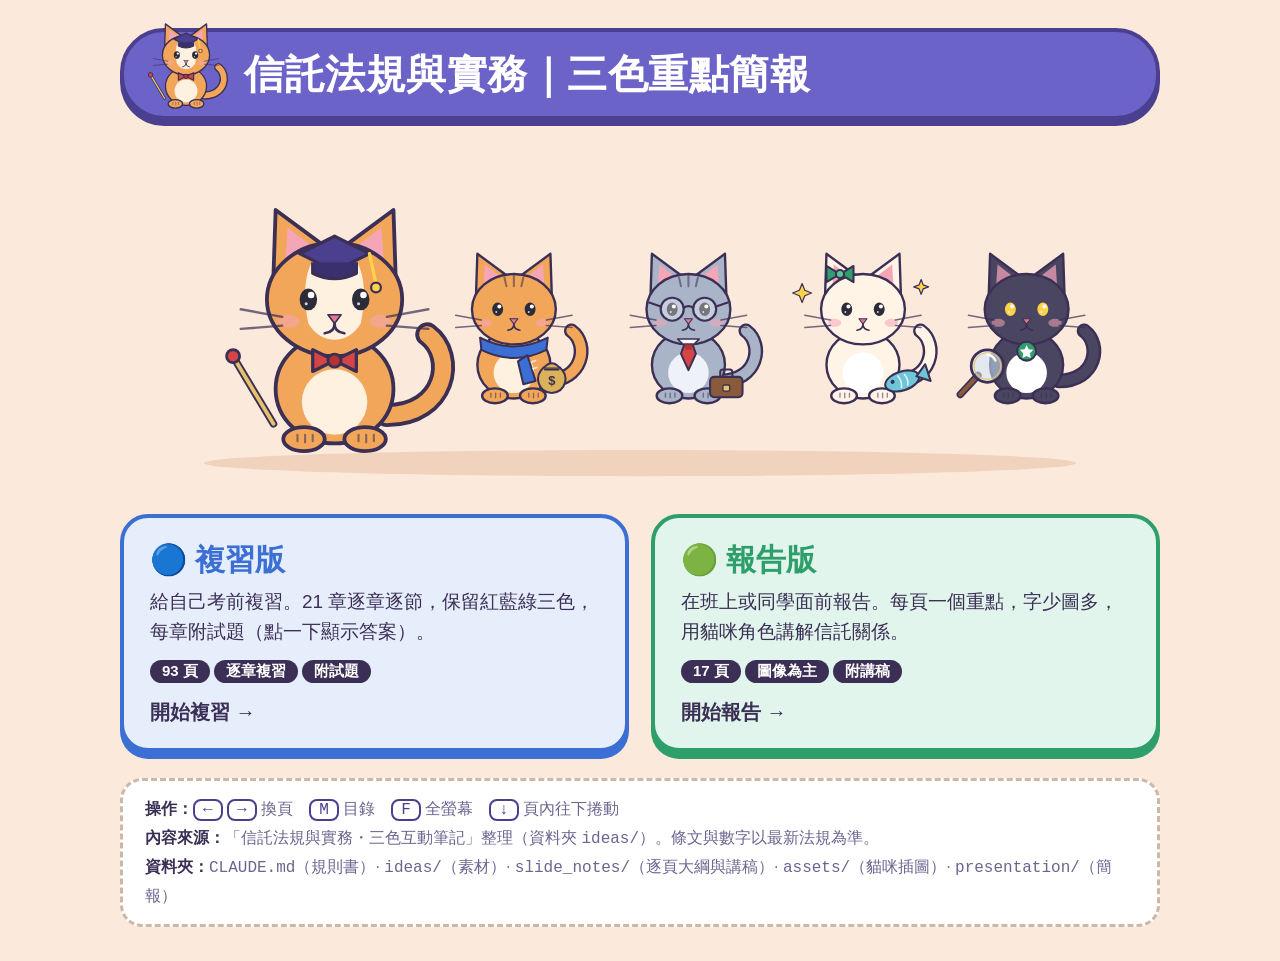
<file: index.html>
<!DOCTYPE html>
<html lang="zh-Hant">
<head>
<meta charset="utf-8">
<meta name="viewport" content="width=device-width,initial-scale=1">
<title>信託法規與實務｜三色重點簡報</title>
<style>
  :root{--bg:#fbe9dc;--ink:#3b2f55;--purple:#6c63c9;--purple-d:#4b3f8f;--red:#d64545;--blue:#3b6fd4;--green:#2e9e6b;--card:#fffaf5}
  *{box-sizing:border-box;margin:0;padding:0}
  body{min-height:100vh;background:var(--bg);color:var(--ink);font-family:'Noto Sans TC','Microsoft JhengHei','PingFang TC',sans-serif;
    display:flex;flex-direction:column;align-items:center;padding:28px 20px 40px}
  .banner{width:min(1040px,100%);background:var(--purple);border:4px solid var(--purple-d);border-radius:44px;box-shadow:0 6px 0 var(--purple-d);
    color:#fff;display:flex;align-items:center;gap:18px;padding:14px 32px 14px 120px;position:relative;min-height:92px}
  .banner img{position:absolute;left:16px;top:-18px;width:92px;height:99px}
  .banner h1{font-size:clamp(24px,4vw,40px);font-weight:900;letter-spacing:.5px}
  .hero{width:min(960px,100%);margin:18px auto 6px;display:block}
  .cards{width:min(1040px,100%);display:grid;grid-template-columns:repeat(auto-fit,minmax(300px,1fr));gap:22px;margin-top:10px}
  a.card{display:block;text-decoration:none;color:inherit;background:var(--card);border:4px solid var(--ink);border-radius:28px;padding:22px 26px;
    box-shadow:0 7px 0 var(--ink);transition:transform .12s,box-shadow .12s}
  a.card:hover{transform:translateY(3px);box-shadow:0 4px 0 var(--ink)}
  a.card.review{background:#e6eefc;border-color:var(--blue);box-shadow:0 7px 0 var(--blue)}
  a.card.report{background:#e2f5ec;border-color:var(--green);box-shadow:0 7px 0 var(--green)}
  a.card h2{font-size:30px;margin-bottom:6px}
  a.card.review h2{color:var(--blue)} a.card.report h2{color:var(--green)}
  a.card p{font-size:19px;line-height:1.6}
  .tags{margin-top:10px}.tags span{display:inline-block;background:var(--ink);color:#fff;border-radius:14px;padding:2px 12px;font-size:15px;font-weight:700;margin:2px 4px 2px 0}
  .go{display:inline-block;margin-top:14px;font-weight:900;font-size:20px}
  .note{width:min(1040px,100%);margin-top:26px;background:#fff;border:3px dashed #cdb8a6;border-radius:22px;padding:14px 22px;font-size:16px;line-height:1.7;color:#6b6590}
  .note b{color:var(--ink)}
  kbd{background:#fff;border:2px solid var(--purple-d);border-radius:8px;padding:0 8px;font:700 14px inherit;color:var(--purple-d)}
</style>
</head>
<body>
  <div class="banner"><img src="assets/cat_professor.svg" alt=""><h1>信託法規與實務｜三色重點簡報</h1></div>
  <img class="hero" src="assets/scene_cast.svg" alt="貓咪角色全員">
  <div class="cards">
    <a class="card review" href="presentation/review.html">
      <h2>🔵 複習版</h2>
      <p>給自己考前複習。21 章逐章逐節，保留紅藍綠三色，每章附試題（點一下顯示答案）。</p>
      <div class="tags"><span>93 頁</span><span>逐章複習</span><span>附試題</span></div>
      <span class="go">開始複習 →</span>
    </a>
    <a class="card report" href="presentation/report.html">
      <h2>🟢 報告版</h2>
      <p>在班上或同學面前報告。每頁一個重點，字少圖多，用貓咪角色講解信託關係。</p>
      <div class="tags"><span>17 頁</span><span>圖像為主</span><span>附講稿</span></div>
      <span class="go">開始報告 →</span>
    </a>
  </div>
  <div class="note">
    <b>操作：</b><kbd>←</kbd> <kbd>→</kbd> 換頁　<kbd>M</kbd> 目錄　<kbd>F</kbd> 全螢幕　<kbd>↓</kbd> 頁內往下捲動<br>
    <b>內容來源：</b>「信託法規與實務・三色互動筆記」整理（資料夾 <code>ideas/</code>）。條文與數字以最新法規為準。<br>
    <b>資料夾：</b><code>CLAUDE.md</code>（規則書）· <code>ideas/</code>（素材）· <code>slide_notes/</code>（逐頁大綱與講稿）· <code>assets/</code>（貓咪插圖）· <code>presentation/</code>（簡報）
  </div>
</body>
</html>
</file>
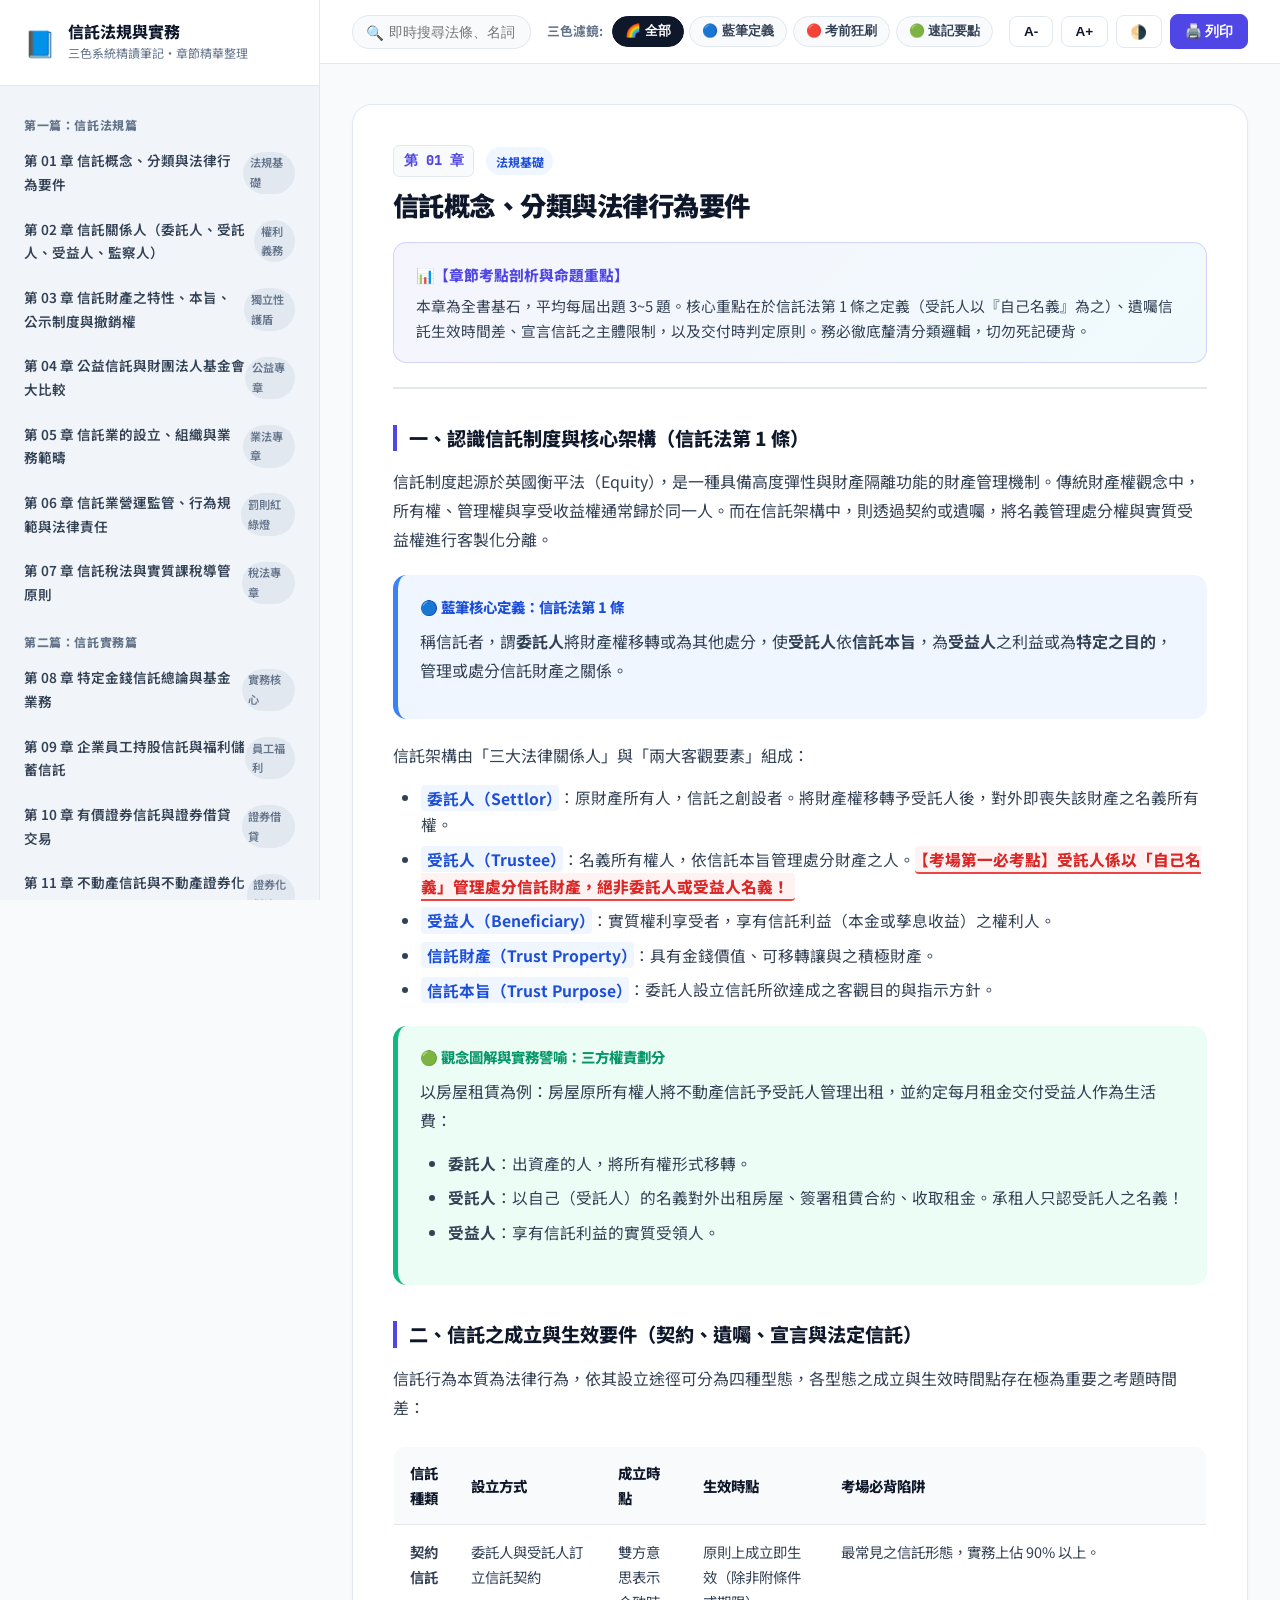
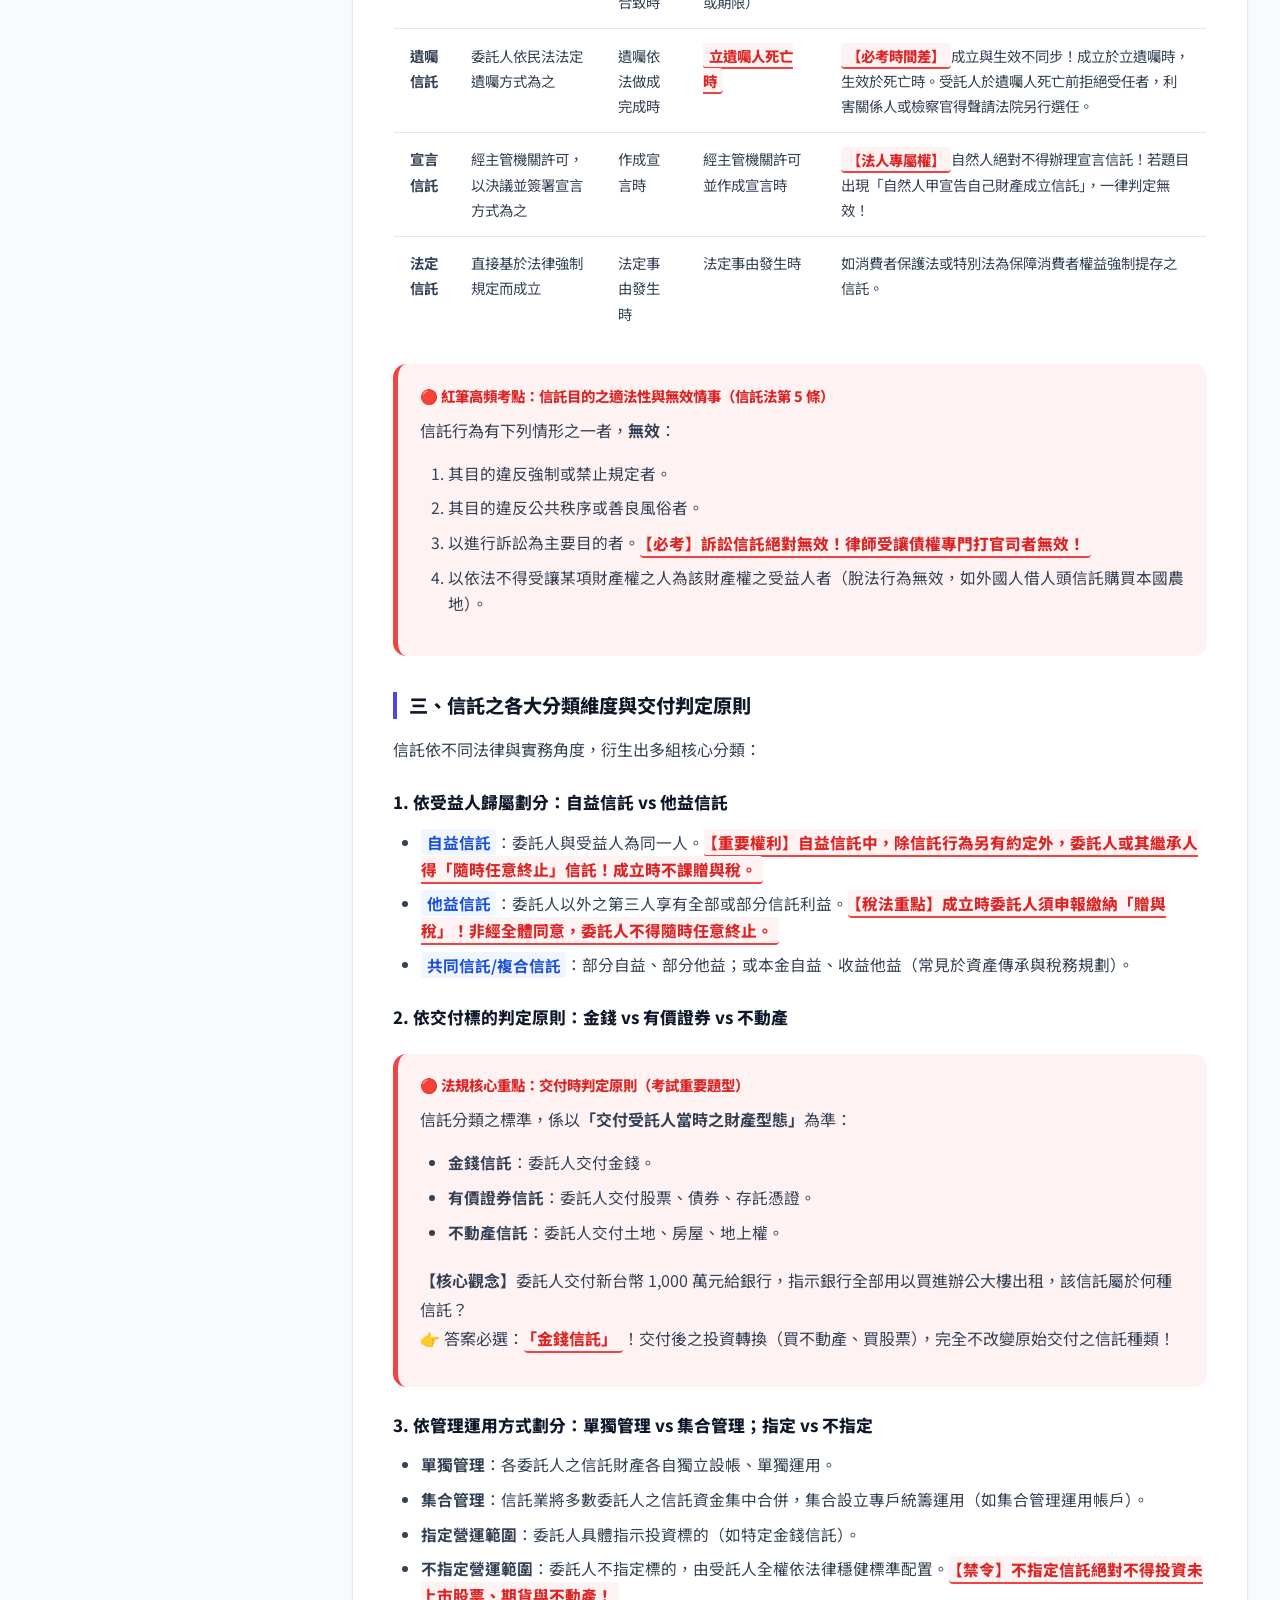
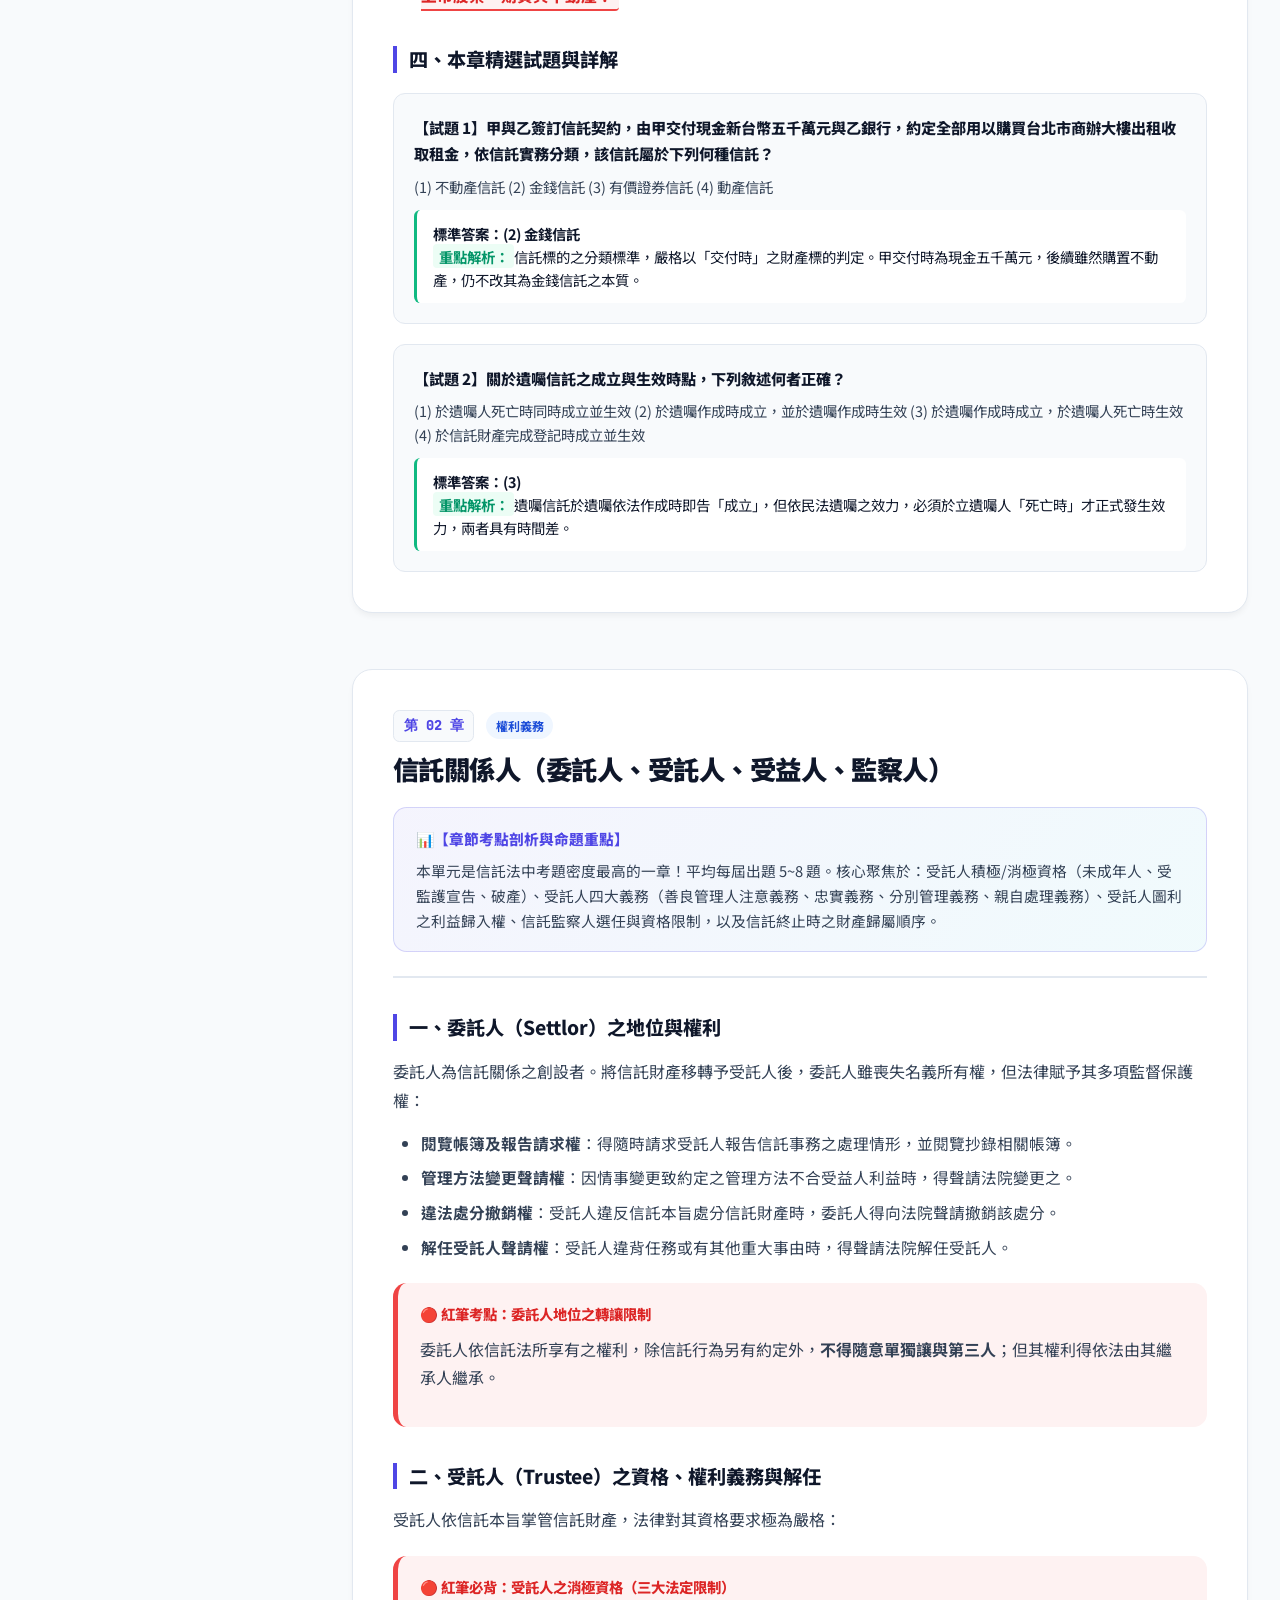
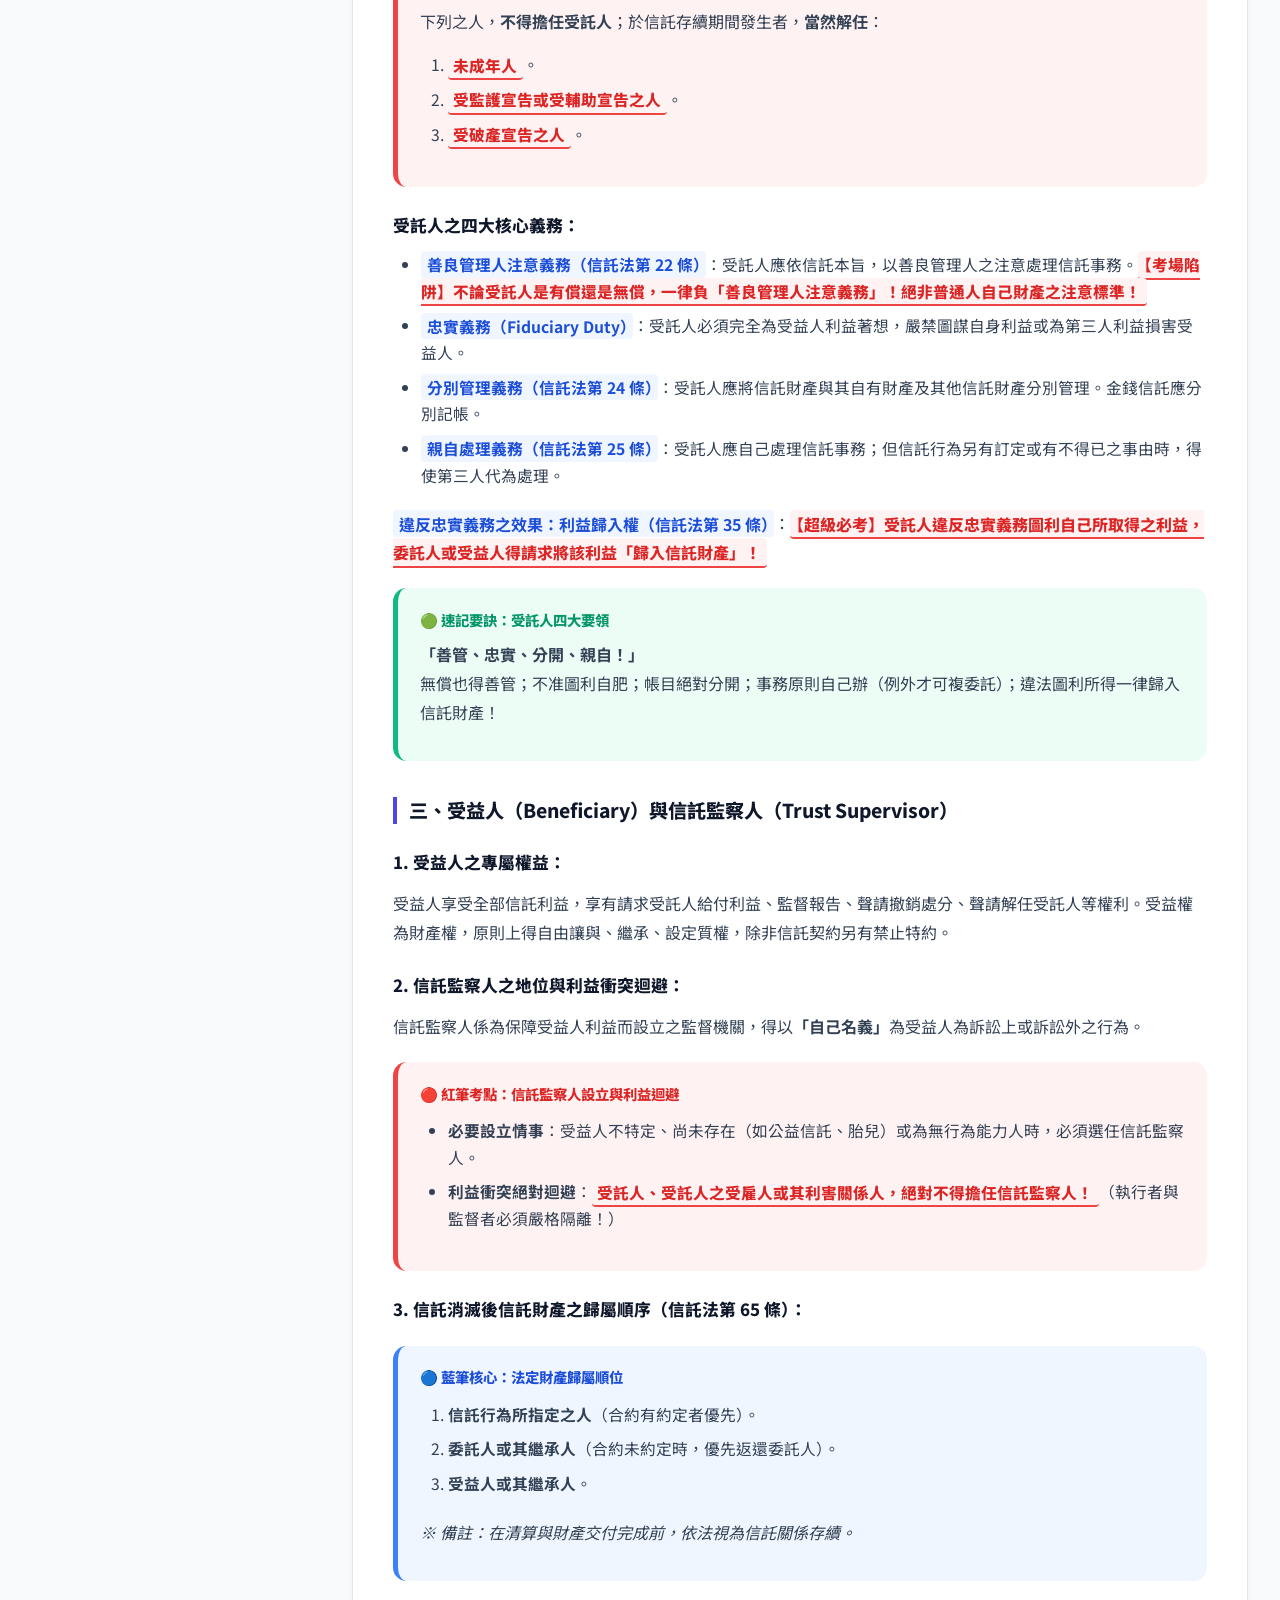
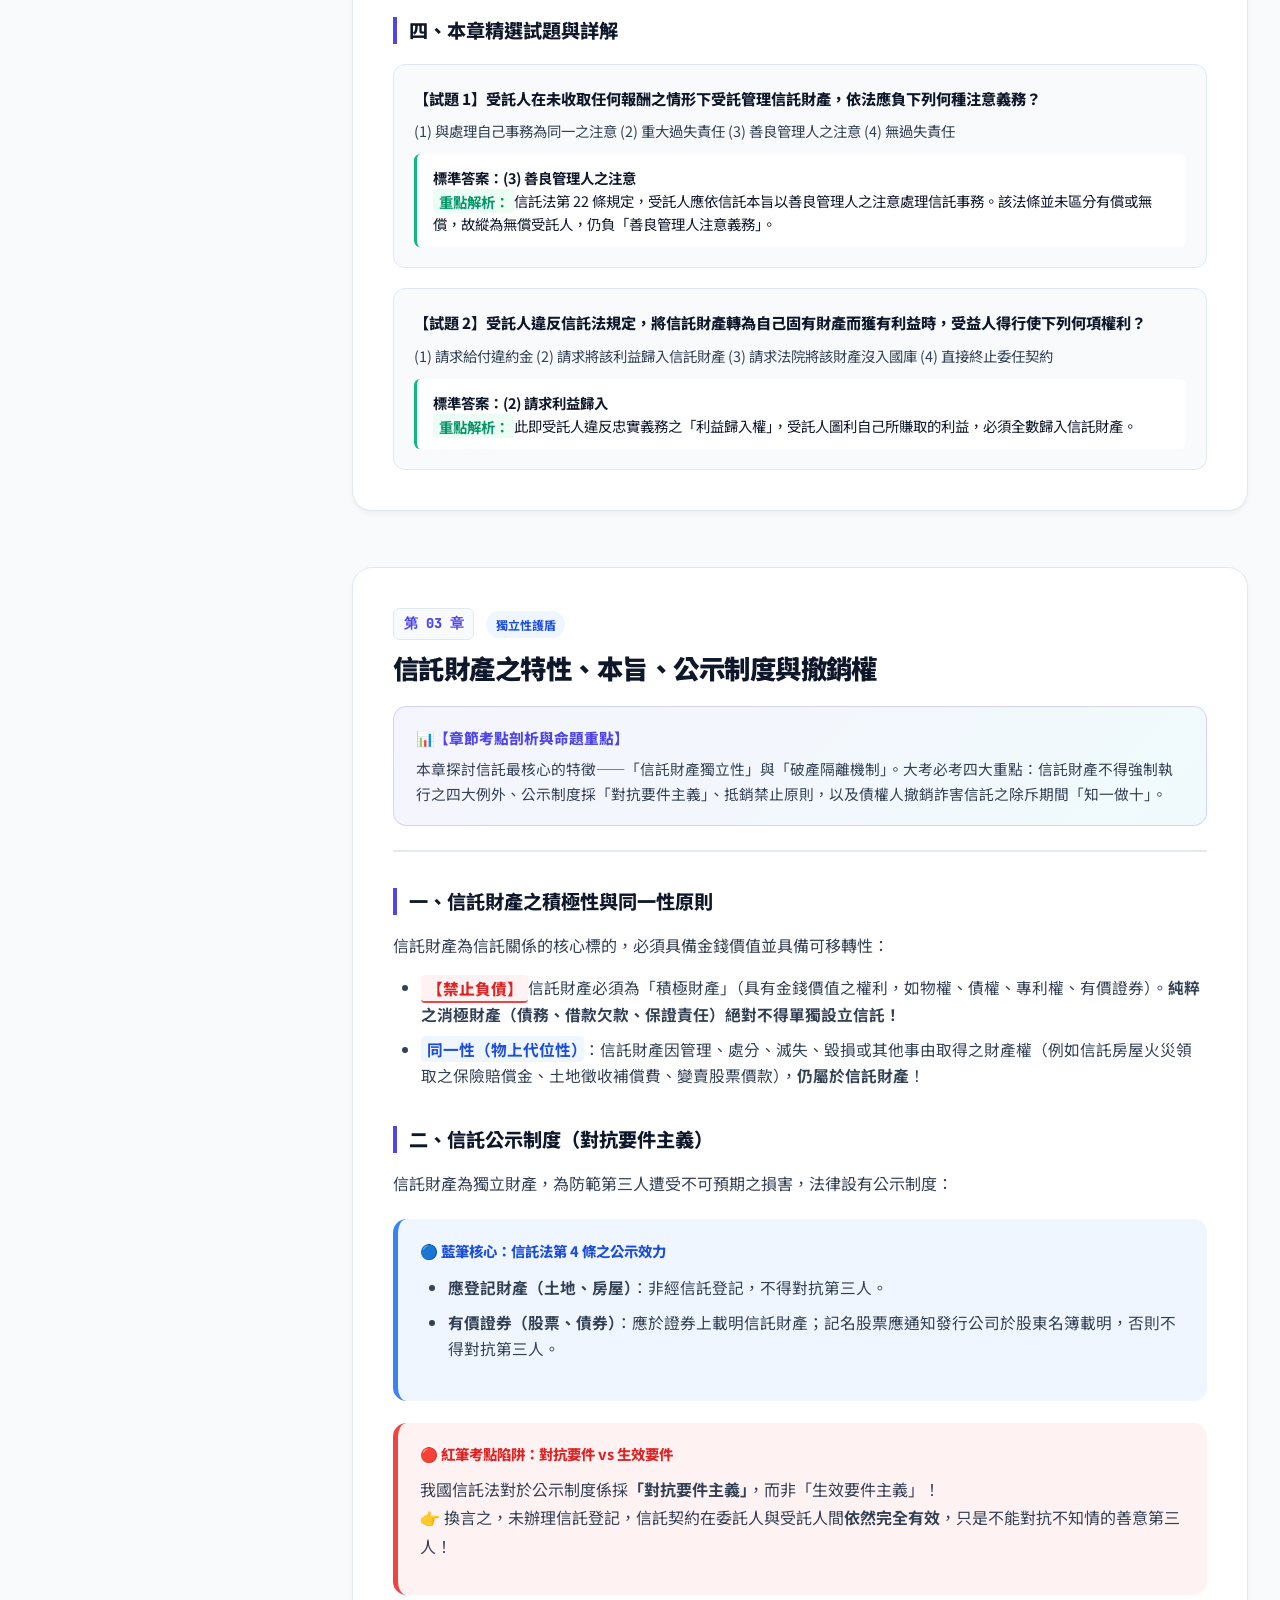
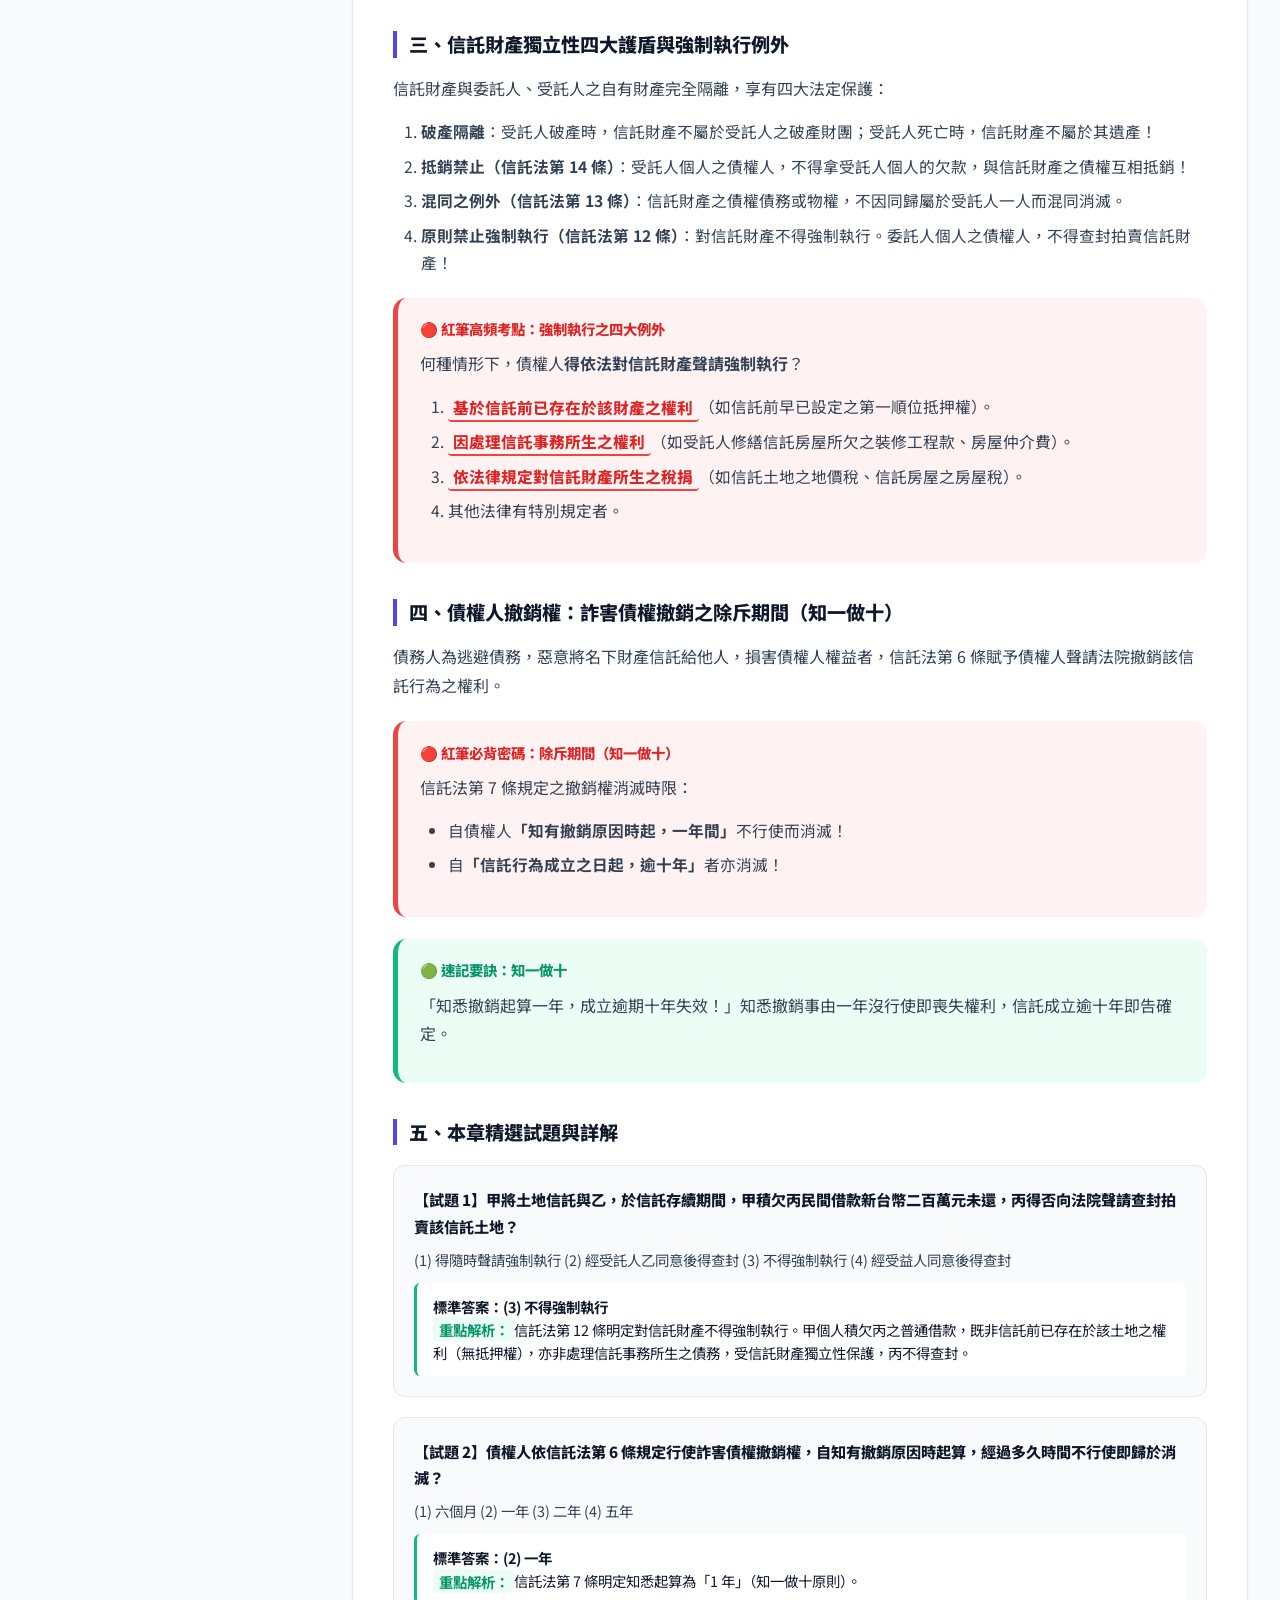
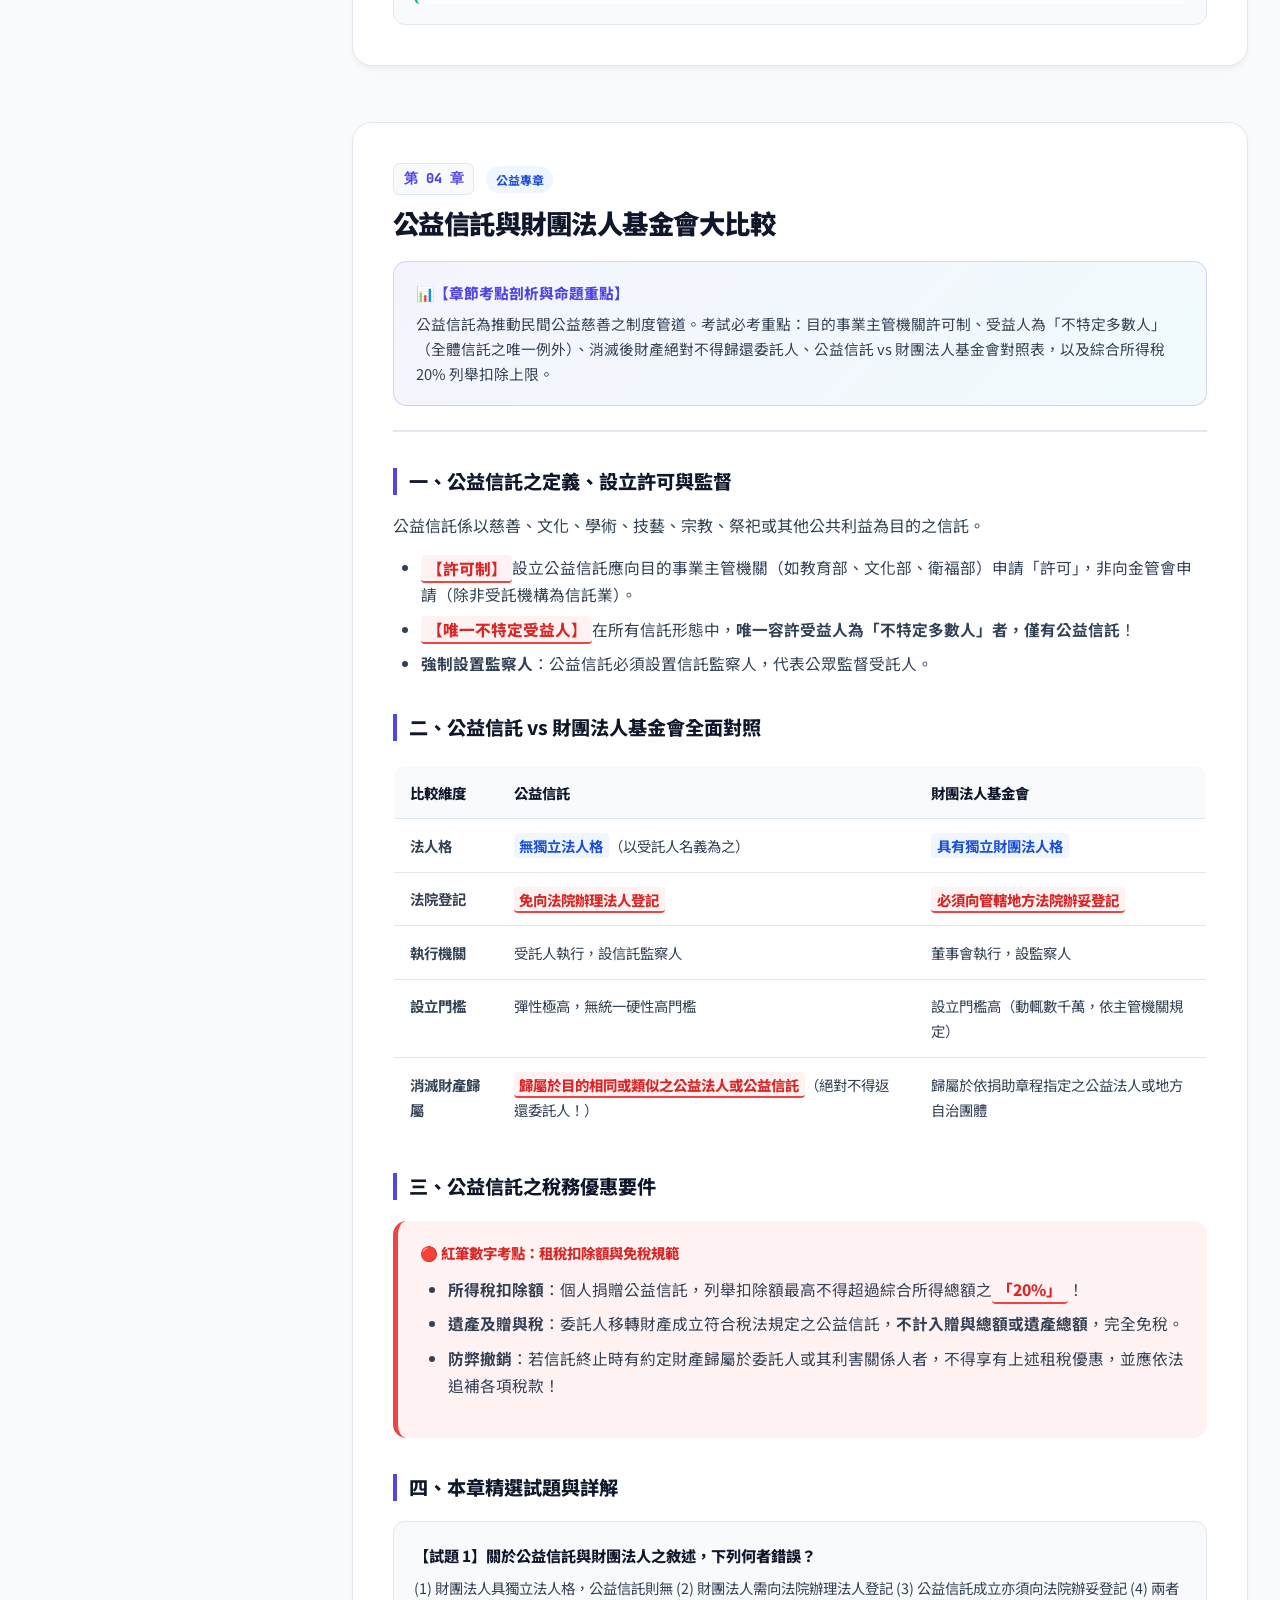
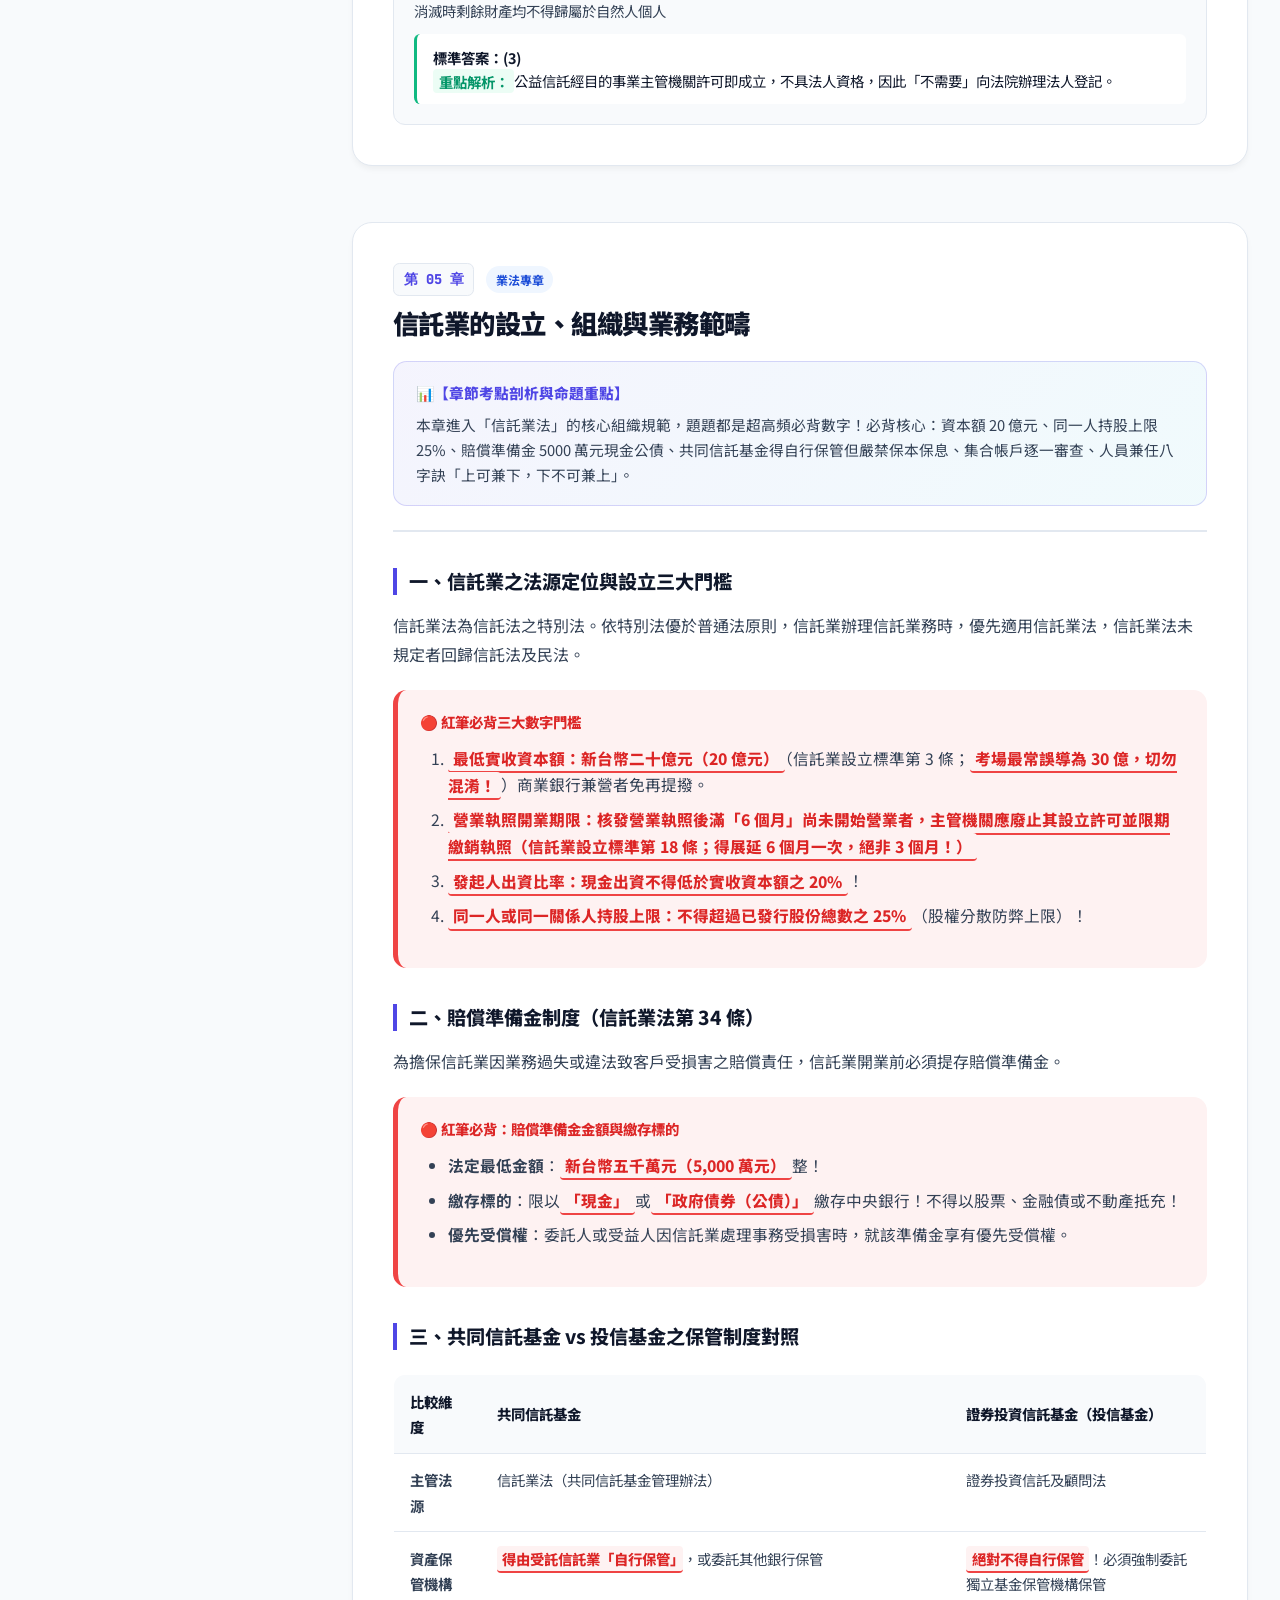
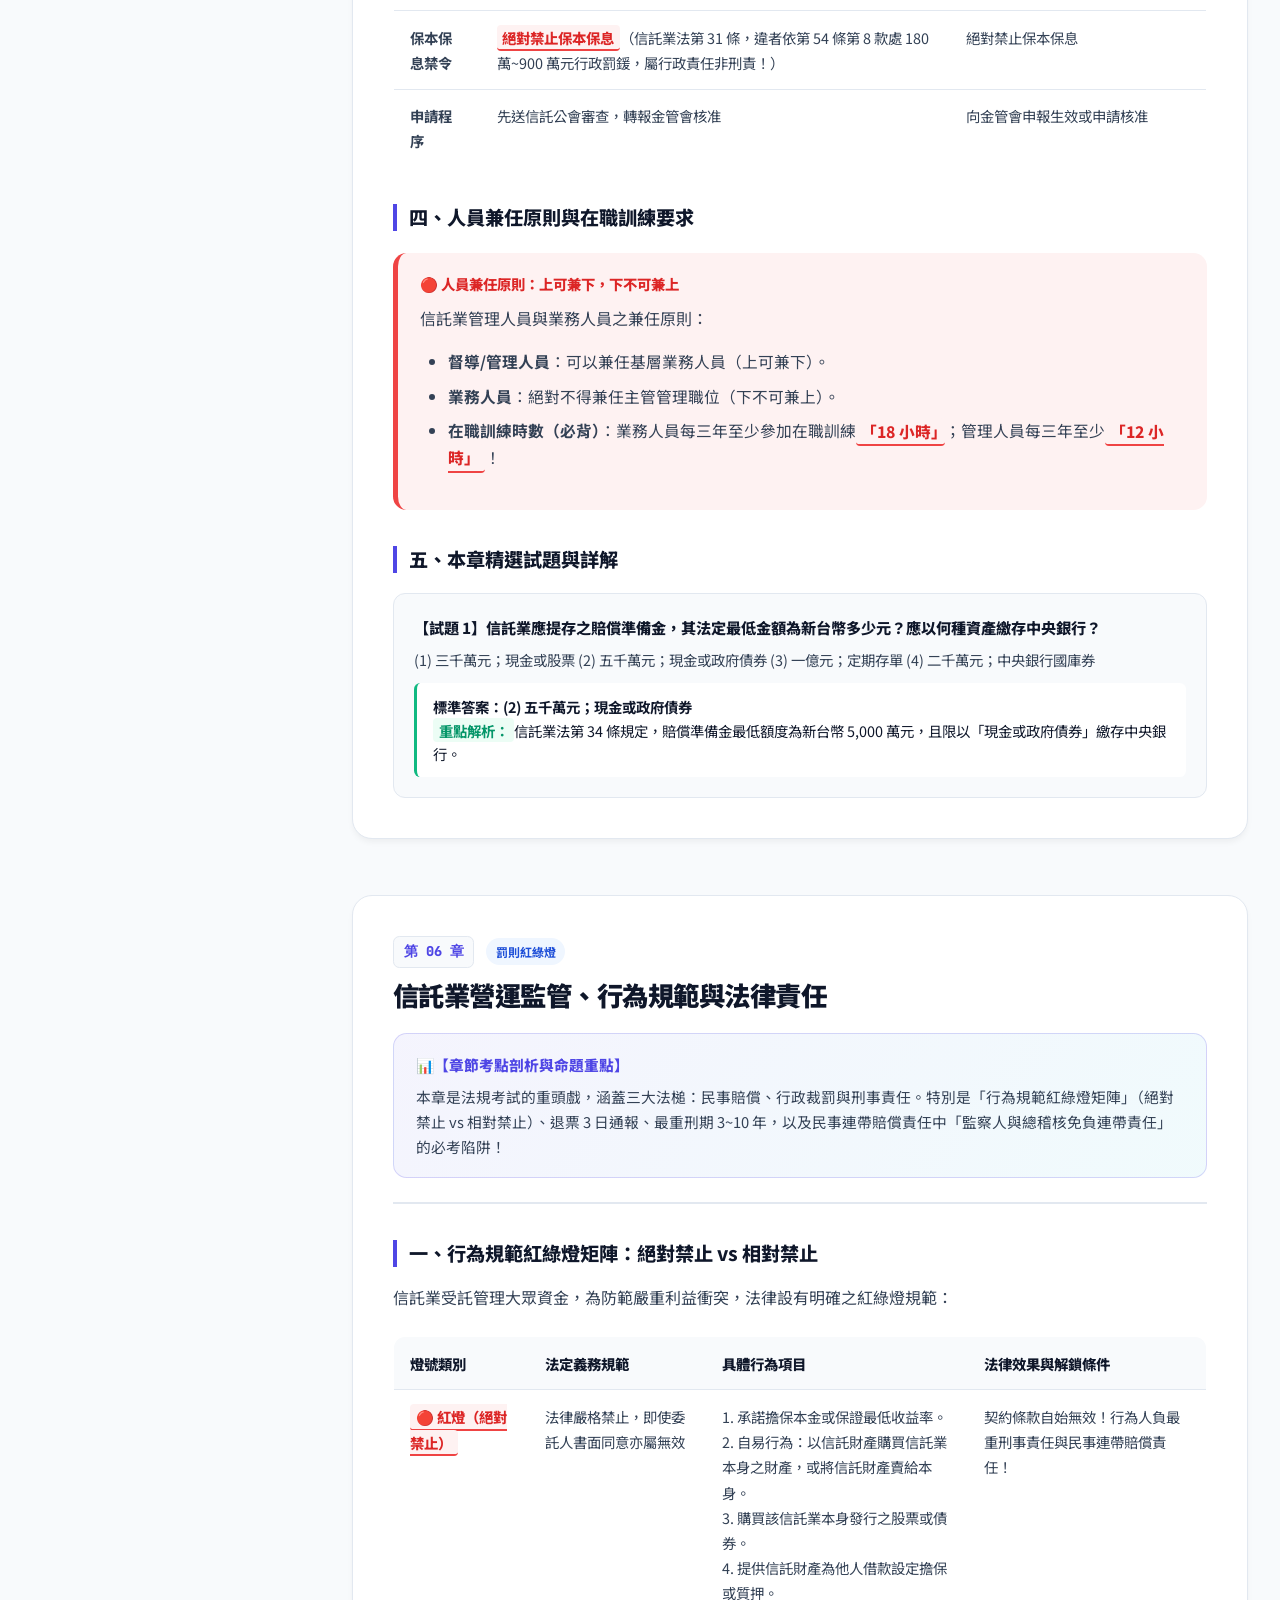
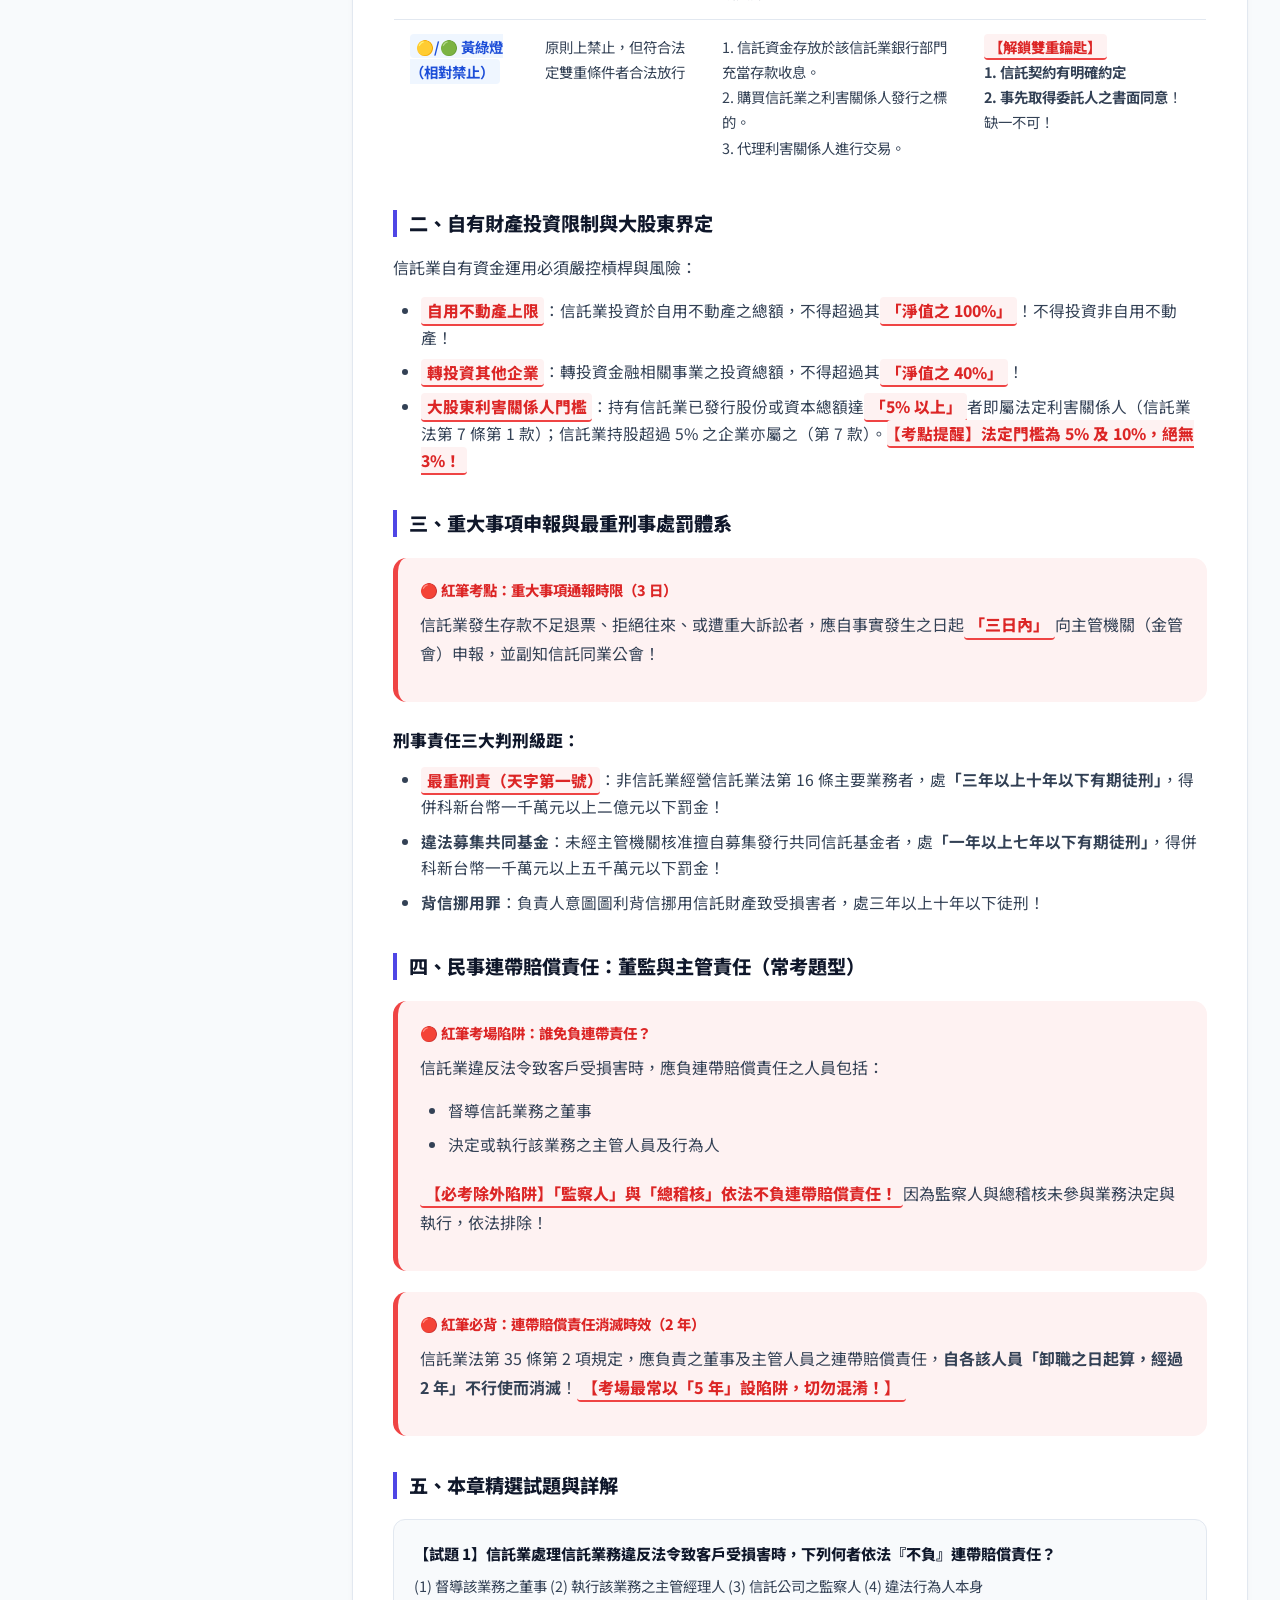
<file: ｜信託法規與實務_三色互動筆記｜.html>
<!DOCTYPE html>
<html lang="zh-TW">
<head>
  <meta charset="UTF-8">
  <meta name="viewport" content="width=device-width, initial-scale=1.0">
  <title>信託法規與實務・三色系統精讀筆記（條理精華手冊）</title>
  <link rel="preconnect" href="https://fonts.googleapis.com">
  <link href="https://fonts.googleapis.com/css2?family=Noto+Sans+TC:wght@400;500;700;900&family=JetBrains+Mono:wght@400;600;700&display=swap" rel="stylesheet">
  <style>
    :root {
      --bg-base: #f8fafc;
      --bg-surface: #ffffff;
      --bg-sidebar: #f1f5f9;
      --border-color: #e2e8f0;
      
      --text-main: #0f172a;
      --text-secondary: #334155;
      --text-muted: #64748b;
      
      --primary: #4f46e5;
      --primary-hover: #4338ca;
      
      --blue-main: #1d4ed8;
      --blue-bg: #eff6ff;
      --blue-border: #3b82f6;
      
      --red-main: #dc2626;
      --red-bg: #fef2f2;
      --red-border: #ef4444;
      
      --green-main: #059669;
      --green-bg: #ecfdf5;
      --green-border: #10b981;
      
      --font-scale: 1rem;
      --sidebar-width: 320px;
      --header-height: 64px;
    }

    [data-theme="dark"] {
      --bg-base: #0f172a;
      --bg-surface: #1e293b;
      --bg-sidebar: #0b1120;
      --border-color: #334155;
      
      --text-main: #f8fafc;
      --text-secondary: #cbd5e1;
      --text-muted: #94a3b8;
      
      --primary: #6366f1;
      --primary-hover: #4f46e5;
      
      --blue-main: #93c5fd;
      --blue-bg: rgba(30, 58, 138, 0.3);
      --blue-border: #60a5fa;
      
      --red-main: #fca5a5;
      --red-bg: rgba(127, 29, 29, 0.3);
      --red-border: #f87171;
      
      --green-main: #6ee7b7;
      --green-bg: rgba(6, 78, 59, 0.3);
      --green-border: #34d399;
    }

    * { box-sizing: border-box; margin: 0; padding: 0; }
    html { scroll-behavior: smooth; font-size: var(--font-scale); }
    body {
      font-family: 'Noto Sans TC', system-ui, -apple-system, sans-serif;
      background-color: var(--bg-base);
      color: var(--text-main);
      line-height: 1.75;
      transition: background-color 0.2s, color 0.2s;
    }

    /* Layout */
    .app-layout {
      display: flex;
      min-height: 100vh;
    }

    /* Sidebar */
    .sidebar {
      width: var(--sidebar-width);
      background-color: var(--bg-sidebar);
      border-right: 1px solid var(--border-color);
      position: fixed;
      top: 0;
      bottom: 0;
      left: 0;
      z-index: 50;
      display: flex;
      flex-direction: column;
      transition: transform 0.3s ease;
    }
    .sidebar-header {
      padding: 1.25rem 1.5rem;
      border-bottom: 1px solid var(--border-color);
      display: flex;
      align-items: center;
      gap: 0.75rem;
      background-color: var(--bg-surface);
    }
    .brand-icon { font-size: 1.6rem; }
    .brand-text h1 { font-size: 1rem; font-weight: 800; line-height: 1.3; }
    .brand-text p { font-size: 0.75rem; color: var(--text-muted); }

    .sidebar-nav {
      flex: 1;
      overflow-y: auto;
      padding: 1rem 0.75rem;
      scrollbar-width: thin;
    }
    .nav-group-title {
      font-size: 0.75rem;
      font-weight: 800;
      color: var(--text-muted);
      text-transform: uppercase;
      letter-spacing: 0.05em;
      padding: 0.75rem 0.75rem 0.35rem;
    }
    .nav-item {
      display: flex;
      align-items: center;
      justify-content: space-between;
      padding: 0.55rem 0.75rem;
      border-radius: 0.5rem;
      color: var(--text-secondary);
      text-decoration: none;
      font-size: 0.85rem;
      font-weight: 600;
      margin-bottom: 0.2rem;
      transition: all 0.15s;
    }
    .nav-item:hover {
      background-color: var(--bg-surface);
      color: var(--text-main);
    }
    .nav-item.active {
      background-color: var(--primary);
      color: #ffffff;
    }
    .nav-item .nav-badge {
      font-size: 0.7rem;
      padding: 0.1rem 0.4rem;
      border-radius: 9999px;
      background-color: var(--border-color);
      color: var(--text-muted);
    }
    .nav-item.active .nav-badge {
      background-color: rgba(255, 255, 255, 0.25);
      color: #ffffff;
    }

    /* Main Content Area */
    .main-wrapper {
      flex: 1;
      margin-left: var(--sidebar-width);
      display: flex;
      flex-direction: column;
      min-width: 0;
    }

    /* Top Sticky Navbar */
    .top-navbar {
      position: sticky;
      top: 0;
      z-index: 40;
      height: var(--header-height);
      background-color: var(--bg-surface);
      border-bottom: 1px solid var(--border-color);
      padding: 0 2rem;
      display: flex;
      align-items: center;
      justify-content: space-between;
      gap: 1rem;
      backdrop-filter: blur(8px);
    }
    .nav-left {
      display: flex;
      align-items: center;
      gap: 1rem;
      flex: 1;
    }
    .search-input-wrap {
      position: relative;
      max-width: 420px;
      width: 100%;
    }
    .search-input-wrap input {
      width: 100%;
      padding: 0.5rem 1rem 0.5rem 2.25rem;
      border-radius: 9999px;
      border: 1px solid var(--border-color);
      background-color: var(--bg-base);
      color: var(--text-main);
      font-size: 0.88rem;
      outline: none;
      transition: all 0.2s;
    }
    .search-input-wrap input:focus {
      border-color: var(--primary);
      box-shadow: 0 0 0 3px rgba(79, 70, 229, 0.15);
    }
    .search-input-icon {
      position: absolute;
      left: 0.85rem;
      top: 50%;
      transform: translateY(-50%);
      color: var(--text-muted);
      font-size: 0.9rem;
    }

    /* Filter Controls */
    .filter-pills {
      display: flex;
      align-items: center;
      gap: 0.35rem;
    }
    .filter-pill {
      padding: 0.35rem 0.75rem;
      border-radius: 9999px;
      font-size: 0.8rem;
      font-weight: 700;
      border: 1px solid var(--border-color);
      background-color: var(--bg-base);
      color: var(--text-secondary);
      cursor: pointer;
      user-select: none;
      transition: all 0.15s;
    }
    .filter-pill:hover { border-color: var(--text-muted); }
    .filter-pill.active {
      background-color: var(--text-main);
      color: var(--bg-surface);
      border-color: var(--text-main);
    }
    .filter-pill-blue.active { background-color: var(--blue-main); border-color: var(--blue-main); color: #fff; }
    .filter-pill-red.active { background-color: var(--red-main); border-color: var(--red-main); color: #fff; }
    .filter-pill-green.active { background-color: var(--green-main); border-color: var(--green-main); color: #fff; }

    .nav-actions {
      display: flex;
      align-items: center;
      gap: 0.5rem;
    }
    .btn {
      padding: 0.45rem 0.85rem;
      border-radius: 0.5rem;
      font-size: 0.85rem;
      font-weight: 600;
      cursor: pointer;
      border: 1px solid var(--border-color);
      background-color: var(--bg-surface);
      color: var(--text-main);
      display: inline-flex;
      align-items: center;
      gap: 0.35rem;
      transition: all 0.15s;
    }
    .btn:hover { background-color: var(--bg-base); }
    .btn-primary {
      background-color: var(--primary);
      color: #fff;
      border-color: var(--primary);
    }
    .btn-primary:hover { background-color: var(--primary-hover); }

    /* Content Body */
    .content-container {
      max-width: 980px;
      margin: 0 auto;
      padding: 2.5rem 2rem 6rem;
      width: 100%;
    }

    /* Chapter Section */
    .chapter-card {
      background-color: var(--bg-surface);
      border: 1px solid var(--border-color);
      border-radius: 1.25rem;
      padding: 2.5rem;
      margin-bottom: 3.5rem;
      box-shadow: 0 4px 6px -1px rgb(0 0 0 / 0.05);
      position: relative;
    }
    .chapter-header {
      margin-bottom: 2rem;
      border-bottom: 2px solid var(--border-color);
      padding-bottom: 1.5rem;
    }
    .chapter-meta {
      display: flex;
      align-items: center;
      gap: 0.75rem;
      margin-bottom: 0.6rem;
    }
    .chapter-num {
      font-family: 'JetBrains Mono', monospace;
      font-size: 0.85rem;
      font-weight: 800;
      color: var(--primary);
      background-color: var(--bg-base);
      padding: 0.2rem 0.6rem;
      border-radius: 0.4rem;
      border: 1px solid var(--border-color);
    }
    .chapter-badge {
      font-size: 0.75rem;
      font-weight: 700;
      padding: 0.2rem 0.6rem;
      border-radius: 9999px;
      background-color: var(--blue-bg);
      color: var(--blue-main);
    }
    .chapter-title {
      font-size: 1.65rem;
      font-weight: 900;
      letter-spacing: -0.02em;
      line-height: 1.35;
      color: var(--text-main);
    }

    /* Analysis Box */
    .analysis-box {
      background: linear-gradient(135deg, rgba(79, 70, 229, 0.06), rgba(6, 182, 212, 0.06));
      border: 1px solid rgba(79, 70, 229, 0.2);
      border-radius: 0.85rem;
      padding: 1.15rem 1.35rem;
      margin-top: 1.25rem;
      font-size: 0.92rem;
      color: var(--text-secondary);
      line-height: 1.7;
    }
    .analysis-title {
      font-weight: 800;
      color: var(--primary);
      margin-bottom: 0.4rem;
      display: flex;
      align-items: center;
      gap: 0.4rem;
    }

    /* Subsections Typography */
    .section-block {
      margin-top: 2.25rem;
    }
    .section-title {
      font-size: 1.2rem;
      font-weight: 800;
      color: var(--text-main);
      margin-bottom: 1rem;
      padding-left: 0.75rem;
      border-left: 4px solid var(--primary);
      line-height: 1.4;
    }
    .section-block p {
      margin-bottom: 1rem;
      color: var(--text-secondary);
      font-size: 1rem;
      line-height: 1.8;
    }
    .section-block ul, .section-block ol {
      margin: 0.75rem 0 1.25rem 1.75rem;
      color: var(--text-secondary);
      font-size: 0.98rem;
    }
    .section-block li {
      margin-bottom: 0.5rem;
      line-height: 1.7;
    }
    .section-block h4 {
      font-size: 1.05rem;
      font-weight: 800;
      color: var(--text-main);
      margin: 1.5rem 0 0.75rem;
    }

    /* Three-Color Highlight Classes (Inline) */
    .hl-blue {
      color: var(--blue-main);
      font-weight: 700;
      background-color: var(--blue-bg);
      padding: 0.1rem 0.35rem;
      border-radius: 0.25rem;
    }
    .hl-red {
      color: var(--red-main);
      font-weight: 800;
      background-color: var(--red-bg);
      padding: 0.1rem 0.35rem;
      border-radius: 0.25rem;
      border-bottom: 2px solid var(--red-border);
    }
    .hl-green {
      color: var(--green-main);
      font-weight: 700;
      background-color: var(--green-bg);
      padding: 0.1rem 0.35rem;
      border-radius: 0.25rem;
    }

    /* Dedicated Callout Boxes */
    .note-box {
      border-radius: 0.85rem;
      padding: 1.15rem 1.35rem;
      margin: 1.35rem 0;
      border-left: 5px solid;
      font-size: 0.95rem;
      line-height: 1.75;
    }
    .box-title {
      font-weight: 800;
      font-size: 0.9rem;
      margin-bottom: 0.5rem;
      display: flex;
      align-items: center;
      gap: 0.4rem;
    }
    .blue-box {
      border-color: var(--blue-border);
      background-color: var(--blue-bg);
      color: var(--text-secondary);
    }
    .blue-box .box-title { color: var(--blue-main); }

    .red-box {
      border-color: var(--red-border);
      background-color: var(--red-bg);
      color: var(--text-secondary);
    }
    .red-box .box-title { color: var(--red-main); }

    .green-box {
      border-color: var(--green-border);
      background-color: var(--green-bg);
      color: var(--text-secondary);
    }
    .green-box .box-title { color: var(--green-main); }

    /* Data Comparison Tables */
    .data-table {
      width: 100%;
      border-collapse: collapse;
      margin: 1.5rem 0;
      border-radius: 0.75rem;
      overflow: hidden;
      border: 1px solid var(--border-color);
      font-size: 0.9rem;
    }
    .data-table th {
      background-color: var(--bg-base);
      padding: 0.85rem 1rem;
      font-weight: 800;
      text-align: left;
      border-bottom: 1px solid var(--border-color);
      color: var(--text-main);
    }
    .data-table td {
      padding: 0.85rem 1rem;
      border-bottom: 1px solid var(--border-color);
      vertical-align: top;
      color: var(--text-secondary);
    }
    .data-table tr:hover td {
      background-color: var(--bg-base);
    }

    /* Practice Quiz Block */
    .quiz-item {
      background-color: var(--bg-base);
      border: 1px solid var(--border-color);
      border-radius: 0.75rem;
      padding: 1.25rem;
      margin-top: 1.25rem;
    }
    .q-title {
      font-weight: 800;
      color: var(--text-main);
      font-size: 0.95rem;
      margin-bottom: 0.5rem;
    }
    .q-options {
      font-size: 0.9rem;
      color: var(--text-secondary);
      margin-bottom: 0.75rem;
      line-height: 1.6;
    }
    .q-ans-box {
      background-color: var(--bg-surface);
      border-left: 3px solid var(--green-border);
      padding: 0.75rem 1rem;
      border-radius: 0.4rem;
      font-size: 0.9rem;
      line-height: 1.6;
    }

    /* Filter Active Modes */
    body.mode-blue .hl-red, body.mode-blue .red-box { opacity: 0.35; }
    body.mode-blue .hl-green, body.mode-blue .green-box { opacity: 0.35; }

    body.mode-red .hl-blue, body.mode-red .blue-box { opacity: 0.35; }
    body.mode-red .hl-green, body.mode-red .green-box { opacity: 0.35; }
    body.mode-red .hl-red {
      font-size: 1.05em;
      box-shadow: 0 0 8px rgba(239, 68, 68, 0.4);
    }

    body.mode-green .hl-blue, body.mode-green .blue-box { opacity: 0.35; }
    body.mode-green .hl-red, body.mode-green .red-box { opacity: 0.35; }

    /* Mobile Responsive */
    @media (max-width: 992px) {
      .sidebar {
        transform: translateX(-100%);
      }
      .sidebar.open {
        transform: translateX(0);
      }
      .main-wrapper {
        margin-left: 0;
      }
      .content-container {
        padding: 1.5rem 1rem 4rem;
      }
      .chapter-card {
        padding: 1.5rem;
      }
    }

    /* Print Styles */
    @media print {
      .sidebar, .top-navbar, .btn { display: none !important; }
      .main-wrapper { margin-left: 0 !important; }
      .chapter-card {
        border: none;
        box-shadow: none;
        padding: 0;
        margin-bottom: 3rem;
        page-break-after: always;
      }
      body { background: #fff; color: #000; font-size: 11pt; }
    }
  </style>
</head>
<body>

  <div class="app-layout">
    <!-- Left Sidebar: Comprehensive TOC -->
    <aside class="sidebar" id="sidebar">
      <div class="sidebar-header">
        <div class="brand-icon">📘</div>
        <div class="brand-text">
          <h1>信託法規與實務</h1>
          <p>三色系統精讀筆記・章節精華整理</p>
        </div>
      </div>

      <nav class="sidebar-nav" id="sidebar-nav">
        <!-- Generated by JS -->
      </nav>
    </aside>

    <!-- Main Content Wrapper -->
    <div class="main-wrapper">
      <!-- Sticky Navbar -->
      <header class="top-navbar">
        <div class="nav-left">
          <button class="btn" id="mobile-toggle" style="display: none;">☰</button>
          <div class="search-input-wrap">
            <span class="search-input-icon">🔍</span>
            <input type="text" id="search-input" placeholder="即時搜尋法條、名詞、數字（如：35人、自易行為、導管原則）...">
          </div>
        </div>

        <div class="filter-pills">
          <span style="font-size: 0.8rem; font-weight: 700; color: var(--text-muted); margin-right: 0.25rem;">三色濾鏡:</span>
          <button class="filter-pill active" data-mode="all">🌈 全部</button>
          <button class="filter-pill filter-pill-blue" data-mode="blue">🔵 藍筆定義</button>
          <button class="filter-pill filter-pill-red" data-mode="red">🔴 考前狂刷</button>
          <button class="filter-pill filter-pill-green" data-mode="green">🟢 速記要點</button>
        </div>

        <div class="nav-actions">
          <button class="btn" id="btn-font-dec" title="字體縮小">A-</button>
          <button class="btn" id="btn-font-inc" title="字體放大">A+</button>
          <button class="btn" id="theme-toggle" title="切換深淺模式">🌗</button>
          <button class="btn btn-primary" onclick="window.print()" title="友善列印">🖨️ 列印</button>
        </div>
      </header>

      <!-- Main Reader Body -->
      <main class="content-container" id="content-container">
        <!-- Rendered by JS -->
      </main>
    </div>
  </div>

  <script>
    const CHAPTERS_DATA = [{"id": "chap1", "number": "第 01 章", "title": "信託概念、分類與法律行為要件", "badge": "法規基礎", "analysis": "本章為全書基石，平均每屆出題 3~5 題。核心重點在於信託法第 1 條之定義（受託人以『自己名義』為之）、遺囑信託生效時間差、宣言信託之主體限制，以及交付時判定原則。務必徹底釐清分類邏輯，切勿死記硬背。", "sections": [{"sub_title": "一、認識信託制度與核心架構（信託法第 1 條）", "content": "\n<p>信託制度起源於英國衡平法（Equity），是一種具備高度彈性與財產隔離功能的財產管理機制。傳統財產權觀念中，所有權、管理權與享受收益權通常歸於同一人。而在信託架構中，則透過契約或遺囑，將名義管理處分權與實質受益權進行客製化分離。</p>\n\n<div class=\"note-box blue-box\">\n  <div class=\"box-title\">🔵 藍筆核心定義：信託法第 1 條</div>\n  <p>稱信託者，謂<strong>委託人</strong>將財產權移轉或為其他處分，使<strong>受託人</strong>依<strong>信託本旨</strong>，為<strong>受益人</strong>之利益或為<strong>特定之目的</strong>，管理或處分信託財產之關係。</p>\n</div>\n\n<p>信託架構由「三大法律關係人」與「兩大客觀要素」組成：</p>\n<ul>\n  <li><span class=\"hl-blue\">委託人（Settlor）</span>：原財產所有人，信託之創設者。將財產權移轉予受託人後，對外即喪失該財產之名義所有權。</li>\n  <li><span class=\"hl-blue\">受託人（Trustee）</span>：名義所有權人，依信託本旨管理處分財產之人。<span class=\"hl-red\">【考場第一必考點】受託人係以「自己名義」管理處分信託財產，絕非委託人或受益人名義！</span></li>\n  <li><span class=\"hl-blue\">受益人（Beneficiary）</span>：實質權利享受者，享有信託利益（本金或孳息收益）之權利人。</li>\n  <li><span class=\"hl-blue\">信託財產（Trust Property）</span>：具有金錢價值、可移轉讓與之積極財產。</li>\n  <li><span class=\"hl-blue\">信託本旨（Trust Purpose）</span>：委託人設立信託所欲達成之客觀目的與指示方針。</li>\n</ul>\n\n<div class=\"note-box green-box\">\n  <div class=\"box-title\">🟢 觀念圖解與實務譬喻：三方權責劃分</div>\n  <p>以房屋租賃為例：房屋原所有權人將不動產信託予受託人管理出租，並約定每月租金交付受益人作為生活費：</p>\n  <ul>\n    <li><strong>委託人</strong>：出資產的人，將所有權形式移轉。</li>\n    <li><strong>受託人</strong>：以自己（受託人）的名義對外出租房屋、簽署租賃合約、收取租金。承租人只認受託人之名義！</li>\n    <li><strong>受益人</strong>：享有信託利益的實質受領人。</li>\n  </ul>\n</div>\n"}, {"sub_title": "二、信託之成立與生效要件（契約、遺囑、宣言與法定信託）", "content": "\n<p>信託行為本質為法律行為，依其設立途徑可分為四種型態，各型態之成立與生效時間點存在極為重要之考題時間差：</p>\n\n<table class=\"data-table\">\n  <thead>\n    <tr>\n      <th>信託種類</th>\n      <th>設立方式</th>\n      <th>成立時點</th>\n      <th>生效時點</th>\n      <th>考場必背陷阱</th>\n    </tr>\n  </thead>\n  <tbody>\n    <tr>\n      <td><strong>契約信託</strong></td>\n      <td>委託人與受託人訂立信託契約</td>\n      <td>雙方意思表示合致時</td>\n      <td>原則上成立即生效（除非附條件或期限）</td>\n      <td>最常見之信託形態，實務上佔 90% 以上。</td>\n    </tr>\n    <tr>\n      <td><strong>遺囑信託</strong></td>\n      <td>委託人依民法法定遺囑方式為之</td>\n      <td>遺囑依法做成完成時</td>\n      <td><span class=\"hl-red\">立遺囑人死亡時</span></td>\n      <td><span class=\"hl-red\">【必考時間差】</span>成立與生效不同步！成立於立遺囑時，生效於死亡時。受託人於遺囑人死亡前拒絕受任者，利害關係人或檢察官得聲請法院另行選任。</td>\n    </tr>\n    <tr>\n      <td><strong>宣言信託</strong></td>\n      <td>經主管機關許可，以決議並簽署宣言方式為之</td>\n      <td>作成宣言時</td>\n      <td>經主管機關許可並作成宣言時</td>\n      <td><span class=\"hl-red\">【法人專屬權】</span>自然人絕對不得辦理宣言信託！若題目出現「自然人甲宣告自己財產成立信託」，一律判定無效！</td>\n    </tr>\n    <tr>\n      <td><strong>法定信託</strong></td>\n      <td>直接基於法律強制規定而成立</td>\n      <td>法定事由發生時</td>\n      <td>法定事由發生時</td>\n      <td>如消費者保護法或特別法為保障消費者權益強制提存之信託。</td>\n    </tr>\n  </tbody>\n</table>\n\n<div class=\"note-box red-box\">\n  <div class=\"box-title\">🔴 紅筆高頻考點：信託目的之適法性與無效情事（信託法第 5 條）</div>\n  <p>信託行為有下列情形之一者，<strong>無效</strong>：</p>\n  <ol>\n    <li>其目的違反強制或禁止規定者。</li>\n    <li>其目的違反公共秩序或善良風俗者。</li>\n    <li>以進行訴訟為主要目的者。<span class=\"hl-red\">【必考】訴訟信託絕對無效！律師受讓債權專門打官司者無效！</span></li>\n    <li>以依法不得受讓某項財產權之人為該財產權之受益人者（脫法行為無效，如外國人借人頭信託購買本國農地）。</li>\n  </ol>\n</div>\n"}, {"sub_title": "三、信託之各大分類維度與交付判定原則", "content": "\n<p>信託依不同法律與實務角度，衍生出多組核心分類：</p>\n\n<h4>1. 依受益人歸屬劃分：自益信託 vs 他益信託</h4>\n<ul>\n  <li><span class=\"hl-blue\">自益信託</span>：委託人與受益人為同一人。<span class=\"hl-red\">【重要權利】自益信託中，除信託行為另有約定外，委託人或其繼承人得「隨時任意終止」信託！成立時不課贈與稅。</span></li>\n  <li><span class=\"hl-blue\">他益信託</span>：委託人以外之第三人享有全部或部分信託利益。<span class=\"hl-red\">【稅法重點】成立時委託人須申報繳納「贈與稅」！非經全體同意，委託人不得隨時任意終止。</span></li>\n  <li><span class=\"hl-blue\">共同信託/複合信託</span>：部分自益、部分他益；或本金自益、收益他益（常見於資產傳承與稅務規劃）。</li>\n</ul>\n\n<h4>2. 依交付標的判定原則：金錢 vs 有價證券 vs 不動產</h4>\n<div class=\"note-box red-box\">\n  <div class=\"box-title\">🔴 法規核心重點：交付時判定原則（考試重要題型）</div>\n  <p>信託分類之標準，係以<strong>「交付受託人當時之財產型態」</strong>為準：</p>\n  <ul>\n    <li><strong>金錢信託</strong>：委託人交付金錢。</li>\n    <li><strong>有價證券信託</strong>：委託人交付股票、債券、存託憑證。</li>\n    <li><strong>不動產信託</strong>：委託人交付土地、房屋、地上權。</li>\n  </ul>\n  <p><strong>【核心觀念】</strong>委託人交付新台幣 1,000 萬元給銀行，指示銀行全部用以買進辦公大樓出租，該信託屬於何種信託？<br>\n  👉 答案必選：<span class=\"hl-red\">「金錢信託」</span>！交付後之投資轉換（買不動產、買股票），完全不改變原始交付之信託種類！</p>\n</div>\n\n<h4>3. 依管理運用方式劃分：單獨管理 vs 集合管理；指定 vs 不指定</h4>\n<ul>\n  <li><strong>單獨管理</strong>：各委託人之信託財產各自獨立設帳、單獨運用。</li>\n  <li><strong>集合管理</strong>：信託業將多數委託人之信託資金集中合併，集合設立專戶統籌運用（如集合管理運用帳戶）。</li>\n  <li><strong>指定營運範圍</strong>：委託人具體指示投資標的（如特定金錢信託）。</li>\n  <li><strong>不指定營運範圍</strong>：委託人不指定標的，由受託人全權依法律穩健標準配置。<span class=\"hl-red\">【禁令】不指定信託絕對不得投資未上市股票、期貨與不動產！</span></li>\n</ul>\n"}, {"sub_title": "四、本章精選試題與詳解", "content": "\n<div class=\"quiz-item\">\n  <div class=\"q-title\">【試題 1】甲與乙簽訂信託契約，由甲交付現金新台幣五千萬元與乙銀行，約定全部用以購買台北市商辦大樓出租收取租金，依信託實務分類，該信託屬於下列何種信託？</div>\n  <div class=\"q-options\">(1) 不動產信託 (2) 金錢信託 (3) 有價證券信託 (4) 動產信託</div>\n  <div class=\"q-ans-box\">\n    <strong>標準答案：(2) 金錢信託</strong><br>\n    <span class=\"hl-green\">重點解析：</span>信託標的之分類標準，嚴格以「交付時」之財產標的判定。甲交付時為現金五千萬元，後續雖然購置不動產，仍不改其為金錢信託之本質。\n  </div>\n</div>\n\n<div class=\"quiz-item\">\n  <div class=\"q-title\">【試題 2】關於遺囑信託之成立與生效時點，下列敘述何者正確？</div>\n  <div class=\"q-options\">(1) 於遺囑人死亡時同時成立並生效 (2) 於遺囑作成時成立，並於遺囑作成時生效 (3) 於遺囑作成時成立，於遺囑人死亡時生效 (4) 於信託財產完成登記時成立並生效</div>\n  <div class=\"q-ans-box\">\n    <strong>標準答案：(3)</strong><br>\n    <span class=\"hl-green\">重點解析：</span>遺囑信託於遺囑依法作成時即告「成立」，但依民法遺囑之效力，必須於立遺囑人「死亡時」才正式發生效力，兩者具有時間差。\n  </div>\n</div>\n"}]}, {"id": "chap2", "number": "第 02 章", "title": "信託關係人（委託人、受託人、受益人、監察人）", "badge": "權利義務", "analysis": "本單元是信託法中考題密度最高的一章！平均每屆出題 5~8 題。核心聚焦於：受託人積極/消極資格（未成年人、受監護宣告、破產）、受託人四大義務（善良管理人注意義務、忠實義務、分別管理義務、親自處理義務）、受託人圖利之利益歸入權、信託監察人選任與資格限制，以及信託終止時之財產歸屬順序。", "sections": [{"sub_title": "一、委託人（Settlor）之地位與權利", "content": "\n<p>委託人為信託關係之創設者。將信託財產移轉予受託人後，委託人雖喪失名義所有權，但法律賦予其多項監督保護權：</p>\n<ul>\n  <li><strong>閱覽帳簿及報告請求權</strong>：得隨時請求受託人報告信託事務之處理情形，並閱覽抄錄相關帳簿。</li>\n  <li><strong>管理方法變更聲請權</strong>：因情事變更致約定之管理方法不合受益人利益時，得聲請法院變更之。</li>\n  <li><strong>違法處分撤銷權</strong>：受託人違反信託本旨處分信託財產時，委託人得向法院聲請撤銷該處分。</li>\n  <li><strong>解任受託人聲請權</strong>：受託人違背任務或有其他重大事由時，得聲請法院解任受託人。</li>\n</ul>\n<div class=\"note-box red-box\">\n  <div class=\"box-title\">🔴 紅筆考點：委託人地位之轉讓限制</div>\n  <p>委託人依信託法所享有之權利，除信託行為另有約定外，<strong>不得隨意單獨讓與第三人</strong>；但其權利得依法由其繼承人繼承。</p>\n</div>\n"}, {"sub_title": "二、受託人（Trustee）之資格、權利義務與解任", "content": "\n<p>受託人依信託本旨掌管信託財產，法律對其資格要求極為嚴格：</p>\n\n<div class=\"note-box red-box\">\n  <div class=\"box-title\">🔴 紅筆必背：受託人之消極資格（三大法定限制）</div>\n  <p>下列之人，<strong>不得擔任受託人</strong>；於信託存續期間發生者，<strong>當然解任</strong>：</p>\n  <ol>\n    <li><span class=\"hl-red\">未成年人</span>。</li>\n    <li><span class=\"hl-red\">受監護宣告或受輔助宣告之人</span>。</li>\n    <li><span class=\"hl-red\">受破產宣告之人</span>。</li>\n  </ol>\n</div>\n\n<h4>受託人之四大核心義務：</h4>\n<ul>\n  <li><span class=\"hl-blue\">善良管理人注意義務（信託法第 22 條）</span>：受託人應依信託本旨，以善良管理人之注意處理信託事務。<span class=\"hl-red\">【考場陷阱】不論受託人是有償還是無償，一律負「善良管理人注意義務」！絕非普通人自己財產之注意標準！</span></li>\n  <li><span class=\"hl-blue\">忠實義務（Fiduciary Duty）</span>：受託人必須完全為受益人利益著想，嚴禁圖謀自身利益或為第三人利益損害受益人。</li>\n  <li><span class=\"hl-blue\">分別管理義務（信託法第 24 條）</span>：受託人應將信託財產與其自有財產及其他信託財產分別管理。金錢信託應分別記帳。</li>\n  <li><span class=\"hl-blue\">親自處理義務（信託法第 25 條）</span>：受託人應自己處理信託事務；但信託行為另有訂定或有不得已之事由時，得使第三人代為處理。</li>\n</ul>\n\n<p><span class=\"hl-blue\">違反忠實義務之效果：利益歸入權（信託法第 35 條）</span>：<span class=\"hl-red\">【超級必考】受託人違反忠實義務圖利自己所取得之利益，委託人或受益人得請求將該利益「歸入信託財產」！</span></p>\n\n<div class=\"note-box green-box\">\n  <div class=\"box-title\">🟢 速記要訣：受託人四大要領</div>\n  <p><strong>「善管、忠實、分開、親自！」</strong><br>\n  無償也得善管；不准圖利自肥；帳目絕對分開；事務原則自己辦（例外才可複委託）；違法圖利所得一律歸入信託財產！</p>\n</div>\n"}, {"sub_title": "三、受益人（Beneficiary）與信託監察人（Trust Supervisor）", "content": "\n<h4>1. 受益人之專屬權益：</h4>\n<p>受益人享受全部信託利益，享有請求受託人給付利益、監督報告、聲請撤銷處分、聲請解任受託人等權利。受益權為財產權，原則上得自由讓與、繼承、設定質權，除非信託契約另有禁止特約。</p>\n\n<h4>2. 信託監察人之地位與利益衝突迴避：</h4>\n<p>信託監察人係為保障受益人利益而設立之監督機關，得以<strong>「自己名義」</strong>為受益人為訴訟上或訴訟外之行為。</p>\n\n<div class=\"note-box red-box\">\n  <div class=\"box-title\">🔴 紅筆考點：信託監察人設立與利益迴避</div>\n  <ul>\n    <li><strong>必要設立情事</strong>：受益人不特定、尚未存在（如公益信託、胎兒）或為無行為能力人時，必須選任信託監察人。</li>\n    <li><strong>利益衝突絕對迴避</strong>：<span class=\"hl-red\">受託人、受託人之受雇人或其利害關係人，絕對不得擔任信託監察人！</span>（執行者與監督者必須嚴格隔離！）</li>\n  </ul>\n</div>\n\n<h4>3. 信託消滅後信託財產之歸屬順序（信託法第 65 條）：</h4>\n<div class=\"note-box blue-box\">\n  <div class=\"box-title\">🔵 藍筆核心：法定財產歸屬順位</div>\n  <ol>\n    <li><strong>信託行為所指定之人</strong>（合約有約定者優先）。</li>\n    <li><strong>委託人或其繼承人</strong>（合約未約定時，優先返還委託人）。</li>\n    <li><strong>受益人或其繼承人</strong>。</li>\n  </ol>\n  <p><em>※ 備註：在清算與財產交付完成前，依法視為信託關係存續。</em></p>\n</div>\n"}, {"sub_title": "四、本章精選試題與詳解", "content": "\n<div class=\"quiz-item\">\n  <div class=\"q-title\">【試題 1】受託人在未收取任何報酬之情形下受託管理信託財產，依法應負下列何種注意義務？</div>\n  <div class=\"q-options\">(1) 與處理自己事務為同一之注意 (2) 重大過失責任 (3) 善良管理人之注意 (4) 無過失責任</div>\n  <div class=\"q-ans-box\">\n    <strong>標準答案：(3) 善良管理人之注意</strong><br>\n    <span class=\"hl-green\">重點解析：</span>信託法第 22 條規定，受託人應依信託本旨以善良管理人之注意處理信託事務。該法條並未區分有償或無償，故縱為無償受託人，仍負「善良管理人注意義務」。\n  </div>\n</div>\n\n<div class=\"quiz-item\">\n  <div class=\"q-title\">【試題 2】受託人違反信託法規定，將信託財產轉為自己固有財產而獲有利益時，受益人得行使下列何項權利？</div>\n  <div class=\"q-options\">(1) 請求給付違約金 (2) 請求將該利益歸入信託財產 (3) 請求法院將該財產沒入國庫 (4) 直接終止委任契約</div>\n  <div class=\"q-ans-box\">\n    <strong>標準答案：(2) 請求利益歸入</strong><br>\n    <span class=\"hl-green\">重點解析：</span>此即受託人違反忠實義務之「利益歸入權」，受託人圖利自己所賺取的利益，必須全數歸入信託財產。\n  </div>\n</div>\n"}]}, {"id": "chap3", "number": "第 03 章", "title": "信託財產之特性、本旨、公示制度與撤銷權", "badge": "獨立性護盾", "analysis": "本章探討信託最核心的特徵——「信託財產獨立性」與「破產隔離機制」。大考必考四大重點：信託財產不得強制執行之四大例外、公示制度採「對抗要件主義」、抵銷禁止原則，以及債權人撤銷詐害信託之除斥期間「知一做十」。", "sections": [{"sub_title": "一、信託財產之積極性與同一性原則", "content": "\n<p>信託財產為信託關係的核心標的，必須具備金錢價值並具備可移轉性：</p>\n<ul>\n  <li><span class=\"hl-red\">【禁止負債】</span>信託財產必須為「積極財產」（具有金錢價值之權利，如物權、債權、專利權、有價證券）。<strong>純粹之消極財產（債務、借款欠款、保證責任）絕對不得單獨設立信託！</strong></li>\n  <li><span class=\"hl-blue\">同一性（物上代位性）</span>：信託財產因管理、處分、滅失、毀損或其他事由取得之財產權（例如信託房屋火災領取之保險賠償金、土地徵收補償費、變賣股票價款），<strong>仍屬於信託財產</strong>！</li>\n</ul>\n"}, {"sub_title": "二、信託公示制度（對抗要件主義）", "content": "\n<p>信託財產為獨立財產，為防範第三人遭受不可預期之損害，法律設有公示制度：</p>\n<div class=\"note-box blue-box\">\n  <div class=\"box-title\">🔵 藍筆核心：信託法第 4 條之公示效力</div>\n  <ul>\n    <li><strong>應登記財產（土地、房屋）</strong>：非經信託登記，不得對抗第三人。</li>\n    <li><strong>有價證券（股票、債券）</strong>：應於證券上載明信託財產；記名股票應通知發行公司於股東名簿載明，否則不得對抗第三人。</li>\n  </ul>\n</div>\n\n<div class=\"note-box red-box\">\n  <div class=\"box-title\">🔴 紅筆考點陷阱：對抗要件 vs 生效要件</div>\n  <p>我國信託法對於公示制度係採<strong>「對抗要件主義」</strong>，而非「生效要件主義」！<br>\n  👉 換言之，未辦理信託登記，信託契約在委託人與受託人間<strong>依然完全有效</strong>，只是不能對抗不知情的善意第三人！</p>\n</div>\n"}, {"sub_title": "三、信託財產獨立性四大護盾與強制執行例外", "content": "\n<p>信託財產與委託人、受託人之自有財產完全隔離，享有四大法定保護：</p>\n<ol>\n  <li><strong>破產隔離</strong>：受託人破產時，信託財產不屬於受託人之破產財團；受託人死亡時，信託財產不屬於其遺產！</li>\n  <li><strong>抵銷禁止（信託法第 14 條）</strong>：受託人個人之債權人，不得拿受託人個人的欠款，與信託財產之債權互相抵銷！</li>\n  <li><strong>混同之例外（信託法第 13 條）</strong>：信託財產之債權債務或物權，不因同歸屬於受託人一人而混同消滅。</li>\n  <li><strong>原則禁止強制執行（信託法第 12 條）</strong>：對信託財產不得強制執行。委託人個人之債權人，不得查封拍賣信託財產！</li>\n</ol>\n\n<div class=\"note-box red-box\">\n  <div class=\"box-title\">🔴 紅筆高頻考點：強制執行之四大例外</div>\n  <p>何種情形下，債權人<strong>得依法對信託財產聲請強制執行</strong>？</p>\n  <ol>\n    <li><span class=\"hl-red\">基於信託前已存在於該財產之權利</span>（如信託前早已設定之第一順位抵押權）。</li>\n    <li><span class=\"hl-red\">因處理信託事務所生之權利</span>（如受託人修繕信託房屋所欠之裝修工程款、房屋仲介費）。</li>\n    <li><span class=\"hl-red\">依法律規定對信託財產所生之稅捐</span>（如信託土地之地價稅、信託房屋之房屋稅）。</li>\n    <li>其他法律有特別規定者。</li>\n  </ol>\n</div>\n"}, {"sub_title": "四、債權人撤銷權：詐害債權撤銷之除斥期間（知一做十）", "content": "\n<p>債務人為逃避債務，惡意將名下財產信託給他人，損害債權人權益者，信託法第 6 條賦予債權人聲請法院撤銷該信託行為之權利。</p>\n\n<div class=\"note-box red-box\">\n  <div class=\"box-title\">🔴 紅筆必背密碼：除斥期間（知一做十）</div>\n  <p>信託法第 7 條規定之撤銷權消滅時限：</p>\n  <ul>\n    <li>自債權人<strong>「知有撤銷原因時起，一年間」</strong>不行使而消滅！</li>\n    <li>自<strong>「信託行為成立之日起，逾十年」</strong>者亦消滅！</li>\n  </ul>\n</div>\n\n<div class=\"note-box green-box\">\n  <div class=\"box-title\">🟢 速記要訣：知一做十</div>\n  <p>「知悉撤銷起算一年，成立逾期十年失效！」知悉撤銷事由一年沒行使即喪失權利，信託成立逾十年即告確定。</p>\n</div>\n"}, {"sub_title": "五、本章精選試題與詳解", "content": "\n<div class=\"quiz-item\">\n  <div class=\"q-title\">【試題 1】甲將土地信託與乙，於信託存續期間，甲積欠丙民間借款新台幣二百萬元未還，丙得否向法院聲請查封拍賣該信託土地？</div>\n  <div class=\"q-options\">(1) 得隨時聲請強制執行 (2) 經受託人乙同意後得查封 (3) 不得強制執行 (4) 經受益人同意後得查封</div>\n  <div class=\"q-ans-box\">\n    <strong>標準答案：(3) 不得強制執行</strong><br>\n    <span class=\"hl-green\">重點解析：</span>信託法第 12 條明定對信託財產不得強制執行。甲個人積欠丙之普通借款，既非信託前已存在於該土地之權利（無抵押權），亦非處理信託事務所生之債務，受信託財產獨立性保護，丙不得查封。\n  </div>\n</div>\n\n<div class=\"quiz-item\">\n  <div class=\"q-title\">【試題 2】債權人依信託法第 6 條規定行使詐害債權撤銷權，自知有撤銷原因時起算，經過多久時間不行使即歸於消滅？</div>\n  <div class=\"q-options\">(1) 六個月 (2) 一年 (3) 二年 (4) 五年</div>\n  <div class=\"q-ans-box\">\n    <strong>標準答案：(2) 一年</strong><br>\n    <span class=\"hl-green\">重點解析：</span>信託法第 7 條明定知悉起算為「1 年」（知一做十原則）。\n  </div>\n</div>\n"}]}, {"id": "chap4", "number": "第 04 章", "title": "公益信託與財團法人基金會大比較", "badge": "公益專章", "analysis": "公益信託為推動民間公益慈善之制度管道。考試必考重點：目的事業主管機關許可制、受益人為「不特定多數人」（全體信託之唯一例外）、消滅後財產絕對不得歸還委託人、公益信託 vs 財團法人基金會對照表，以及綜合所得稅 20% 列舉扣除上限。", "sections": [{"sub_title": "一、公益信託之定義、設立許可與監督", "content": "\n<p>公益信託係以慈善、文化、學術、技藝、宗教、祭祀或其他公共利益為目的之信託。</p>\n<ul>\n  <li><span class=\"hl-red\">【許可制】</span>設立公益信託應向目的事業主管機關（如教育部、文化部、衛福部）申請「許可」，非向金管會申請（除非受託機構為信託業）。</li>\n  <li><span class=\"hl-red\">【唯一不特定受益人】</span>在所有信託形態中，<strong>唯一容許受益人為「不特定多數人」者，僅有公益信託</strong>！</li>\n  <li><strong>強制設置監察人</strong>：公益信託必須設置信託監察人，代表公眾監督受託人。</li>\n</ul>\n"}, {"sub_title": "二、公益信託 vs 財團法人基金會全面對照", "content": "\n<table class=\"data-table\">\n  <thead>\n    <tr>\n      <th>比較維度</th>\n      <th>公益信託</th>\n      <th>財團法人基金會</th>\n    </tr>\n  </thead>\n  <tbody>\n    <tr>\n      <td><strong>法人格</strong></td>\n      <td><span class=\"hl-blue\">無獨立法人格</span>（以受託人名義為之）</td>\n      <td><span class=\"hl-blue\">具有獨立財團法人格</span></td>\n    </tr>\n    <tr>\n      <td><strong>法院登記</strong></td>\n      <td><span class=\"hl-red\">免向法院辦理法人登記</span></td>\n      <td><span class=\"hl-red\">必須向管轄地方法院辦妥登記</span></td>\n    </tr>\n    <tr>\n      <td><strong>執行機關</strong></td>\n      <td>受託人執行，設信託監察人</td>\n      <td>董事會執行，設監察人</td>\n    </tr>\n    <tr>\n      <td><strong>設立門檻</strong></td>\n      <td>彈性極高，無統一硬性高門檻</td>\n      <td>設立門檻高（動輒數千萬，依主管機關規定）</td>\n    </tr>\n    <tr>\n      <td><strong>消滅財產歸屬</strong></td>\n      <td><span class=\"hl-red\">歸屬於目的相同或類似之公益法人或公益信託</span>（絕對不得返還委託人！）</td>\n      <td>歸屬於依捐助章程指定之公益法人或地方自治團體</td>\n    </tr>\n  </tbody>\n</table>\n"}, {"sub_title": "三、公益信託之稅務優惠要件", "content": "\n<div class=\"note-box red-box\">\n  <div class=\"box-title\">🔴 紅筆數字考點：租稅扣除額與免稅規範</div>\n  <ul>\n    <li><strong>所得稅扣除額</strong>：個人捐贈公益信託，列舉扣除額最高不得超過綜合所得總額之<span class=\"hl-red\">「20%」</span>！</li>\n    <li><strong>遺產及贈與稅</strong>：委託人移轉財產成立符合稅法規定之公益信託，<strong>不計入贈與總額或遺產總額</strong>，完全免稅。</li>\n    <li><strong>防弊撤銷</strong>：若信託終止時有約定財產歸屬於委託人或其利害關係人者，不得享有上述租稅優惠，並應依法追補各項稅款！</li>\n  </ul>\n</div>\n"}, {"sub_title": "四、本章精選試題與詳解", "content": "\n<div class=\"quiz-item\">\n  <div class=\"q-title\">【試題 1】關於公益信託與財團法人之敘述，下列何者錯誤？</div>\n  <div class=\"q-options\">(1) 財團法人具獨立法人格，公益信託則無 (2) 財團法人需向法院辦理法人登記 (3) 公益信託成立亦須向法院辦妥登記 (4) 兩者消滅時剩餘財產均不得歸屬於自然人個人</div>\n  <div class=\"q-ans-box\">\n    <strong>標準答案：(3)</strong><br>\n    <span class=\"hl-green\">重點解析：</span>公益信託經目的事業主管機關許可即成立，不具法人資格，因此「不需要」向法院辦理法人登記。\n  </div>\n</div>\n"}]}, {"id": "chap5", "number": "第 05 章", "title": "信託業的設立、組織與業務範疇", "badge": "業法專章", "analysis": "本章進入「信託業法」的核心組織規範，題題都是超高頻必背數字！必背核心：資本額 20 億元、同一人持股上限 25%、賠償準備金 5000 萬元現金公債、共同信託基金得自行保管但嚴禁保本保息、集合帳戶逐一審查、人員兼任八字訣「上可兼下，下不可兼上」。", "sections": [{"sub_title": "一、信託業之法源定位與設立三大門檻", "content": "\n<p>信託業法為信託法之特別法。依特別法優於普通法原則，信託業辦理信託業務時，優先適用信託業法，信託業法未規定者回歸信託法及民法。</p>\n\n<div class=\"note-box red-box\">\n  <div class=\"box-title\">🔴 紅筆必背三大數字門檻</div>\n  <ol>\n    <li><span class=\"hl-red\">最低實收資本額：新台幣二十億元（20 億元）</span>（信託業設立標準第 3 條；<span class=\"hl-red\">考場最常誤導為 30 億，切勿混淆！</span>）商業銀行兼營者免再提撥。</li>\n    <li><span class=\"hl-red\">營業執照開業期限：核發營業執照後滿「6 個月」尚未開始營業者，主管機關應廢止其設立許可並限期繳銷執照（信託業設立標準第 18 條；得展延 6 個月一次，絕非 3 個月！）</span></li>\n    <li><span class=\"hl-red\">發起人出資比率：現金出資不得低於實收資本額之 20%</span>！</li>\n    <li><span class=\"hl-red\">同一人或同一關係人持股上限：不得超過已發行股份總數之 25%</span>（股權分散防弊上限）！</li>\n  </ol>\n</div>\n"}, {"sub_title": "二、賠償準備金制度（信託業法第 34 條）", "content": "\n<p>為擔保信託業因業務過失或違法致客戶受損害之賠償責任，信託業開業前必須提存賠償準備金。</p>\n<div class=\"note-box red-box\">\n  <div class=\"box-title\">🔴 紅筆必背：賠償準備金金額與繳存標的</div>\n  <ul>\n    <li><strong>法定最低金額</strong>：<span class=\"hl-red\">新台幣五千萬元（5,000 萬元）</span>整！</li>\n    <li><strong>繳存標的</strong>：限以<span class=\"hl-red\">「現金」</span>或<span class=\"hl-red\">「政府債券（公債）」</span>繳存中央銀行！不得以股票、金融債或不動產抵充！</li>\n    <li><strong>優先受償權</strong>：委託人或受益人因信託業處理事務受損害時，就該準備金享有優先受償權。</li>\n  </ul>\n</div>\n"}, {"sub_title": "三、共同信託基金 vs 投信基金之保管制度對照", "content": "\n<table class=\"data-table\">\n  <thead>\n    <tr>\n      <th>比較維度</th>\n      <th>共同信託基金</th>\n      <th>證券投資信託基金（投信基金）</th>\n    </tr>\n  </thead>\n  <tbody>\n    <tr>\n      <td><strong>主管法源</strong></td>\n      <td>信託業法（共同信託基金管理辦法）</td>\n      <td>證券投資信託及顧問法</td>\n    </tr>\n    <tr>\n      <td><strong>資產保管機構</strong></td>\n      <td><span class=\"hl-red\">得由受託信託業「自行保管」</span>，或委託其他銀行保管</td>\n      <td><span class=\"hl-red\">絕對不得自行保管</span>！必須強制委託獨立基金保管機構保管</td>\n    </tr>\n    <tr>\n      <td><strong>保本保息禁令</strong></td>\n      <td><span class=\"hl-red\">絕對禁止保本保息</span>（信託業法第 31 條，違者依第 54 條第 8 款處 180 萬~900 萬元行政罰鍰，屬行政責任非刑責！）</td>\n      <td>絕對禁止保本保息</td>\n    </tr>\n    <tr>\n      <td><strong>申請程序</strong></td>\n      <td>先送信託公會審查，轉報金管會核准</td>\n      <td>向金管會申報生效或申請核准</td>\n    </tr>\n  </tbody>\n</table>\n"}, {"sub_title": "四、人員兼任原則與在職訓練要求", "content": "\n<div class=\"note-box red-box\">\n  <div class=\"box-title\">🔴 人員兼任原則：上可兼下，下不可兼上</div>\n  <p>信託業管理人員與業務人員之兼任原則：</p>\n  <ul>\n    <li><strong>督導/管理人員</strong>：可以兼任基層業務人員（上可兼下）。</li>\n    <li><strong>業務人員</strong>：絕對不得兼任主管管理職位（下不可兼上）。</li>\n    <li><strong>在職訓練時數（必背）</strong>：業務人員每三年至少參加在職訓練<span class=\"hl-red\">「18 小時」</span>；管理人員每三年至少<span class=\"hl-red\">「12 小時」</span>！</li>\n  </ul>\n</div>\n"}, {"sub_title": "五、本章精選試題與詳解", "content": "\n<div class=\"quiz-item\">\n  <div class=\"q-title\">【試題 1】信託業應提存之賠償準備金，其法定最低金額為新台幣多少元？應以何種資產繳存中央銀行？</div>\n  <div class=\"q-options\">(1) 三千萬元；現金或股票 (2) 五千萬元；現金或政府債券 (3) 一億元；定期存單 (4) 二千萬元；中央銀行國庫券</div>\n  <div class=\"q-ans-box\">\n    <strong>標準答案：(2) 五千萬元；現金或政府債券</strong><br>\n    <span class=\"hl-green\">重點解析：</span>信託業法第 34 條規定，賠償準備金最低額度為新台幣 5,000 萬元，且限以「現金或政府債券」繳存中央銀行。\n  </div>\n</div>\n"}]}, {"id": "chap6", "number": "第 06 章", "title": "信託業營運監管、行為規範與法律責任", "badge": "罰則紅綠燈", "analysis": "本章是法規考試的重頭戲，涵蓋三大法槌：民事賠償、行政裁罰與刑事責任。特別是「行為規範紅綠燈矩陣」（絕對禁止 vs 相對禁止）、退票 3 日通報、最重刑期 3~10 年，以及民事連帶賠償責任中「監察人與總稽核免負連帶責任」的必考陷阱！", "sections": [{"sub_title": "一、行為規範紅綠燈矩陣：絕對禁止 vs 相對禁止", "content": "\n<p>信託業受託管理大眾資金，為防範嚴重利益衝突，法律設有明確之紅綠燈規範：</p>\n\n<table class=\"data-table\">\n  <thead>\n    <tr>\n      <th>燈號類別</th>\n      <th>法定義務規範</th>\n      <th>具體行為項目</th>\n      <th>法律效果與解鎖條件</th>\n    </tr>\n  </thead>\n  <tbody>\n    <tr>\n      <td><span class=\"hl-red\">🔴 紅燈（絕對禁止）</span></td>\n      <td>法律嚴格禁止，即使委託人書面同意亦屬無效</td>\n      <td>\n        1. 承諾擔保本金或保證最低收益率。<br>\n        2. 自易行為：以信託財產購買信託業本身之財產，或將信託財產賣給本身。<br>\n        3. 購買該信託業本身發行之股票或債券。<br>\n        4. 提供信託財產為他人借款設定擔保或質押。\n      </td>\n      <td>\n        契約條款自始無效！行為人負最重刑事責任與民事連帶賠償責任！\n      </td>\n    </tr>\n    <tr>\n      <td><span class=\"hl-blue\">🟡/🟢 黃綠燈（相對禁止）</span></td>\n      <td>原則上禁止，但符合法定雙重條件者合法放行</td>\n      <td>\n        1. 信託資金存放於該信託業銀行部門充當存款收息。<br>\n        2. 購買信託業之利害關係人發行之標的。<br>\n        3. 代理利害關係人進行交易。\n      </td>\n      <td>\n        <span class=\"hl-red\">【解鎖雙重鑰匙】</span><br>\n        <strong>1. 信託契約有明確約定</strong><br>\n        <strong>2. 事先取得委託人之書面同意</strong>！缺一不可！\n      </td>\n    </tr>\n  </tbody>\n</table>\n"}, {"sub_title": "二、自有財產投資限制與大股東界定", "content": "\n<p>信託業自有資金運用必須嚴控槓桿與風險：</p>\n<ul>\n  <li><span class=\"hl-red\">自用不動產上限</span>：信託業投資於自用不動產之總額，不得超過其<span class=\"hl-red\">「淨值之 100%」</span>！不得投資非自用不動產！</li>\n  <li><span class=\"hl-red\">轉投資其他企業</span>：轉投資金融相關事業之投資總額，不得超過其<span class=\"hl-red\">「淨值之 40%」</span>！</li>\n  <li><span class=\"hl-red\">大股東利害關係人門檻</span>：持有信託業已發行股份或資本總額達<span class=\"hl-red\">「5% 以上」</span>者即屬法定利害關係人（信託業法第 7 條第 1 款）；信託業持股超過 5% 之企業亦屬之（第 7 款）。<span class=\"hl-red\">【考點提醒】法定門檻為 5% 及 10%，絕無 3%！</span></li>\n</ul>\n"}, {"sub_title": "三、重大事項申報與最重刑事處罰體系", "content": "\n<div class=\"note-box red-box\">\n  <div class=\"box-title\">🔴 紅筆考點：重大事項通報時限（3 日）</div>\n  <p>信託業發生存款不足退票、拒絕往來、或遭重大訴訟者，應自事實發生之日起<span class=\"hl-red\">「三日內」</span>向主管機關（金管會）申報，並副知信託同業公會！</p>\n</div>\n\n<h4>刑事責任三大判刑級距：</h4>\n<ul>\n  <li><span class=\"hl-red\">最重刑責（天字第一號）</span>：非信託業經營信託業法第 16 條主要業務者，處<strong>「三年以上十年以下有期徒刑」</strong>，得併科新台幣一千萬元以上二億元以下罰金！</li>\n  <li><strong>違法募集共同基金</strong>：未經主管機關核准擅自募集發行共同信託基金者，處<strong>「一年以上七年以下有期徒刑」</strong>，得併科新台幣一千萬元以上五千萬元以下罰金！</li>\n  <li><strong>背信挪用罪</strong>：負責人意圖圖利背信挪用信託財產致受損害者，處三年以上十年以下徒刑！</li>\n</ul>\n"}, {"sub_title": "四、民事連帶賠償責任：董監與主管責任（常考題型）", "content": "\n<div class=\"note-box red-box\">\n  <div class=\"box-title\">🔴 紅筆考場陷阱：誰免負連帶責任？</div>\n  <p>信託業違反法令致客戶受損害時，應負連帶賠償責任之人員包括：</p>\n  <ul>\n    <li>督導信託業務之董事</li>\n    <li>決定或執行該業務之主管人員及行為人</li>\n  </ul>\n  <p><span class=\"hl-red\">【必考除外陷阱】「監察人」與「總稽核」依法不負連帶賠償責任！</span>因為監察人與總稽核未參與業務決定與執行，依法排除！</p>\n</div>\n\n<div class=\"note-box red-box\">\n  <div class=\"box-title\">🔴 紅筆必背：連帶賠償責任消滅時效（2 年）</div>\n  <p>信託業法第 35 條第 2 項規定，應負責之董事及主管人員之連帶賠償責任，<strong>自各該人員「卸職之日起算，經過 2 年」不行使而消滅</strong>！<span class=\"hl-red\">【考場最常以「5 年」設陷阱，切勿混淆！】</span></p>\n</div>"}, {"sub_title": "五、本章精選試題與詳解", "content": "\n<div class=\"quiz-item\">\n  <div class=\"q-title\">【試題 1】信託業處理信託業務違反法令致客戶受損害時，下列何者依法『不負』連帶賠償責任？</div>\n  <div class=\"q-options\">(1) 督導該業務之董事 (2) 執行該業務之主管經理人 (3) 信託公司之監察人 (4) 違法行為人本身</div>\n  <div class=\"q-ans-box\">\n    <strong>標準答案：(3) 信託公司之監察人</strong><br>\n    <span class=\"hl-green\">重點解析：</span>信託業法第 35 條規定，督導董事、決定或執行之主管經理人及行為人負連帶責任；監察人與總稽核不參與業務執行，免負連帶責任。\n  </div>\n</div>\n"}]}, {"id": "chap7", "number": "第 07 章", "title": "信託稅法與實質課稅導管原則", "badge": "稅法專章", "analysis": "信託稅法是法規科目中最具深度的單元。掌握兩大核心原則：導管原則與所得發生年度課稅。必背項目：贈與稅核課時點（契約成立時）、遺產稅折算現值（郵局一年期定存固定利率）、土地增值稅形式移轉免稅、受託人為納稅義務人的必考特例。", "sections": [{"sub_title": "一、信託課稅兩大原則：導管原則與所得發生時點", "content": "\n<p>我國信託所得稅制係建立在以下兩大基本原則之上：</p>\n<div class=\"note-box blue-box\">\n  <div class=\"box-title\">🔵 藍筆核心：導管原則（Conduit Theory）</div>\n  <p>信託財產僅是「流經」受託人，受託人僅為資產傳遞媒介。稅捐機關不得向受託人課徵實質所得稅，而是穿透受託人，向最終享有經濟果實的<strong>實質受益人</strong>課稅。</p>\n</div>\n\n<div class=\"note-box red-box\">\n  <div class=\"box-title\">🔴 紅筆考點：所得發生年度課稅（防杜遞延避稅）</div>\n  <p>信託財產產生之利息、股利或營運收益，應於<strong>「所得發生年度」</strong>計算歸課受益人所得稅！<br>\n  👉 <span class=\"hl-red\">【考場陷阱】絕非等到受託人「實際分配」給受益人時才課稅！</span>防範刻意保留獲利於信託專戶以遞延稅負。</p>\n</div>\n"}, {"sub_title": "二、信託三階段課稅要點（成立、存續、消滅）", "content": "\n<table class=\"data-table\">\n  <thead>\n    <tr>\n      <th>信託階段</th>\n      <th>自益信託</th>\n      <th>他益信託</th>\n      <th>核心考點說明</th>\n    </tr>\n  </thead>\n  <tbody>\n    <tr>\n      <td><strong>1. 成立時</strong></td>\n      <td>形式移轉，<span class=\"hl-blue\">免稅</span></td>\n      <td>課徵委託人<span class=\"hl-red\">「贈與稅」</span></td>\n      <td>他益信託贈與稅課徵時點為「契約成立時」，非實際撥款時。法人委託人不課贈與稅，但受益人列其他所得。</td>\n    </tr>\n    <tr>\n      <td><strong>2. 存續中</strong></td>\n      <td>課徵受益人（委託人）綜合所得稅</td>\n      <td>課徵他益受益人綜合所得稅</td>\n      <td>採發生年度課稅。所得給付單位為扣繳義務人；受託人於每年一月底前向國稅局列單申報。</td>\n    </tr>\n    <tr>\n      <td><strong>3. 消滅時</strong></td>\n      <td>返還委託人，<span class=\"hl-blue\">免稅</span></td>\n      <td>實質移轉，履行約定</td>\n      <td>土地返還委託人免徵土地增值稅；移轉與非委託人之歸屬權利人時，始課徵土地增值稅與契稅。</td>\n    </tr>\n  </tbody>\n</table>\n"}, {"sub_title": "三、遺產稅與折算現值計算（郵局一年期定存固定利率）", "content": "\n<div class=\"note-box red-box\">\n  <div class=\"box-title\">🔴 紅筆超級必考公式：折現利率標準</div>\n  <p>依遺產及贈與稅法規定，享有信託利益權利之現值折算：</p>\n  <ul>\n    <li>適用之折現利率為：<span class=\"hl-red\">「郵政儲金匯業局（中華郵政）一年期定期儲蓄存款固定利率」</span>！</li>\n    <li>本金現值折現公式：到期總額 ÷ (1 + 郵局一年定存利率)^期數。</li>\n    <li>到期年限越長，折現後現值越低，繳納之遺產稅或贈與稅越少！</li>\n  </ul>\n</div>\n"}, {"sub_title": "四、納稅義務人變更：受託人為納稅人之四大特例", "content": "\n<p>一般信託所得均以受益人為納稅義務人，但在下列特定情形下，稅法強制改以<strong>受託人</strong>為納稅義務人：</p>\n<div class=\"note-box red-box\">\n  <div class=\"box-title\">🔴 紅筆四大特例</div>\n  <ol>\n    <li><span class=\"hl-red\">受益人不特定</span>（如公益信託）。</li>\n    <li><span class=\"hl-red\">受益人尚未存在</span>（如胎兒信託、尚未設立登記之法人、或尚未產生之優秀員工）。</li>\n    <li>受益人非中華民國境內居住之個人或無固定營業場所之營利事業。</li>\n    <li>集合管理運用帳戶或共同信託基金（採分離課稅機制）。</li>\n  </ol>\n</div>\n"}, {"sub_title": "五、本章精選試題與詳解", "content": "\n<div class=\"quiz-item\">\n  <div class=\"q-title\">【試題 1】依遺產及贈與稅法規定，計算享有信託利益權利之現值時，所適用之折現利率標準為？</div>\n  <div class=\"q-options\">(1) 臺灣銀行一年期定期存款機動利率 (2) 中央銀行重貼現率 (3) 郵政儲金匯業局一年期定期儲蓄存款固定利率 (4) 五大行庫平均基準放款利率</div>\n  <div class=\"q-ans-box\">\n    <strong>標準答案：(3)</strong><br>\n    <span class=\"hl-green\">重點解析：</span>法律明定折現利率一律採「郵政儲金匯業局一年期定期儲蓄存款固定利率」，此為法規標準答案。\n  </div>\n</div>\n"}]}, {"id": "chap8", "number": "第 08 章", "title": "特定金錢信託總論與基金業務", "badge": "實務核心", "analysis": "特定金錢信託（特金）是國內銀行辦理規模最大、普及度最高的信託業務。核心考點在於：委託人保留運用決定權、受託人無裁量權、OBU 業務禁承作新台幣信託、信託財產評審委員會（每 3 個月開會一次、5~9 人）、專業投資人法人淨資產 5000 萬元門檻。", "sections": [{"sub_title": "一、特定金錢信託核心定義與運作機制", "content": "\n<p>特定金錢信託係指委託人交付金錢於受託銀行，並對信託資金之投資標的（如國內共同基金、境外基金、外國債券）、金額、條件進行具體指示。</p>\n<div class=\"note-box blue-box\">\n  <div class=\"box-title\">🔵 藍筆核心：運用決定權之歸屬</div>\n  <p>在特定金錢信託中，投資運用決定權<strong>「完全保留於委託人」</strong>！受託銀行僅具執行下單之義務，不具自由投資裁量權，亦不負投資盈虧之保證責任。</p>\n</div>\n\n<div class=\"note-box green-box\">\n  <div class=\"box-title\">🟢 實務運作觀念解析</div>\n  <p>委託人保留指揮權與選擇權，受託機構純粹擔任執行通道。委託人指示購買特定境外基金，受託機構僅得依指示執行；市場波動之盈虧損益，完全由委託人自負。</p>\n</div>\n"}, {"sub_title": "二、OBU（國際金融業務分行）與信託財產評審委員會", "content": "\n<div class=\"note-box red-box\">\n  <div class=\"box-title\">🔴 紅筆考點：OBU 業務兩大法定限制</div>\n  <ul>\n    <li><strong>對象限制</strong>：僅得受理<span class=\"hl-red\">「境外自然人及境外法人」</span>！境內居住民不得於 OBU 開戶。</li>\n    <li><strong>幣別禁令</strong>：<span class=\"hl-red\">「絕對不可包含新台幣信託」</span>！一律限外幣計價收付！</li>\n    <li><strong>稅負特色</strong>：免提準備金、免徵營業稅與印花稅。</li>\n  </ul>\n</div>\n\n<h4>信託財產評審委員會（信託業法第 21 條）：</h4>\n<div class=\"note-box red-box\">\n  <div class=\"box-title\">🔴 紅筆必背三大數字規範</div>\n  <ul>\n    <li><strong>開會頻率</strong>：<span class=\"hl-red\">「每三個月至少召開一次」</span>，並將評審結果陳報董事會！</li>\n    <li><strong>成員人數</strong>：委員至少<span class=\"hl-red\">「5 人」</span>，至多<span class=\"hl-red\">「9 人」</span>！</li>\n    <li><strong>獨立性限制</strong>：信託業務部門主管擔任委員之人數，應<span class=\"hl-red\">「低於委員會總人數之二分之一（低於 1/2）」</span>！（信託財產評審委員會之組織及評審規範第 4 條）</li>\n  </ul>\n</div>\n"}, {"sub_title": "三、KYC、KYP 與專業投資人身分認定", "content": "\n<p>金融消費者保護法要求落實客戶風險屬性評估（KYC）。法人申請為專業投資人之經簽證財報總資產或淨資產門檻為<strong>新台幣 5,000 萬元以上</strong>。非專業投資人（一般自然人散戶）依法不得推介承作高風險複雜衍生性金融商品。</p>\n"}, {"sub_title": "四、本章精選試題與詳解", "content": "\n<div class=\"quiz-item\">\n  <div class=\"q-title\">【試題 1】信託業之信託財產評審委員會，依法至少多久應召開一次會議？</div>\n  <div class=\"q-options\">(1) 每月 (2) 每二個月 (3) 每三個月 (4) 每半年</div>\n  <div class=\"q-ans-box\">\n    <strong>標準答案：(3) 每三個月</strong><br>\n    <span class=\"hl-green\">重點解析：</span>信託業法第 21 條規定，信託財產評審委員會每三個月至少召開一次，檢視各項信託資產之評價與風控。\n  </div>\n</div>\n"}]}, {"id": "chap9", "number": "第 09 章", "title": "企業員工持股信託與福利儲蓄信託", "badge": "員工福利", "analysis": "員工持股信託為企業留才、員工福利與股權穩定的重要制度。大考高頻陷阱：買入之股票登記在「受託人信託專戶名義」（非員工、非持股會名義！）、公司獎助金於提撥年度課徵員工薪資所得、表決權由受託人依持股會代表書面指示行使、持股信託（限自家股票） vs 儲蓄信託（可買基金）之對照。", "sections": [{"sub_title": "一、員工持股信託之架構與稅負處理", "content": "\n<p>員工持股信託係由企業員工組成「員工持股會」，與受託銀行簽署特定金錢信託契約。</p>\n<ul>\n  <li><strong>資金來源</strong>：\n    <ol>\n      <li><strong>員工自提金</strong>：每月由員工薪資扣款提存（薪資已扣繳稅款，不重複課稅）。</li>\n      <li><strong>公司獎助金</strong>：企業依比例相對提撥獎助金。</li>\n    </ol>\n  </li>\n  <li><span class=\"hl-red\">【稅務必考點】</span>公司提撥之獎助金，公司可列為當期薪資費用；對員工而言，<strong>於「提撥當年度」即計入個人之「薪資所得」扣繳申報</strong>！非等到退休領回時才課！</li>\n</ul>\n"}, {"sub_title": "二、名義登記與表決權行使（考場重點陷阱）", "content": "\n<div class=\"note-box red-box\">\n  <div class=\"box-title\">🔴 紅筆考場陷阱：股票名義登記</div>\n  <p>員工持股信託購入之公司股票，在發行公司股東名簿上，應以何者之名義登記？</p>\n  <ul>\n    <li>👉 <span class=\"hl-red\">正確答案：以「受託銀行信託財產專戶」名義登載！</span></li>\n    <li>❌ 誘答選項一：以員工個人名義登載（錯誤！）</li>\n    <li>❌ 誘答選項二：以員工持股會名義登載（錯誤！持股會非法人無權利能力）</li>\n    <li>❌ 誘答選項三：以員工持股會代表人名義登載（錯誤！）</li>\n  </ul>\n</div>\n\n<p><strong>股東會表決權之行使：</strong>由受託銀行依員工持股會代表人之書面指示，代表出席股東會統一或分割行使表決權。</p>\n"}, {"sub_title": "三、員工持股信託 vs 員工福利儲蓄信託對決", "content": "\n<table class=\"data-table\">\n  <thead>\n    <tr>\n      <th>比較維度</th>\n      <th>員工持股信託</th>\n      <th>員工福利儲蓄信託</th>\n    </tr>\n  </thead>\n  <tbody>\n    <tr>\n      <td><strong>實施對象</strong></td>\n      <td>以本企業已上市、上櫃或興櫃公司為主</td>\n      <td>擴及未上市公司、私立學校教職員、醫療院所</td>\n    </tr>\n    <tr>\n      <td><strong>投資標的</strong></td>\n      <td><span class=\"hl-red\">僅限投資任職公司（或所屬集團）之股票</span></td>\n      <td><span class=\"hl-blue\">多元資產配置</span>（國內外共同基金、存款、績優股）</td>\n    </tr>\n    <tr>\n      <td><strong>主要功能</strong></td>\n      <td>凝聚向心力、分享經營利潤、股權防護</td>\n      <td>多元儲蓄、退休養老規劃、穩健資產增值</td>\n    </tr>\n  </tbody>\n</table>\n"}, {"sub_title": "四、本章精選試題與詳解", "content": "\n<div class=\"quiz-item\">\n  <div class=\"q-title\">【試題 1】企業員工持股信託受託人所買入之該公司股票，在股東名簿上係登記於下列何者之名下？</div>\n  <div class=\"q-options\">(1) 員工持股會代表人 (2) 員工持股會 (3) 各個別員工 (4) 受託銀行之信託專戶</div>\n  <div class=\"q-ans-box\">\n    <strong>標準答案：(4) 受託銀行之信託專戶</strong><br>\n    <span class=\"hl-green\">重點解析：</span>信託財產一律以受託銀行信託專戶名義登記，絕對不可登記在持股會或個別員工名下。\n  </div>\n</div>\n"}]}, {"id": "chap10", "number": "第 10 章", "title": "有價證券信託與證券借貸交易", "badge": "證券借貸", "analysis": "有價證券信託結合了股票保管與借券市場。核心考點：三種信託型態（管理型、運用型借券、處分型）、有價證券借貸三大管道（定價、競價、議借）、借券費率最高上限年息 20%、內部人事前申報與次月 5 日事後申報、股票信託移轉免徵證交稅。", "sections": [{"sub_title": "一、有價證券信託之三種型態", "content": "\n<ol>\n  <li><strong>管理型（保管型）</strong>：代領股息、出席股東會通知、換發股票，不做任何出借或處分。</li>\n  <li><strong>運用型（借券營運型）</strong>：將受託之有價證券出借與市場投資人（如外資或避險基金），獲取借券費收入。</li>\n  <li><strong>處分型</strong>：受託人依委託人指示或特定市場條件，於集中市場分批處分股票變現。</li>\n</ol>\n"}, {"sub_title": "二、有價證券借貸管道與費率上限 20%", "content": "\n<p>證券交易所設有三大借貸交易機制：</p>\n<ul>\n  <li><strong>定價交易</strong>：依證券交易所公告之固定費率撮合成交。</li>\n  <li><strong>競價交易</strong>：借券人與出借人於系統上限價申報撮合。</li>\n  <li><strong>議借交易</strong>：借貸雙方自行議定條件與費率。</li>\n</ul>\n\n<div class=\"note-box red-box\">\n  <div class=\"box-title\">🔴 紅筆必背數字：借券費率天花板</div>\n  <p>依臺灣證券交易所規定，有價證券借貸交易之借券費率，年利率最高不得超過<span class=\"hl-red\">「年息 20%」</span>！</p>\n</div>\n"}, {"sub_title": "三、內部人持股轉讓申報（每月 5 日與 15 日）", "content": "\n<div class=\"note-box red-box\">\n  <div class=\"box-title\">🔴 紅筆重要日期考點</div>\n  <p>上市上櫃公司董監事、經理人及大股東（持股 10% 以上內部人）交付信託：</p>\n  <ul>\n    <li><strong>事後向公司申報</strong>：內部人應於次月<span class=\"hl-red\">「五日以前（每月 5 日）」</span>將上月份持股變動情形彙總申報公司。</li>\n    <li><strong>公司向主管機關申報</strong>：公司應於每月<span class=\"hl-red\">「十五日以前（每月 15 日）」</span>向主管機關彙總申報。</li>\n  </ul>\n</div>\n"}, {"sub_title": "四、本章精選試題與詳解", "content": "\n<div class=\"quiz-item\">\n  <div class=\"q-title\">【試題 1】依臺灣證券交易所規定，有價證券借貸交易之借券費率，最高不得超過年利率多少？</div>\n  <div class=\"q-options\">(1) 10% (2) 15% (3) 20% (4) 25%</div>\n  <div class=\"q-ans-box\">\n    <strong>標準答案：(3) 年利率 20%</strong><br>\n    <span class=\"hl-green\">重點解析：</span>借券費率最高天花板為年息 20%。\n  </div>\n</div>\n"}]}, {"id": "chap11", "number": "第 11 章", "title": "不動產信託與不動產證券化（REITs vs REATs）", "badge": "證券化對決", "analysis": "不動產證券化是不動產金融的代表機制。大考必出雙雄對決：REITs（基金型、買樓收租） vs REATs（資產型、切大樓賣斷發行受益證券）。必考關鍵數字：私募應募人上限 35 人、單筆不動產達 3 億元以上需 2 家估價師估價、估價報告有效期限 6 個月、受益分配採分離課稅 10%。", "sections": [{"sub_title": "一、不動產信託業務之三大類型", "content": "\n<p>不動產信託在建築開發領域運用極廣：</p>\n<ul>\n  <li><strong>合建分屋信託</strong>：地主出地、建商出資，全數信託與銀行，防止建商中途違約或產權爭議。</li>\n  <li><strong>不動產買賣價金信託（成屋/預售屋價金履約保證）</strong>：買方購屋款存入信託專戶，依工程進度專款專用撥付建商，交屋後結清。</li>\n  <li><strong>不動產處分信託</strong>：受託人代為尋找買家、公開標售並分配處分款。</li>\n</ul>\n"}, {"sub_title": "二、REITs vs REATs 終極大對決", "content": "\n<table class=\"data-table\">\n  <thead>\n    <tr>\n      <th>比較維度</th>\n      <th>不動產投資信託（REITs）</th>\n      <th>不動產資產信託（REATs）</th>\n    </tr>\n  </thead>\n  <tbody>\n    <tr>\n      <td><strong>核心本質</strong></td>\n      <td><span class=\"hl-blue\">資金運用型（基金型）</span></td>\n      <td><span class=\"hl-blue\">資產流動型（融資型）</span></td>\n    </tr>\n    <tr>\n      <td><strong>成立順序</strong></td>\n      <td><strong>先有錢，再去買樓收租</strong>（向大眾集資成立基金，購買商辦、百貨、物流中心）</td>\n      <td><strong>先有樓，切塊換現</strong>（委託人將特定既有大樓信託，切分成受益證券出售）</td>\n    </tr>\n    <tr>\n      <td><strong>收益來源</strong></td>\n      <td>長期租金收益分配與不動產增值</td>\n      <td>特定不動產之租金與到期處分價金本息</td>\n    </tr>\n    <tr>\n      <td><strong>基金型態</strong></td>\n      <td>得為開放型或封閉型</td>\n      <td>通常為封閉型（特定存續期間屆滿賣樓清算）</td>\n    </tr>\n    <tr>\n      <td><strong>租稅優惠</strong></td>\n      <td><span class=\"hl-red\">收益分配採分離課稅 10%</span>（不計入綜合所得總額）</td>\n      <td><span class=\"hl-red\">收益分配採分離課稅 10%</span></td>\n    </tr>\n  </tbody>\n</table>\n"}, {"sub_title": "三、不動產證券化四大必背考點數字", "content": "\n<div class=\"note-box red-box\">\n  <div class=\"box-title\">🔴 紅筆四大必背考點數字</div>\n  <ol>\n    <li><span class=\"hl-red\">私募人數上限：35 人</span>！不動產受益證券辦理私募，應募人及購買人（金融機構除外）合計不得超過 35 人！</li>\n    <li><span class=\"hl-red\">3 億元強制雙估價</span>：受託機構取得單筆不動產金額達新台幣 3 億元以上時，必須委請「二家以上」專業估價機構進行估價！</li>\n    <li><span class=\"hl-red\">估價報告時效：6 個月</span>！估價報告書出具日至契約簽訂日，不得超過 6 個月！</li>\n    <li><span class=\"hl-red\">借款法定例外</span>：不動產信託財產經主管機關核准，得為營運或維修需要借入款項！</li>\n  </ol>\n</div>\n"}, {"sub_title": "四、本章精選試題與詳解", "content": "\n<div class=\"quiz-item\">\n  <div class=\"q-title\">【試題 1】不動產證券化受益證券辦理私募時，除專業機構投資人外，其應募人及購買人之人數上限為幾人？</div>\n  <div class=\"q-options\">(1) 15 人 (2) 20 人 (3) 35 人 (4) 50 人</div>\n  <div class=\"q-ans-box\">\n    <strong>標準答案：(3) 35 人</strong><br>\n    <span class=\"hl-green\">重點解析：</span>不動產證券化條例明定私募人數上限為 35 人。\n  </div>\n</div>\n\n<div class=\"quiz-item\">\n  <div class=\"q-title\">【試題 2】受託機構辦理不動產證券化，單筆投資不動產金額達新台幣多少元以上時，應洽請兩家以上估價機構出具估價報告？</div>\n  <div class=\"q-options\">(1) 一億元 (2) 二億元 (3) 三億元 (4) 五億元</div>\n  <div class=\"q-ans-box\">\n    <strong>標準答案：(3) 三億元</strong><br>\n    <span class=\"hl-green\">重點解析：</span>三億元以上強制兩家估價師估價，且報告有效期限為半年（6個月）。\n  </div>\n</div>\n"}]}, {"id": "chap12", "number": "第 12 章", "title": "金融資產證券化（SPT vs SPC）", "badge": "破產隔離神盾", "analysis": "金融資產證券化是現代金融工程的核心架構。大考三大命題熱區：四大角色分工、破產隔離核心手段「真實出售（True Sale）」、特殊目的信託（SPT，資本額 20 億，發行受益證券） vs 特殊目的公司（SPC，資本額 10 萬，發行資產基礎證券）之名稱區分、內部信用增強（優先/次順位結構）。", "sections": [{"sub_title": "一、生態圈四大要角與運作流程", "content": "\n<ol>\n  <li><span class=\"hl-blue\">創始機構（Originator）</span>：資產原始所有人（如房貸銀行、車貸公司）。將資產池賣斷移轉與 SPV。</li>\n  <li><span class=\"hl-blue\">特殊目的載體（SPV）</span>：特殊目的信託（SPT）或特殊目的公司（SPC）。承接資產並發行證券。</li>\n  <li><span class=\"hl-blue\">受託機構（Trustee）</span>：管理處分資產之信託業。</li>\n  <li><span class=\"hl-blue\">服務機構（Servicer）</span>：負責向借款人收取本息並轉交受託機構（實務上多由創始機構兼任）。</li>\n</ol>\n"}, {"sub_title": "二、破產隔離之精髓：真實出售（True Sale）", "content": "\n<div class=\"note-box red-box\">\n  <div class=\"box-title\">🔴 紅筆超級核心手段：真實出售（True Sale）</div>\n  <p>證券化能吸引投資人的關鍵，在於「破產隔離（Bankruptcy Remoteness）」。達成破產隔離之法律手段為<strong>「真實出售」</strong>：<br>\n  創始機構將資產完全賣斷予 SPV，即使創始銀行日後破產倒閉，創始銀行的債權人亦完全無權查封該批資產！投資人的還款來源獲得徹底保障！</p>\n</div>\n"}, {"sub_title": "三、SPT vs SPC 終極對決比較表", "content": "\n<table class=\"data-table\">\n  <thead>\n    <tr>\n      <th>比較維度</th>\n      <th>特殊目的信託（SPT）</th>\n      <th>特殊目的公司（SPC）</th>\n    </tr>\n  </thead>\n  <tbody>\n    <tr>\n      <td><strong>組織型態</strong></td>\n      <td>契約信託關係（信託業掌管）</td>\n      <td>獨立之股份有限公司法人</td>\n    </tr>\n    <tr>\n      <td><strong>最低資本額</strong></td>\n      <td><span class=\"hl-red\">受託機構至少 20 億元</span></td>\n      <td><span class=\"hl-red\">最低僅需新台幣 10 萬元</span></td>\n    </tr>\n    <tr>\n      <td><strong>發行證券名稱</strong></td>\n      <td><span class=\"hl-red\">「受益證券」</span></td>\n      <td><span class=\"hl-red\">「資產基礎證券」</span></td>\n    </tr>\n  </tbody>\n</table>\n"}, {"sub_title": "四、信用增強機制（內部 vs 外部）與受益人會議", "content": "\n<ul>\n  <li><span class=\"hl-blue\">內部信用增強</span>：利用自身架構設計，如發行<strong>優先順位與次順位證券</strong>、<strong>超額擔保</strong>、備償準備金。次順位證券優先吸收損失以保護優先順位。</li>\n  <li><span class=\"hl-blue\">外部信用增強</span>：由第三方金融機構提供保證（如銀行保證、信用狀、信用保險）。</li>\n  <li><span class=\"hl-red\">受益人會議召集門檻</span>：持有本金持分總數<span class=\"hl-red\">「3% 以上」</span>之受益人，得以書面請求受託機構召集；若 15 日內不為召集，得報經主管機關許可後自行召集！（金融資產證券化條例第 24 條）</li>\n</ul>\n"}, {"sub_title": "五、本章精選試題與詳解", "content": "\n<div class=\"quiz-item\">\n  <div class=\"q-title\">【試題 1】特殊目的公司（SPC）依金融資產證券化條例所發行之有價證券名稱為？</div>\n  <div class=\"q-options\">(1) 受益憑證 (2) 受益證券 (3) 資產基礎證券 (4) 共同基金</div>\n  <div class=\"q-ans-box\">\n    <strong>標準答案：(3) 資產基礎證券</strong><br>\n    <span class=\"hl-green\">重點解析：</span>SPT發行的是「受益證券」，SPC發行的是「資產基礎證券」，此為經典觀念考題。\n  </div>\n</div>\n"}]}, {"id": "chap13", "number": "第 13 章", "title": "保管業務與投信基金保管", "badge": "保管責任", "analysis": "保管銀行居於資產防守第一線。大考必考三大重點：保管機構信用評等標準（中華信評 twBBB- 級（含）以上）、投信基金保管之「嚴禁墊款鐵律」與交割延遲「1 小時通知」、全權委託之越權交易處理三步驟（通知委任人、限期沖銷、損失代操經理人全賠而獲利歸客戶）。", "sections": [{"sub_title": "一、保管機構資格與信用評等標準", "content": "\n<p>擔任投信基金或全權委託保管機構之銀行，信用評等標準：</p>\n<div class=\"note-box red-box\">\n  <div class=\"box-title\">🔴 紅筆必背信用評等門檻</div>\n  <ul>\n    <li>中華信用評等公司長期債務信用評等達：<span class=\"hl-red\">「twBBB- 級（含）以上」</span>！（考場必背：法定最低門檻為 twBBB-，切勿誤選 twBBB+ 或 twBBB！）</li>\n    <li>中華信用評等公司短期債務信用評等達：<span class=\"hl-red\">「twA-3 級（含）以上」</span>！（考場必背：切勿誤選 twA-2！）</li>\n    <li>自有資本與風險性資產比率（BIS）符合法定標準（不得低於 8%）。</li>\n  </ul>\n</div>\n"}, {"sub_title": "二、投信基金保管：交割與嚴禁墊款鐵律", "content": "\n<div class=\"note-box red-box\">\n  <div class=\"box-title\">🔴 紅筆考場天條：嚴禁墊款</div>\n  <p>保管機構執行投信公司之款券交割指示時：</p>\n  <ul>\n    <li>若基金存款專戶之餘額不足，保管機構<span class=\"hl-red\">「絕對不得代為墊款」</span>！違者受重大處分！</li>\n    <li>若交割指示延誤或內容有誤，保管機構應於到達起<span class=\"hl-red\">「一小時內（1 小時）」</span>通知投信公司！</li>\n  </ul>\n</div>\n"}, {"sub_title": "三、全權委託投資與越權交易處理三步驟", "content": "\n<div class=\"note-box red-box\">\n  <div class=\"box-title\">🔴 紅筆考題必背程序：越權交易（Out-of-bounds Trading）</div>\n  <p>當代操經理人逾越法定或約定投資範圍時：</p>\n  <ol>\n    <li><strong>立即通報</strong>：第一時間立即通知客戶（委任人）及主管機關！</li>\n    <li><strong>限期補正</strong>：限期要求代操業者補正或處分沖銷。</li>\n    <li><strong>損益歸屬</strong>：<span class=\"hl-red\">產生之差價損失及各項費用，由代操受任人全額賠償；如有獲利，利益全部歸屬於客戶！</span></li>\n  </ol>\n</div>\n"}, {"sub_title": "四、本章精選試題與詳解", "content": "\n<div class=\"quiz-item\">\n  <div class=\"q-title\">【試題 1】基金保管機構辦理基金之證券交易交割，若遇基金帳戶資金不足時，下列處理方式何者正確？</div>\n  <div class=\"q-options\">(1) 得由保管機構短期墊款，事後加收利息 (2) 絕對不得代為墊款 (3) 得由投信公司借款代墊 (4) 自動自次一營業日基金進帳扣抵</div>\n  <div class=\"q-ans-box\">\n    <strong>標準答案：(2) 絕對不得代為墊款</strong><br>\n    <span class=\"hl-green\">重點解析：</span>基金資產獨立，保管銀行嚴禁代為墊款。\n  </div>\n</div>\n"}]}, {"id": "chap14", "number": "第 14 章", "title": "集合管理運用帳戶", "badge": "集合管理", "analysis": "集合管理帳戶是信託法規與實務的跨學科常客！核心考點：逐一帳戶審查制、無最低基金規模限制、資金運用比例（單一資產 10% 上限、流動性準備 5%）、嚴禁投資未上市股票與不動產、每一營業日計算淨值、年度決算報告 4 個月內完成。", "sections": [{"sub_title": "一、基本概念與申請流程（逐一核准制）", "content": "\n<p>信託業集合多數委託人資金成立集合管理帳戶。設立流程：先送信託商業同業公會審查，轉報主管機關（金管會）核准。<span class=\"hl-red\">金管會係採「逐一帳戶分別核准」！</span></p>\n<p><strong>無最低規模限制</strong>：與投信基金有數億元最低規模不同，集合管理帳戶<span class=\"hl-red\">「法令無最低基金規模限制」</span>！</p>\n"}, {"sub_title": "二、資金運用之兩大比例（單一 10%、流動性 5%）", "content": "\n<div class=\"note-box red-box\">\n  <div class=\"box-title\">🔴 紅筆必考三大投資紅線</div>\n  <ul>\n    <li><span class=\"hl-red\">單一投資上限 10%</span>：投資於任一公司之股票及公司債總額，不得超過該帳戶淨資產價值之 10%！</li>\n    <li><span class=\"hl-red\">流動性資產底線 5%</span>：保持現金、公債、國庫券之流動資產，最低不得低於淨資產價值之 5%！</li>\n    <li><span class=\"hl-red\">絕對禁令</span>：絕對不得投資於未上市未上櫃股票或不動產！</li>\n  </ul>\n</div>\n"}, {"sub_title": "三、會計計價與決算申報時限（營業日天天算、決算 4 個月）", "content": "\n<ul>\n  <li><span class=\"hl-red\">計價頻率</span>：淨資產價值應於<strong>「每一營業日」</strong>計算！</li>\n  <li><span class=\"hl-red\">決算報告申報</span>：信託業應於每會計年度終了後<strong>「四個月內」</strong>編具決算報告，經會計師查核簽證並申報主管機關！</li>\n</ul>\n"}, {"sub_title": "四、本章精選試題與詳解", "content": "\n<div class=\"quiz-item\">\n  <div class=\"q-title\">【試題 1】信託業集合管理運用帳戶投資於同一公司發行之股票及公司債，合計不得超過該帳戶淨資產價值之多少比例？</div>\n  <div class=\"q-options\">(1) 5% (2) 10% (3) 15% (4) 20%</div>\n  <div class=\"q-ans-box\">\n    <strong>標準答案：(2) 10%</strong><br>\n    <span class=\"hl-green\">重點解析：</span>集合管理帳戶單一公司投資限額為 10%；流動性資產不得低於 5%。\n  </div>\n</div>\n"}]}, {"id": "chap15", "number": "第 15 章", "title": "權利的行使者大盤點（委託人/受益人共有 vs 受託人獨有）", "badge": "權利歸屬", "analysis": "題目最常問『下列何項權利得由受益人或委託人單獨行使？』或『下列何者僅受託人享有？』。本章將全體權限徹底釐清，直接破題！", "sections": [{"sub_title": "一、委託人與受益人共同或各自享有之權利", "content": "\n<ul>\n  <li><span class=\"hl-blue\">變更信託管理方法聲請權</span>：因情事變更致管理方法不合利益時，委託人、受託人或受益人均得聲請法院變更。</li>\n  <li><span class=\"hl-blue\">聲請法院解任受託人權</span>：受託人違背任務或有重大事由時，委託人或受益人得向法院聲請解任。</li>\n  <li><span class=\"hl-blue\">聲請撤銷受託人違法處分權</span>：受託人違反信託本旨處分財產時，委託人或受益人均得聲請撤銷。</li>\n  <li><span class=\"hl-blue\">請求受託人報告信託事務權</span>：得隨時要求受託人報告營運及財務帳簿。</li>\n</ul>\n"}, {"sub_title": "二、僅受託人單獨享有之特有權利（必考陷阱）", "content": "\n<div class=\"note-box red-box\">\n  <div class=\"box-title\">🔴 紅筆考場題眼：僅受託人獨有之權限</div>\n  <ul>\n    <li><span class=\"hl-red\">信託報酬請求權</span>：請求給付約定之管理報酬。</li>\n    <li><span class=\"hl-red\">必要費用補償與代墊款返還請求權</span>。</li>\n    <li><span class=\"hl-red\">信託財產之留置權與優先受償權</span>。</li>\n  </ul>\n  <p><em>委託人與受益人身為出資與受領利益者，絕對無權向信託財產請求報酬！</em></p>\n</div>\n"}]}, {"id": "chap16", "number": "第 16 章", "title": "納稅義務人變更特例：受託人為納稅義務人的必考情境", "badge": "稅務特例", "analysis": "一般所得課稅主體為受益人。但當受益人身分特殊或不存在時，受託人必須承擔法定納稅義務。", "sections": [{"sub_title": "一、四大受託人代為申報之納稅特例", "content": "\n<div class=\"note-box red-box\">\n  <div class=\"box-title\">🔴 紅筆四大必考特例</div>\n  <ol>\n    <li><span class=\"hl-red\">受益人不特定</span>：如公益信託，利益歸於全體社會大眾。</li>\n    <li><span class=\"hl-red\">受益人尚未存在</span>：如胎兒信託、尚未設立登記之法人、或尚未產生之優秀員工。</li>\n    <li><span class=\"hl-red\">受益人為非境內居住者</span>：外國人或境外法人，由受託人辦理扣繳申報。</li>\n    <li><span class=\"hl-red\">集合管理運用帳戶</span>：信託財產收益採分離課稅扣繳。</li>\n  </ol>\n</div>\n"}]}, {"id": "chap17", "number": "第 17 章", "title": "關鍵數字天數速查表（15日、3日、35人、20億、5000萬、3億）", "badge": "數字矩陣", "analysis": "信託考試中有超過 30% 的失分來自數字記憶模糊。本章將全書最核心、每年必考之數據全數集中於一張速查矩陣表，考前 10 分鐘必讀！", "sections": [{"sub_title": "一、考前救命數字速記總表", "content": "\n<table class=\"data-table\">\n  <thead>\n    <tr>\n      <th>關鍵數字 / 期限</th>\n      <th>法規主題項目</th>\n      <th>法律規範與核心要點</th>\n    </tr>\n  </thead>\n  <tbody>\n    <tr>\n      <td><span class=\"hl-red\">35 人</span></td>\n      <td>私募應募人數上限</td>\n      <td>不動產證券化及金融資產證券化私募人數上限（金融專業機構不計入）</td>\n    </tr>\n    <tr>\n      <td><span class=\"hl-red\">20 億元</span></td>\n      <td>信託業最低資本額</td>\n      <td>信託公司及特殊目的信託（SPT）受託機構最低實收資本額</td>\n    </tr>\n    <tr>\n      <td><span class=\"hl-red\">5,000 萬元</span></td>\n      <td>賠償準備金法定金額</td>\n      <td>信託業開業前繳存央行之賠償準備金（限現金或政府債券）</td>\n    </tr>\n    <tr>\n      <td><span class=\"hl-red\">5,000 萬元</span></td>\n      <td>專業投資人法人淨資產</td>\n      <td>法人向銀行申請為專業投資人之經簽證財報資產門檻</td>\n    </tr>\n    <tr>\n      <td><span class=\"hl-red\">3 億元</span></td>\n      <td>不動產強制雙估價門檻</td>\n      <td>不動產證券化購買單筆不動產達 3 億以上，必須委請「2家以上」估價師</td>\n    </tr>\n    <tr>\n      <td><span class=\"hl-red\">6 個月</span></td>\n      <td>估價報告有效時效</td>\n      <td>估價師報告出具日距簽約日不得超過 6 個月</td>\n    </tr>\n    <tr>\n      <td><span class=\"hl-red\">15 日</span></td>\n      <td>新種信託商品備查</td>\n      <td>開辦新種信託商品後 15 日內報主管機關備查；公會章程變更 15 日內報備</td>\n    </tr>\n    <tr>\n      <td><span class=\"hl-red\">3 日</span></td>\n      <td>退票重大事項通報</td>\n      <td>信託業發生存款不足退票或拒絕往來，應於 3 日內通報金管會與公會</td>\n    </tr>\n    <tr>\n      <td><span class=\"hl-red\">3 年 ～ 10 年</span></td>\n      <td>非信託業營業最重刑期</td>\n      <td>非信託業經營第 16 條主要業務，處 3~10 年徒刑，併科 1,000 萬~2 億元罰金</td>\n    </tr>\n    <tr>\n      <td><span class=\"hl-red\">1 年 ～ 7 年</span></td>\n      <td>非法募集共同基金刑責</td>\n      <td>未經核准擅自募集共同信託基金，處 1~7 年徒刑，併科 1,000 萬~5,000 萬元罰金</td>\n    </tr>\n    <tr>\n      <td><span class=\"hl-red\">6 個月</span></td>\n      <td>營業執照開業期限</td>\n      <td>核發執照後滿 6 個月未營業者廢止許可（得延 6 個月一次，絕非 3 個月）</td>\n    </tr>\n    <tr>\n      <td><span class=\"hl-red\">2 年</span></td>\n      <td>董監主管連帶責任消滅時效</td>\n      <td>信託業法第 35 條第 2 項：自應負責之董事及主管卸職之日起算 2 年不行使消滅（絕非 5 年）</td>\n    </tr>\n    <tr>\n      <td><span class=\"hl-red\">180 萬 ～ 900 萬元</span></td>\n      <td>承諾保本保息行政罰鍰</td>\n      <td>信託業法第 31 條、第 54 條第 8 款：違法承諾保本保息處行政罰鍰，非 1~7 年刑責</td>\n    </tr>\n  </tbody>\n</table>\n"}]}, {"id": "chap18", "number": "第 18 章", "title": "百分比規範矩陣（5%、10%、20%、25%、40%）", "badge": "百分比矩陣", "analysis": "百分比題目最容易在試題中互相調換選項。本章精準釘死所有百分比對應的法定事件！", "sections": [{"sub_title": "一、五大黃金百分比對照矩陣", "content": "\n<ul>\n  <li><span class=\"hl-red\">5 %（五趴門檻）</span>：\n    <ol>\n      <li>持有信託業股份達 5% 以上者即屬<strong>「法定利害關係人（大股東）」</strong>！</li>\n      <li>集合管理帳戶必須保持至少 5% 之<strong>「流動性資產（現金、公債、國庫券）」</strong>！</li>\n    </ol>\n  </li>\n  <li><span class=\"hl-red\">10 %（十趴上限）</span>：\n    <ol>\n      <li>集合管理帳戶投資於同一公司股票及公司債總額不得超過淨值 10%！</li>\n      <li>不動產證券化利息所得採 10% 分離課稅！</li>\n    </ol>\n  </li>\n  <li><span class=\"hl-red\">20 %（兩成門檻）</span>：\n    <ol>\n      <li>信託業設立發起人現金出資最低比率 20%！</li>\n      <li>個人捐贈公益信託綜合所得稅列舉扣除額上限 20%！</li>\n      <li>有價證券借貸費率最高上限年息 20%！</li>\n    </ol>\n  </li>\n  <li><span class=\"hl-red\">25 %（四分之一大限）</span>：\n    <ol>\n      <li>同一人或同一關係人持有同一信託公司股份總額上限 25%（股權分散上限）！</li>\n    </ol>\n  </li>\n  <li><span class=\"hl-red\">40 %（四成上限）</span>：\n    <ol>\n      <li>信託業轉投資其他金融相關事業之投資總額不得超過其淨值 40%！</li>\n    </ol>\n  </li>\n  <li><span class=\"hl-red\">50 %（二分之一限制）</span>：\n    <ol>\n      <li>信託財產評審委員會中，信託業務部門主管擔任委員之人數應<strong>「低於二分之一（低於 50%）」</strong>！</li>\n    </ol>\n  </li>\n</ul>\n"}]}, {"id": "chap19", "number": "第 19 章", "title": "行為規範紅綠燈矩陣（絕對禁止 vs 相對禁止）", "badge": "自易行為", "analysis": "題目若問『下列何種行為，經委託人書面同意後即得為之？』就是在考絕對禁止 vs 相對禁止的法定界線！", "sections": [{"sub_title": "一、紅綠燈行為清單對比", "content": "\n<div class=\"note-box red-box\">\n  <div class=\"box-title\">🔴 紅燈：絕對禁止（縱使委託人同意亦絕對無效）</div>\n  <ul>\n    <li>承諾擔保本金或收益率。</li>\n    <li>購買信託業本身發行之股票或債券。</li>\n    <li>自易行為：將信託財產出售與自有財產，或購買自有財產。</li>\n    <li>提供信託財產為他人借款設定擔保。</li>\n  </ul>\n</div>\n\n<div class=\"note-box green-box\">\n  <div class=\"box-title\">🟢 黃綠燈：相對禁止（契約約定 + 委託人事先書面同意即可解鎖）</div>\n  <ul>\n    <li>將信託資金存放於該信託業銀行儲蓄部充當銀行存款收息。</li>\n    <li>購買信託業之利害關係人發行之標的。</li>\n  </ul>\n</div>\n"}]}, {"id": "chap20", "number": "第 20 章", "title": "請求權時效階梯（1年、2年、5年、10年、15年）", "badge": "法律時效", "analysis": "信託法中的時間長度大集合。知一做十、分別管理與自易知二為五、向受益人費用求償二年、信託報酬十五年！", "sections": [{"sub_title": "一、全書請求權時效階梯", "content": "\n<ul>\n  <li><span class=\"hl-red\">1 年（除斥期間）</span>：\n    <ol>\n      <li>債權人撤銷詐害信託（信託法第 7 條：自債權人知有撤銷原因起 1 年）。</li>\n      <li>受益人撤銷受託人違法處分（信託法第 19 條：自受益人知有撤銷原因起 1 年）。</li>\n    </ol>\n  </li>\n  <li><span class=\"hl-red\">2 年（短期消滅時效）</span>：\n    <ol>\n      <li>受託人違反<strong>分別管理義務</strong>之利益歸入與損害賠償請求權（信託法第 24 條第 4 項：自委託人或受益人知悉之日起 2 年）。</li>\n      <li>受託人違反<strong>忠實義務（如自易行為、兼職）</strong>之利益歸入請求權（信託法第 35 條第 4 項：自知悉起 2 年）。</li>\n      <li>信託財產不足清償費用，受託人向<strong>受益人請求補償或清償債務</strong>之請求權（信託法第 40 條第 4 項：2 年）！<span class=\"hl-red\">【考場易錯陷阱！向受益人追討補償時效為 2 年，絕非 10 年！】</span></li>\n      <li><strong>信託業應負責董監及主管人員之連帶賠償責任</strong>（信託業法第 35 條第 2 項：自各該人員<strong>「卸職之日起算 2 年」</strong>不行使而消滅；<span class=\"hl-red\">【考場高頻陷阱！絕非 5 年！】</span>）</li>\n    </ol>\n  </li>\n  <li><span class=\"hl-red\">5 年（客觀上限期間）</span>：\n    <ol>\n      <li>受託人違反分別管理義務之損害賠償與利益歸入（信託法第 24 條第 4 項：自事實發生時起逾 5 年消滅）。</li>\n      <li>受託人違反忠實義務自易等行為之利益歸入請求權（信託法第 35 條第 4 項：自事實發生時起逾 5 年消滅）。</li>\n    </ol>\n  </li>\n  <li><span class=\"hl-red\">10 年（絕對除斥期間上限）</span>：\n    <ol>\n      <li>債權人撤銷詐害信託之最長除斥期間（信託法第 7 條：自信託行為成立之日起逾 10 年消滅）。</li>\n      <li>受益人撤銷受託人違法處分之最長除斥期間（信託法第 19 條：自處分時起逾 10 年消滅）。</li>\n    </ol>\n  </li>\n  <li><span class=\"hl-red\">15 年（民法一般消滅時效）</span>：\n    <ol>\n      <li>受託人請求給付<strong>信託報酬請求權</strong>（民法第 125 條：15 年）。</li>\n      <li>普通信託管理不當（信託法第 23 條）之損害賠償請求權（適用民法第 125 條一般時效：15 年）。</li>\n    </ol>\n  </li>\n</ul>\n"}]}, {"id": "chap21", "number": "第 21 章", "title": "考場終極應試答題心法（考試秒殺指南）", "badge": "考場秒殺", "analysis": "多年信託測驗實戰歸納之直覺答題要領。遇到猶豫不決的題目，直接運用以下心法秒殺！", "sections": [{"sub_title": "一、考場直覺破題四大要點", "content": "\n<div class=\"note-box green-box\">\n  <div class=\"box-title\">🟢 應試答題核心要點</div>\n  <ol>\n    <li><strong>看到「計算淨值週期」</strong>：答案一律選<strong>「每一營業日」</strong>！</li>\n    <li><strong>看到「不指定營運範圍」</strong>：腦中立刻剔除「未上市股票、期貨、不動產」，選公債或定存！</li>\n    <li><strong>看到「非信託業營業刑期」</strong>：選最重刑期<strong>「三年以上十年以下」</strong>！</li>\n    <li><strong>看到「受益人尚未出生由誰納稅」</strong>：選<strong>「受託人」</strong>！</li>\n    <li><strong>看到「員工持股名義登記」</strong>：一律選<strong>「受託銀行信託專戶名義」</strong>！</li>\n    <li><strong>看到「交付時判定」</strong>：拿錢買大樓，依然叫<strong>「金錢信託」</strong>！</li>\n  </ol>\n</div>\n"}]}];

    // Sidebar Building
    const nav = document.getElementById('sidebar-nav');
    let currentPart = "";

    CHAPTERS_DATA.forEach((chap, idx) => {
      let partTitle = "";
      if (idx < 7) partTitle = "第一篇：信託法規篇";
      else if (idx < 14) partTitle = "第二篇：信託實務篇";
      else partTitle = "第三篇：考前衝刺大補帖";

      if (partTitle !== currentPart) {
        currentPart = partTitle;
        const gTitle = document.createElement('div');
        gTitle.className = 'nav-group-title';
        gTitle.textContent = currentPart;
        nav.appendChild(gTitle);
      }

      const a = document.createElement('a');
      a.className = 'nav-item';
      a.href = `#${chap.id}`;
      a.innerHTML = `
        <span>${chap.number} ${chap.title}</span>
        <span class="nav-badge">${chap.badge}</span>
      `;
      a.onclick = () => {
        document.querySelectorAll('.nav-item').forEach(el => el.classList.remove('active'));
        a.classList.add('active');
        if (window.innerWidth <= 992) {
          document.getElementById('sidebar').classList.remove('open');
        }
      };
      nav.appendChild(a);
    });

    // Content Rendering
    const container = document.getElementById('content-container');
    container.innerHTML = '';

    CHAPTERS_DATA.forEach(chap => {
      const card = document.createElement('article');
      card.className = 'chapter-card';
      card.id = chap.id;

      card.innerHTML = `
        <div class="chapter-header">
          <div class="chapter-meta">
            <span class="chapter-num">${chap.number}</span>
            <span class="chapter-badge">${chap.badge}</span>
          </div>
          <h2 class="chapter-title">${chap.title}</h2>

          <div class="analysis-box">
            <div class="analysis-title">📊【章節考點剖析與命題重點】</div>
            <div>${chap.analysis}</div>
          </div>
        </div>

        <div class="chapter-body">
          ${chap.sections.map(sec => `
            <section class="section-block">
              <h3 class="section-title">${sec.sub_title}</h3>
              <div class="section-content">
                ${sec.content}
              </div>
            </section>
          `).join('')}
        </div>
      `;

      container.appendChild(card);
    });

    // Three-Color Highlighting Modes
    document.querySelectorAll('.filter-pill').forEach(btn => {
      btn.onclick = () => {
        document.querySelectorAll('.filter-pill').forEach(b => b.classList.remove('active'));
        btn.classList.add('active');
        const mode = btn.dataset.mode;
        document.body.className = '';
        if (mode !== 'all') {
          document.body.classList.add(`mode-${mode}`);
        }
      };
    });

    // Search Handler
    document.getElementById('search-input').addEventListener('input', (e) => {
      const query = e.target.value.trim().toLowerCase();
      document.querySelectorAll('.chapter-card').forEach(card => {
        if (!query) {
          card.style.display = 'block';
          return;
        }
        const text = card.textContent.toLowerCase();
        if (text.includes(query)) {
          card.style.display = 'block';
        } else {
          card.style.display = 'none';
        }
      });
    });

    // Font Scaling
    let currentScale = 1.0;
    document.getElementById('btn-font-inc').onclick = () => {
      if (currentScale < 1.3) {
        currentScale += 0.05;
        document.documentElement.style.setProperty('--font-scale', `${currentScale}rem`);
      }
    };
    document.getElementById('btn-font-dec').onclick = () => {
      if (currentScale > 0.85) {
        currentScale -= 0.05;
        document.documentElement.style.setProperty('--font-scale', `${currentScale}rem`);
      }
    };

    // Theme Toggle
    const savedTheme = localStorage.getItem('trust_guide_theme') || (window.matchMedia('(prefers-color-scheme: dark)').matches ? 'dark' : 'light');
    document.documentElement.setAttribute('data-theme', savedTheme);
    document.getElementById('theme-toggle').onclick = () => {
      const current = document.documentElement.getAttribute('data-theme');
      const next = current === 'dark' ? 'light' : 'dark';
      document.documentElement.setAttribute('data-theme', next);
      localStorage.setItem('trust_guide_theme', next);
    };

    // Mobile Sidebar Toggle
    if (window.innerWidth <= 992) {
      document.getElementById('mobile-toggle').style.display = 'inline-flex';
    }
    document.getElementById('mobile-toggle').onclick = () => {
      document.getElementById('sidebar').classList.toggle('open');
    };
  </script>
</body>
</html>
</file>
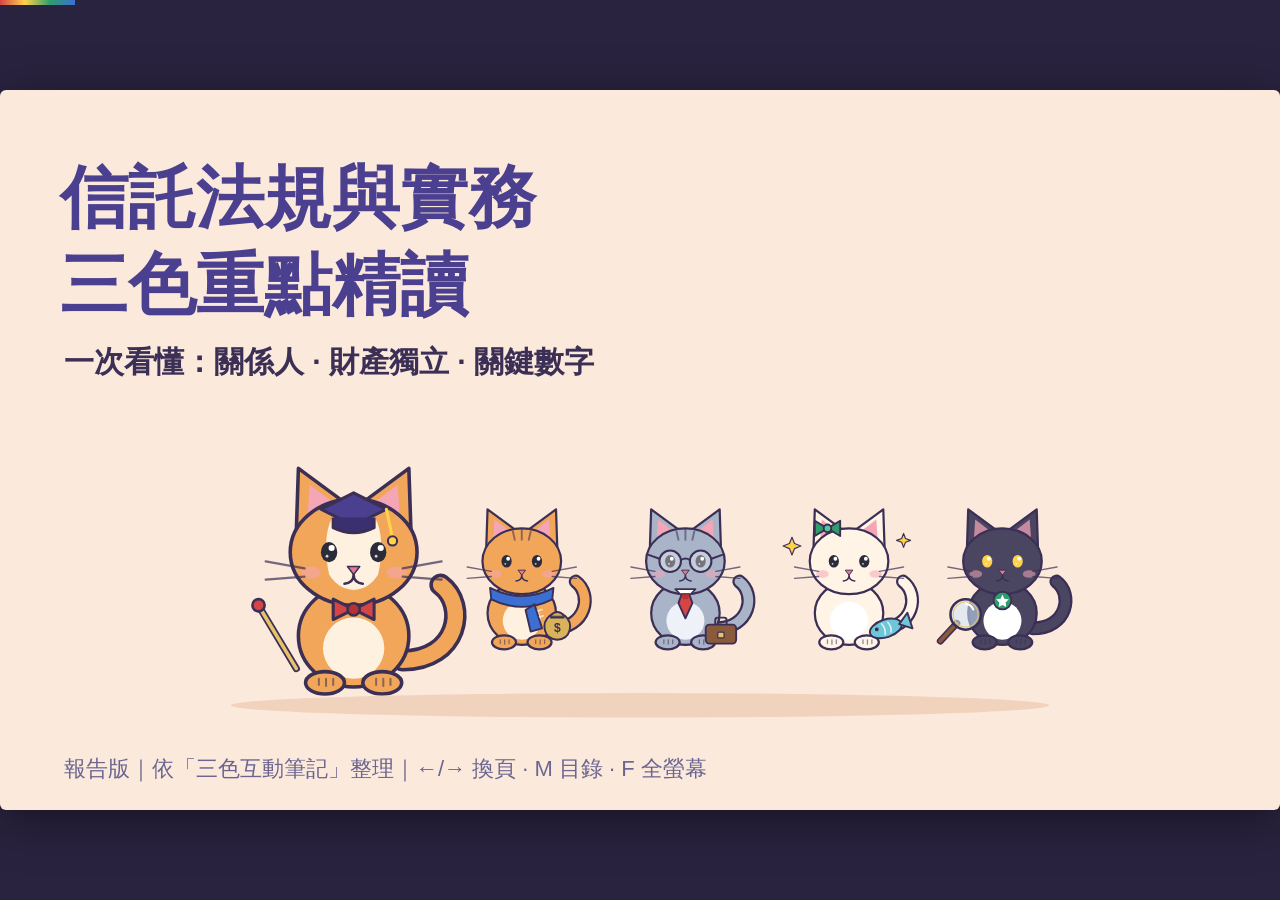
<file: presentation/report.html>
<!DOCTYPE html>
<html lang="zh-Hant"><head><meta charset="utf-8">
<meta name="viewport" content="width=device-width,initial-scale=1">
<title>信託法規與實務｜報告版</title>
<link rel="stylesheet" href="deck.css">
</head><body>
<div id="progress"></div>
<button id="menu-btn" title="目錄 (M)">目錄</button>
<div id="menu"></div>
<div id="viewport"><div id="stage">
<section class="slide " data-menu="封面">
<div class="cover">
<h1>信託法規與實務<br>三色重點精讀</h1>
<div class="sub">一次看懂：關係人 · 財產獨立 · 關鍵數字</div>
<img src="../assets/scene_cast.svg" alt="貓咪角色全員">
<div class="meta">報告版｜依「三色互動筆記」整理｜←/→ 換頁 · M 目錄 · F 全螢幕</div></div>
</section>
<section class="slide " data-menu="這份簡報要帶走 3 件事">
<div class="hd"><img class="mascot" src="../assets/cat_professor.svg" alt=""><h2>這份簡報要帶走 3 件事</h2></div><div class="bd noscroll"><div style="zoom:1.2">
<div class="cols3" style="margin-top:10px">
<div class="card blue" style="text-align:center"><img class="imgc" src="../assets/scene_cast.svg" style="height:0;display:none"><img class="imgc" src="../assets/cat_settlor.svg" height="190" alt=""><h3>① 誰是誰</h3><p>委託人、受託人、受益人<br>各自的名義與權責</p></div>
<div class="card red" style="text-align:center"><img class="imgc" src="../assets/icon_shield.svg" height="190" alt=""><h3>② 財產獨立</h3><p>信託財產有四道護盾<br>債權人不能亂碰</p></div>
<div class="card green" style="text-align:center"><img class="imgc" src="../assets/icon_calendar.svg" height="190" alt=""><h3>③ 數字不混淆</h3><p>期限、金額、比例<br>用一張表記牢</p></div>
</div></div></div><div class="foot"><span>信託法規與實務｜報告版</span><span class="pg"></span></div>
</section>
<section class="slide " data-menu="什麼是信託？">
<div class="hd"><img class="mascot" src="../assets/cat_professor.svg" alt=""><h2>什麼是信託？</h2><span class="chip">信託法第 1 條</span></div><div class="bd noscroll">
<div style="display:grid;grid-template-columns:690px 1fr;gap:22px;align-items:center">
<img class="imgc" src="../assets/scene_trust_triangle.svg" style="width:690px" alt="信託三方關係">
<div class="card blue"><h3>信託法第 1 條</h3>
<p>委託人把財產權移轉出去，受託人<b>依信託本旨</b>，為受益人的利益或特定目的，管理或處分信託財產。</p></div>
</div>
<div class="cols2" style="margin-top:16px">
<div class="card red"><h3>🔴 第一必考點</h3><p>受託人是以<b>「自己名義」</b>管理處分，不是委託人或受益人名義。</p></div>
<div class="card green"><h3>🟢 房屋出租的譬喻</h3><p>承租人只認受託人的名義簽約、收租；租金交給受益人當生活費。</p></div>
</div></div><div class="foot"><span>信託法規與實務｜報告版</span><span class="pg"></span></div>
</section>
<section class="slide " data-menu="信託怎麼成立？四種型態">
<div class="hd"><img class="mascot" src="../assets/cat_professor.svg" alt=""><h2>信託怎麼成立？四種型態</h2><span class="chip">成立與生效</span></div><div class="bd noscroll"><div style="zoom:1.1">
<table class="data-table"><thead><tr><th>型態</th><th>成立時點</th><th>生效時點</th><th>考場陷阱</th></tr></thead><tbody>
<tr><td><b>契約信託</b></td><td>雙方意思表示合致時</td><td>原則上成立即生效</td><td>最常見，實務上佔 90% 以上</td></tr>
<tr><td><b>遺囑信託</b></td><td>遺囑依法作成時</td><td><span class="hl-red">立遺囑人死亡時</span></td><td><span class="hl-red">成立與生效不同步</span>（必考時間差）</td></tr>
<tr><td><b>宣言信託</b></td><td>作成宣言時</td><td>經主管機關許可並作成宣言時</td><td><span class="hl-red">法人專屬</span>，自然人不得辦理</td></tr>
<tr><td><b>法定信託</b></td><td>法定事由發生時</td><td>法定事由發生時</td><td>直接基於法律強制規定而成立</td></tr>
</tbody></table>
<div class="cols2" style="margin-top:10px;align-items:center">
<div class="card red"><h3>🔴 無效情事（信託法第 5 條）</h3><p>違反強制禁止規定、違反公序良俗、<b>以訴訟為主要目的</b>、以不得受讓財產權之人為受益人。</p></div>
<div class="center"><img src="../assets/cat_professor.svg" height="200" alt=""></div></div></div></div><div class="foot"><span>信託法規與實務｜報告版</span><span class="pg"></span></div>
</section>
<section class="slide " data-menu="分類：自益／他益與「交付時判定」">
<div class="hd"><img class="mascot" src="../assets/cat_settlor.svg" alt=""><h2>分類：自益／他益與「交付時判定」</h2><span class="chip">分類</span></div><div class="bd noscroll"><div style="zoom:1.35">
<div class="cols2">
<div>
<div class="card blue" style="margin-bottom:16px"><h3>自益信託</h3><p>委託人＝受益人。可<b>隨時終止</b>，成立時<b>不課贈與稅</b>。</p></div>
<div class="card red"><h3>他益信託</h3><p>第三人享有利益。契約成立時課<b>贈與稅</b>；非經全體同意不得任意終止。</p></div>
</div>
<div>
<div class="card yellow" style="margin-bottom:16px"><h3>🔴 交付時判定原則</h3><p>以<b>交付當時的財產型態</b>分類。甲交付 5,000 萬現金給銀行，指示全數買商辦大樓出租，仍是<b>金錢信託</b>。</p></div>
<div class="card green"><h3>🟢 不指定營運範圍</h3><p>不得投資未上市股票、期貨與不動產。</p></div>
</div>
</div></div></div><div class="foot"><span>信託法規與實務｜報告版</span><span class="pg"></span></div>
</section>
<section class="slide " data-menu="受託人四大義務：善管、忠實、分開、親自">
<div class="hd"><img class="mascot" src="../assets/cat_trustee.svg" alt=""><h2 style="font-size:30px">受託人四大義務：善管、忠實、分開、親自</h2><span class="chip">受託人</span></div><div class="bd noscroll"><div style="zoom:1.0">
<div class="cols4">
<div class="card blue"><h3>善管</h3><p>善良管理人注意義務（§22）。<b>無償也一樣</b>。</p></div>
<div class="card blue"><h3>忠實</h3><p>完全為受益人著想，不准圖利自己。違反所得<b>歸入信託財產</b>（§35）。</p></div>
<div class="card blue"><h3>分開</h3><p>與自有財產、其他信託財產分別管理，金錢分別記帳（§24）。</p></div>
<div class="card blue"><h3>親自</h3><p>原則上自己處理信託事務；信託行為另有訂定或有不得已事由才可複委託（§25）。</p></div>
</div>
<div style="display:grid;grid-template-columns:170px 1fr 1fr;gap:18px;margin-top:16px;align-items:center">
<img class="imgc" src="../assets/cat_trustee.svg" height="210" alt="">
<div class="card green"><h3>🟢 口訣</h3><p class="big-cap" style="font-size:30px">善管、忠實、<br>分開、親自！</p></div>
<div class="card red"><h3>🔴 不得擔任受託人</h3><p>未成年人、受監護或輔助宣告之人、受破產宣告之人；存續期間發生者<b>當然解任</b>。</p></div>
</div></div></div><div class="foot"><span>信託法規與實務｜報告版</span><span class="pg"></span></div>
</section>
<section class="slide " data-menu="信託財產的四道護盾">
<div class="hd"><img class="mascot" src="../assets/cat_professor.svg" alt=""><h2>信託財產的四道護盾</h2><span class="chip">獨立性</span></div><div class="bd noscroll">
<div style="display:grid;grid-template-columns:230px 1fr;gap:24px;align-items:center">
<img class="imgc" src="../assets/icon_shield.svg" style="width:220px" alt="">
<div class="cols2">
<div class="card blue"><h3>① 破產隔離</h3><p>受託人破產，信託財產不入破產財團；受託人死亡，也不是遺產。</p></div>
<div class="card blue"><h3>② 抵銷禁止（§14）</h3><p>受託人個人的債，不能拿來和信託財產的債權抵銷。</p></div>
<div class="card blue"><h3>③ 混同例外（§13）</h3><p>債權債務或物權同歸受託人，也不因混同而消滅。</p></div>
<div class="card red"><h3>④ 禁止強制執行（§12）</h3><p>委託人個人的債權人，不得查封拍賣信託財產。</p></div>
</div></div>
<div class="card green" style="margin-top:18px"><h3>🟢 同一性（物上代位）</h3><p>信託房屋火災領的保險金、土地徵收補償費、賣股票的價款，<b>仍屬信託財產</b>。純粹的債務不能單獨成立信託。</p></div></div><div class="foot"><span>信託法規與實務｜報告版</span><span class="pg"></span></div>
</section>
<section class="slide " data-menu="例外：哪些債權人可以強制執行？">
<div class="hd"><img class="mascot" src="../assets/cat_professor.svg" alt=""><h2>例外：哪些債權人可以強制執行？</h2><span class="chip">強制執行</span></div><div class="bd noscroll"><div style="zoom:1.08">
<div class="cols3">
<div class="card red"><h3>① 信託前已存在</h3><p>該財產上原有的權利。<br><span class="sub-cap">例：早已設定的第一順位抵押權</span></p></div>
<div class="card red"><h3>② 處理信託事務所生</h3><p>為管理信託而產生的債務。<br><span class="sub-cap">例：修繕房屋的工程款、仲介費</span></p></div>
<div class="card red"><h3>③ 依法律規定的稅捐</h3><p>信託財產本身產生的稅。<br><span class="sub-cap">例：地價稅、房屋稅</span></p></div>
</div>
<p style="margin:10px 4px" class="sub-cap">④ 其他法律有特別規定者。</p>
<div style="display:grid;grid-template-columns:170px 1fr;gap:20px;align-items:center;margin-top:6px">
<img class="imgc" src="../assets/cat_settlor.svg" height="200" alt="">
<div class="card yellow"><h3>情境題</h3><p>甲把土地信託給乙，之後甲<b>個人</b>欠丙民間借款 200 萬。丙可以聲請查封該信託土地嗎？<br><b class="hl-green">不行。</b>不是信託前的權利，也不是處理信託事務所生，受獨立性保護（§12）。</p></div>
</div></div></div><div class="foot"><span>信託法規與實務｜報告版</span><span class="pg"></span></div>
</section>
<section class="slide " data-menu="時間與公示：知一做十、對抗要件">
<div class="hd"><img class="mascot" src="../assets/cat_professor.svg" alt=""><h2>時間與公示：知一做十、對抗要件</h2><span class="chip">期限與公示</span></div><div class="bd noscroll"><div style="zoom:1.2">
<div class="cols2">
<div class="card red" style="text-align:center"><img class="imgc" src="../assets/icon_calendar.svg" height="200" alt="">
<h3>債權人撤銷詐害信託（§6、§7）</h3><p>知有撤銷原因起 <b>1 年</b>不行使就消滅；信託成立逾 <b>10 年</b>也消滅。</p></div>
<div class="card blue"><h3>公示制度（§4）</h3>
<p>土地、房屋：要<b>信託登記</b>。<br>有價證券：證券上載明信託財產；記名股票要通知公司載入股東名簿。</p>
<h3 style="margin-top:8px;color:var(--red)">🔴 對抗要件，不是生效要件</h3>
<p>沒登記，契約在雙方之間<b>照樣有效</b>，只是不能對抗善意第三人。</p></div>
</div>
<p class="sub-cap" style="margin-top:12px">🟢 口訣：「知悉起算一年，成立逾期十年失效」</p></div></div><div class="foot"><span>信託法規與實務｜報告版</span><span class="pg"></span></div>
</section>
<section class="slide " data-menu="信託業的設立與投資紅線">
<div class="hd"><img class="mascot" src="../assets/cat_supervisor.svg" alt=""><h2>信託業的設立與投資紅線</h2><span class="chip">信託業法</span></div><div class="bd noscroll">
<div class="cols4">
<div class="card numcard" style="padding:26px 10px 22px"><div class="n">20 億</div><div class="l">最低實收資本額</div><div class="s">考場常誤導成 30 億</div></div>
<div class="card numcard" style="padding:26px 10px 22px"><div class="n">5,000 萬</div><div class="l">賠償準備金</div><div class="s">限現金或政府債券，繳存央行</div></div>
<div class="card numcard" style="padding:26px 10px 22px"><div class="n">25%</div><div class="l">同一人持股上限</div><div class="s">同一關係人合併計算</div></div>
<div class="card numcard" style="padding:26px 10px 22px"><div class="n">6 個月</div><div class="l">領照後須開業</div><div class="s">逾期廢止許可，得展延 6 個月一次</div></div>
<div class="card numcard" style="padding:26px 10px 22px"><div class="n">20%</div><div class="l">發起人現金出資</div><div class="s">不得低於實收資本額</div></div>
<div class="card numcard" style="padding:26px 10px 22px"><div class="n">5%</div><div class="l">大股東（利害關係人）</div><div class="s">持股 5% 以上</div></div>
<div class="card numcard" style="padding:26px 10px 22px"><div class="n">40%</div><div class="l">轉投資金融相關事業</div><div class="s">不得超過淨值</div></div>
<div class="card numcard" style="padding:26px 10px 22px"><div class="n">100%</div><div class="l">自用不動產</div><div class="s">不得超過淨值</div></div>
</div></div><div class="foot"><span>信託法規與實務｜報告版</span><span class="pg"></span></div>
</section>
<section class="slide " data-menu="行為規範紅綠燈">
<div class="hd"><img class="mascot" src="../assets/cat_supervisor.svg" alt=""><h2>行為規範紅綠燈</h2><span class="chip">第 6、19 章</span></div><div class="bd noscroll">
<div style="display:grid;grid-template-columns:150px 1fr;gap:20px;align-items:center">
<img class="imgc" src="../assets/icon_traffic.svg" height="400" alt="">
<div>
<div class="card red" style="margin-bottom:16px"><h3>🔴 紅燈：絕對禁止（委託人同意也無效）</h3>
<ul><li>承諾擔保本金或最低收益</li><li>自易行為：信託財產與自有財產互相買賣</li><li>購買信託業本身發行的股票或債券</li><li>提供信託財產為他人借款設擔保</li></ul></div>
<div class="card green"><h3>🟢 黃綠燈：相對禁止（兩把鑰匙缺一不可）</h3>
<p>① <b>信託契約有明確約定</b>　② <b>事先取得委託人書面同意</b></p>
<ul><li>信託資金存放該信託業銀行部門收息</li><li>購買利害關係人發行的標的、代理利害關係人交易</li></ul></div>
</div></div></div><div class="foot"><span>信託法規與實務｜報告版</span><span class="pg"></span></div>
</section>
<section class="slide " data-menu="信託稅法：導管原則">
<div class="hd"><img class="mascot" src="../assets/cat_professor.svg" alt=""><h2>信託稅法：導管原則</h2><span class="chip">稅法</span></div><div class="bd noscroll">
<div class="cols2">
<div class="card blue"><h3>導管原則</h3><p>信託財產只是流經受託人；稅<b>穿透受託人</b>，向實質受益人課。</p></div>
<div class="card red"><h3>🔴 所得發生年度課稅</h3><p>不是等到「實際分配」才課，避免把獲利留在信託專戶遞延。</p></div>
</div>
<table class="data-table"><thead><tr><th>階段</th><th>自益信託</th><th>他益信託</th></tr></thead><tbody>
<tr><td><b>成立時</b></td><td>形式移轉，免稅</td><td>課委託人<b class="hl-red">贈與稅</b>（契約成立時）</td></tr>
<tr><td><b>存續中</b></td><td colspan="2">依所得發生年度，課受益人綜合所得稅</td></tr>
<tr><td><b>消滅時</b></td><td>返還委託人，免稅</td><td>實質移轉，履行約定</td></tr>
</tbody></table>
<div class="card yellow"><b>受託人要當納稅人的四種情形：</b>
<span class="tag r">受益人不特定</span><span class="tag r">受益人尚未存在</span><span class="tag r">非境內居住者</span><span class="tag r">集合管理帳戶／共同信託基金</span></div></div><div class="foot"><span>信託法規與實務｜報告版</span><span class="pg"></span></div>
</section>
<section class="slide " data-menu="不動產證券化：REITs vs REATs">
<div class="hd"><img class="mascot" src="../assets/cat_professor.svg" alt=""><h2 style="font-size:30px">不動產證券化：REITs vs REATs</h2><span class="chip">第 11 章</span></div><div class="bd noscroll"><div style="zoom:1.15">
<div style="display:grid;grid-template-columns:190px 1fr;gap:20px;align-items:center">
<img class="imgc" src="../assets/icon_building.svg" style="width:180px" alt="">
<table class="data-table" style="margin:0"><thead><tr><th>比較</th><th>REITs（基金型）</th><th>REATs（資產型）</th></tr></thead><tbody>
<tr><td><b>本質</b></td><td>資金運用型</td><td>資產流動型（融資）</td></tr>
<tr><td><b>順序</b></td><td><b>先有錢</b>，再買樓收租</td><td><b>先有樓</b>，切塊換現</td></tr>
<tr><td><b>型態</b></td><td>開放型或封閉型</td><td>通常為封閉型</td></tr>
<tr><td><b>租稅</b></td><td colspan="2">收益分配採<b class="hl-red">分離課稅 10%</b></td></tr>
</tbody></table></div>
<div class="cols3" style="margin-top:18px">
<div class="card numcard" style="padding:26px 10px 22px"><div class="n">35 人</div><div class="l">私募人數上限</div><div class="s">金融機構除外</div></div>
<div class="card numcard" style="padding:26px 10px 22px"><div class="n">3 億</div><div class="l">強制雙估價</div><div class="s">單筆達 3 億須 2 家以上估價</div></div>
<div class="card numcard" style="padding:26px 10px 22px"><div class="n">6 個月</div><div class="l">估價報告時效</div><div class="s">出具日至簽約日</div></div>
</div></div></div><div class="foot"><span>信託法規與實務｜報告版</span><span class="pg"></span></div>
</section>
<section class="slide " data-menu="金融資產證券化：SPT vs SPC">
<div class="hd"><img class="mascot" src="../assets/cat_professor.svg" alt=""><h2 style="font-size:30px">金融資產證券化：SPT vs SPC</h2><span class="chip">第 12 章</span></div><div class="bd noscroll"><div style="zoom:1.22">
<div style="display:grid;grid-template-columns:190px 1fr;gap:20px;align-items:center">
<img class="imgc" src="../assets/icon_vault.svg" style="width:180px" alt="">
<table class="data-table" style="margin:0"><thead><tr><th>比較</th><th>SPT（特殊目的信託）</th><th>SPC（特殊目的公司）</th></tr></thead><tbody>
<tr><td><b>組織</b></td><td>契約信託關係</td><td>股份有限公司法人</td></tr>
<tr><td><b>最低資本額</b></td><td><span class="hl-red">受託機構 20 億</span></td><td><span class="hl-red">10 萬</span></td></tr>
<tr><td><b>發行證券</b></td><td><span class="hl-red">受益證券</span></td><td><span class="hl-red">資產基礎證券</span></td></tr>
</tbody></table></div>
<div class="cols2" style="margin-top:18px">
<div class="card red"><h3>🔴 真實出售（True Sale）</h3><p>資產賣斷給 SPV，創始銀行倒閉，其債權人<b>也不能查封</b>該批資產 ＝ 破產隔離。</p></div>
<div class="card blue"><h3>內部信用增強</h3><p>優先／次順位證券、超額擔保、備償準備金。次順位先吸收損失。</p></div>
</div></div></div><div class="foot"><span>信託法規與實務｜報告版</span><span class="pg"></span></div>
</section>
<section class="slide " data-menu="考前救命數字速查">
<div class="hd"><img class="mascot" src="../assets/cat_beneficiary.svg" alt=""><h2>考前救命數字速查</h2><span class="chip">第 17 章</span></div><div class="bd noscroll"><div style="zoom:1.15">
<div class="cols4">
<div class="card numcard" style="padding:26px 10px 22px"><div class="n">35 人</div><div class="l">私募上限</div><div class="s"></div></div>
<div class="card numcard" style="padding:26px 10px 22px"><div class="n">20 億</div><div class="l">信託業資本額</div><div class="s"></div></div>
<div class="card numcard" style="padding:26px 10px 22px"><div class="n">5,000 萬</div><div class="l">賠償準備金</div><div class="s">專業投資人法人淨資產亦同</div></div>
<div class="card numcard" style="padding:26px 10px 22px"><div class="n">3 億</div><div class="l">不動產雙估價</div><div class="s"></div></div>
<div class="card numcard" style="padding:26px 10px 22px"><div class="n">3 日</div><div class="l">退票通報</div><div class="s">通報金管會與公會</div></div>
<div class="card numcard" style="padding:26px 10px 22px"><div class="n">2 年</div><div class="l">董監主管連帶責任</div><div class="s">自卸職日起算，不是 5 年</div></div>
<div class="card numcard" style="padding:26px 10px 22px"><div class="n">3～10 年</div><div class="l">非信託業營業刑期</div><div class="s">最重刑責</div></div>
<div class="card numcard" style="padding:26px 10px 22px"><div class="n">15 日</div><div class="l">新種信託商品備查</div><div class="s"></div></div>
</div></div></div><div class="foot"><span>信託法規與實務｜報告版</span><span class="pg"></span></div>
</section>
<section class="slide " data-menu="考場秒殺心法">
<div class="hd"><img class="mascot" src="../assets/cat_professor.svg" alt=""><h2>考場秒殺心法</h2><span class="chip">第 21 章</span></div><div class="bd noscroll"><div style="zoom:1.15">
<div style="display:grid;grid-template-columns:200px 1fr;gap:20px;align-items:center">
<img class="imgc" src="../assets/icon_fish_coin.svg" style="width:190px" alt="">
<div style="display:grid;gap:12px">
<div class="card" style="display:flex;align-items:center;gap:14px;padding:12px 18px"><span style="flex:1;font-size:22px;font-weight:700">看到「計算淨值週期」</span><span class="tag g" style="white-space:nowrap;font-size:20px">每一營業日</span></div>
<div class="card" style="display:flex;align-items:center;gap:14px;padding:12px 18px"><span style="flex:1;font-size:22px;font-weight:700">看到「不指定營運範圍」</span><span class="tag g" style="white-space:nowrap;font-size:20px">排除未上市股票、期貨、不動產</span></div>
<div class="card" style="display:flex;align-items:center;gap:14px;padding:12px 18px"><span style="flex:1;font-size:22px;font-weight:700">看到「非信託業營業刑期」</span><span class="tag g" style="white-space:nowrap;font-size:20px">三年以上十年以下</span></div>
<div class="card" style="display:flex;align-items:center;gap:14px;padding:12px 18px"><span style="flex:1;font-size:22px;font-weight:700">看到「受益人尚未出生，誰納稅」</span><span class="tag g" style="white-space:nowrap;font-size:20px">受託人</span></div>
<div class="card" style="display:flex;align-items:center;gap:14px;padding:12px 18px"><span style="flex:1;font-size:22px;font-weight:700">看到「員工持股名義登記」</span><span class="tag g" style="white-space:nowrap;font-size:20px">受託銀行信託專戶</span></div>
<div class="card" style="display:flex;align-items:center;gap:14px;padding:12px 18px"><span style="flex:1;font-size:22px;font-weight:700">看到「交付時判定」</span><span class="tag g" style="white-space:nowrap;font-size:20px">拿錢買大樓，仍是金錢信託</span></div>
</div></div></div></div><div class="foot"><span>信託法規與實務｜報告版</span><span class="pg"></span></div>
</section>
<section class="slide " data-menu="結語">
<div class="cover">
<h1>謝謝聆聽！<br>Q &amp; A</h1>
<div class="sub">善管、忠實、分開、親自 ‧ 財產獨立 ‧ 數字不混淆</div>
<img src="../assets/scene_cast.svg" alt="">
<div class="meta">內容依「三色互動筆記」整理，條文與數字以最新法規為準 ｜ 信託法規與實務｜報告版</div></div>
</section>
</div></div>
<div id="nav"><button id="prev">← 上一頁</button><button id="next">下一頁 →</button></div>
<script src="deck.js"></script>
</body></html>
</file>
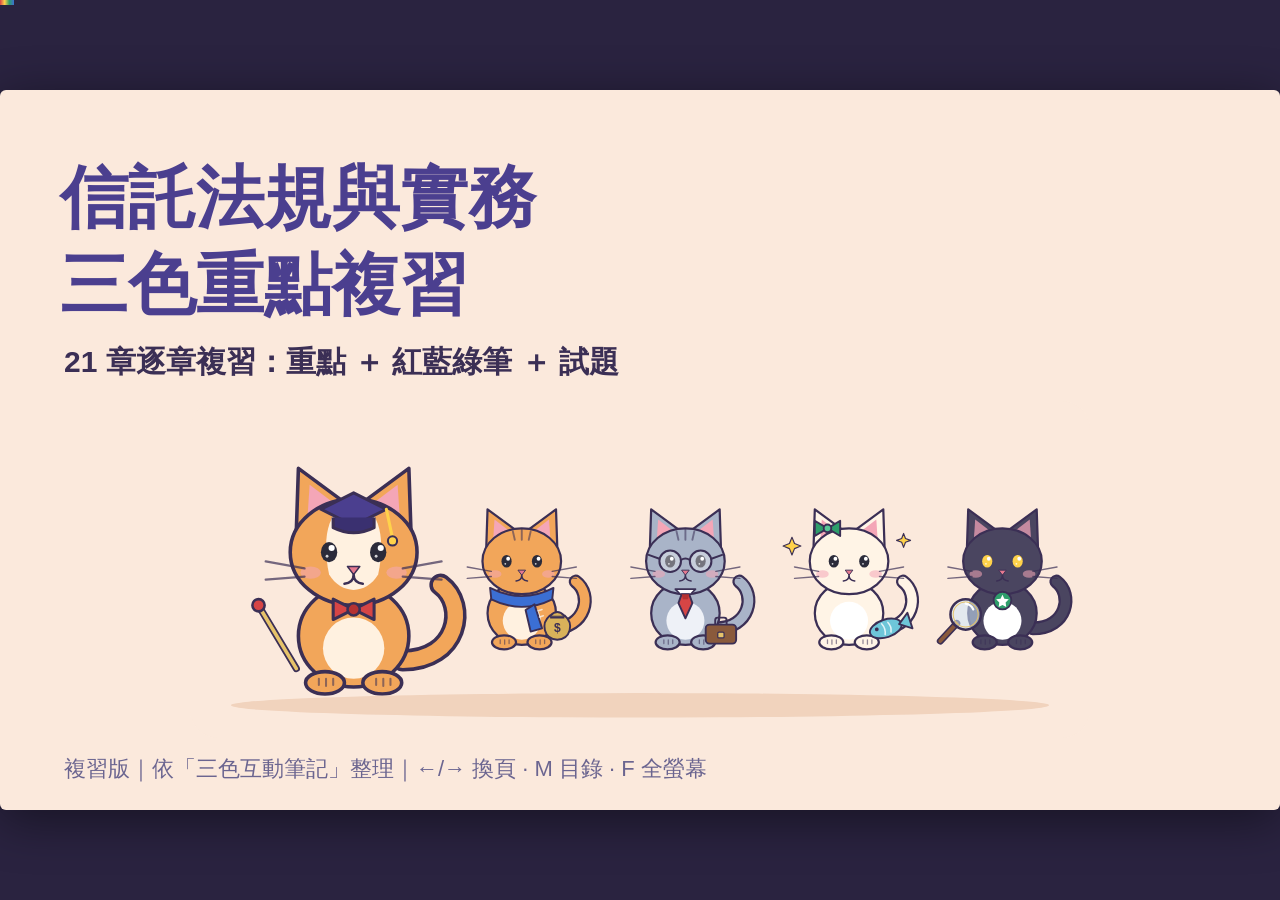
<file: presentation/review.html>
<!DOCTYPE html>
<html lang="zh-Hant"><head><meta charset="utf-8">
<meta name="viewport" content="width=device-width,initial-scale=1">
<title>信託法規與實務｜複習版</title>
<link rel="stylesheet" href="deck.css">
</head><body>
<div id="progress"></div>
<button id="menu-btn" title="目錄 (M)">目錄</button>
<div id="menu"></div>
<div id="viewport"><div id="stage">
<section class="slide " data-menu="封面">
<div class="cover">
<h1>信託法規與實務<br>三色重點複習</h1>
<div class="sub">21 章逐章複習：重點 ＋ 紅藍綠筆 ＋ 試題</div>
<img src="../assets/scene_cast.svg" alt="貓咪角色全員">
<div class="meta">複習版｜依「三色互動筆記」整理｜←/→ 換頁 · M 目錄 · F 全螢幕</div></div>
</section>
<section class="slide " data-menu="三色筆記怎麼讀？">
<div class="hd"><img class="mascot" src="../assets/cat_professor.svg" alt=""><h2>三色筆記怎麼讀？</h2><span class="chip">使用說明</span></div><div class="bd">
<div class="cols3" style="margin-top:6px">
<div class="card red"><h3>🔴 紅筆</h3><p>高頻考點、必背數字、考場陷阱。看到紅色就是「會考」。</p></div>
<div class="card blue"><h3>🔵 藍筆</h3><p>核心定義與法條重點。先懂藍色，才看得懂紅色。</p></div>
<div class="card green"><h3>🟢 綠筆</h3><p>譬喻、圖解、速記口訣與答題心法，幫你記得住。</p></div>
</div>
<div class="cols2" style="margin-top:22px;align-items:center">
<div class="card"><h3>每章的節奏</h3><p>① 章節標題頁（命題趨勢）<br>② 重點頁（逐節複習）<br>③ 試題頁（點題目顯示答案）</p></div>
<div class="card"><h3>操作小抄</h3><p><b>← →</b> 換頁　<b>M</b> 目錄　<b>F</b> 全螢幕<br>內容較多的頁面可以<b>上下捲動</b></p></div>
</div></div><div class="foot"><span>信託法規與實務｜複習版</span><span class="pg"></span></div>
</section>
<section class="slide " data-menu="第 01 章 信託概念、分類與法律行為要件">
<div class="ch-title">
<div class="num">01</div>
<div class="badge">法規基礎</div>
<h1 style="font-size:54px">信託概念、分類與法律行為要件</h1>
<div class="bubble"><b>命題趨勢：</b>本章為全書基石，平均每屆出題 3~5 題。核心重點在於信託法第 1 條之定義（受託人以『自己名義』為之）、遺囑信託生效時間差、宣言信託之主體限制，以及交付時判定原則。務必徹底釐清分類邏輯，切勿死記硬背。</div>
<img class="big" src="../assets/cat_professor.svg" alt="">
<div class="foot"><span>信託法規與實務｜複習版</span><span class="pg"></span></div></div>
</section>
<section class="slide ">
<div class="hd"><img class="mascot" src="../assets/cat_professor.svg" alt=""><h2 style="font-size:30px">一、認識信託制度與核心架構（信託法第 1 條）</h2><span class="chip">第 01 章</span></div><div class="bd">
<p>信託制度起源於英國衡平法（Equity），是一種具備高度彈性與財產隔離功能的財產管理機制。傳統財產權觀念中，所有權、管理權與享受收益權通常歸於同一人。而在信託架構中，則透過契約或遺囑，將名義管理處分權與實質受益權進行客製化分離。</p>

<div class="note-box blue-box">
  <div class="box-title">🔵 藍筆核心定義：信託法第 1 條</div>
  <p>稱信託者，謂<strong>委託人</strong>將財產權移轉或為其他處分，使<strong>受託人</strong>依<strong>信託本旨</strong>，為<strong>受益人</strong>之利益或為<strong>特定之目的</strong>，管理或處分信託財產之關係。</p>
</div>

<p>信託架構由「三大法律關係人」與「兩大客觀要素」組成：</p>
<ul>
  <li><span class="hl-blue">委託人（Settlor）</span>：原財產所有人，信託之創設者。將財產權移轉予受託人後，對外即喪失該財產之名義所有權。</li>
  <li><span class="hl-blue">受託人（Trustee）</span>：名義所有權人，依信託本旨管理處分財產之人。<span class="hl-red">【考場第一必考點】受託人係以「自己名義」管理處分信託財產，絕非委託人或受益人名義！</span></li>
  <li><span class="hl-blue">受益人（Beneficiary）</span>：實質權利享受者，享有信託利益（本金或孳息收益）之權利人。</li>
  <li><span class="hl-blue">信託財產（Trust Property）</span>：具有金錢價值、可移轉讓與之積極財產。</li>
  <li><span class="hl-blue">信託本旨（Trust Purpose）</span>：委託人設立信託所欲達成之客觀目的與指示方針。</li>
</ul>

<div class="note-box green-box">
  <div class="box-title">🟢 觀念圖解與實務譬喻：三方權責劃分</div>
  <p>以房屋租賃為例：房屋原所有權人將不動產信託予受託人管理出租，並約定每月租金交付受益人作為生活費：</p>
  <ul>
    <li><strong>委託人</strong>：出資產的人，將所有權形式移轉。</li>
    <li><strong>受託人</strong>：以自己（受託人）的名義對外出租房屋、簽署租賃合約、收取租金。承租人只認受託人之名義！</li>
    <li><strong>受益人</strong>：享有信託利益的實質受領人。</li>
  </ul>
</div>
</div><div class="foot"><span>信託法規與實務｜複習版</span><span class="pg"></span></div>
</section>
<section class="slide ">
<div class="hd"><img class="mascot" src="../assets/cat_professor.svg" alt=""><h2 style="font-size:26px">二、信託之成立與生效要件（契約、遺囑、宣言與法定信託）</h2><span class="chip">第 01 章</span></div><div class="bd">
<p>信託行為本質為法律行為，依其設立途徑可分為四種型態，各型態之成立與生效時間點存在極為重要之考題時間差：</p>

<table class="data-table">
  <thead>
    <tr>
      <th>信託種類</th>
      <th>設立方式</th>
      <th>成立時點</th>
      <th>生效時點</th>
      <th>考場必背陷阱</th>
    </tr>
  </thead>
  <tbody>
    <tr>
      <td><strong>契約信託</strong></td>
      <td>委託人與受託人訂立信託契約</td>
      <td>雙方意思表示合致時</td>
      <td>原則上成立即生效（除非附條件或期限）</td>
      <td>最常見之信託形態，實務上佔 90% 以上。</td>
    </tr>
    <tr>
      <td><strong>遺囑信託</strong></td>
      <td>委託人依民法法定遺囑方式為之</td>
      <td>遺囑依法做成完成時</td>
      <td><span class="hl-red">立遺囑人死亡時</span></td>
      <td><span class="hl-red">【必考時間差】</span>成立與生效不同步！成立於立遺囑時，生效於死亡時。受託人於遺囑人死亡前拒絕受任者，利害關係人或檢察官得聲請法院另行選任。</td>
    </tr>
    <tr>
      <td><strong>宣言信託</strong></td>
      <td>經主管機關許可，以決議並簽署宣言方式為之</td>
      <td>作成宣言時</td>
      <td>經主管機關許可並作成宣言時</td>
      <td><span class="hl-red">【法人專屬權】</span>自然人絕對不得辦理宣言信託！若題目出現「自然人甲宣告自己財產成立信託」，一律判定無效！</td>
    </tr>
    <tr>
      <td><strong>法定信託</strong></td>
      <td>直接基於法律強制規定而成立</td>
      <td>法定事由發生時</td>
      <td>法定事由發生時</td>
      <td>如消費者保護法或特別法為保障消費者權益強制提存之信託。</td>
    </tr>
  </tbody>
</table>

<div class="note-box red-box">
  <div class="box-title">🔴 紅筆高頻考點：信託目的之適法性與無效情事（信託法第 5 條）</div>
  <p>信託行為有下列情形之一者，<strong>無效</strong>：</p>
  <ol>
    <li>其目的違反強制或禁止規定者。</li>
    <li>其目的違反公共秩序或善良風俗者。</li>
    <li>以進行訴訟為主要目的者。<span class="hl-red">【必考】訴訟信託絕對無效！律師受讓債權專門打官司者無效！</span></li>
    <li>以依法不得受讓某項財產權之人為該財產權之受益人者（脫法行為無效，如外國人借人頭信託購買本國農地）。</li>
  </ol>
</div>
</div><div class="foot"><span>信託法規與實務｜複習版</span><span class="pg"></span></div>
</section>
<section class="slide ">
<div class="hd"><img class="mascot" src="../assets/cat_professor.svg" alt=""><h2 style="font-size:30px">三、信託之各大分類維度與交付判定原則</h2><span class="chip">第 01 章</span></div><div class="bd">
<p>信託依不同法律與實務角度，衍生出多組核心分類：</p>

<h4>1. 依受益人歸屬劃分：自益信託 vs 他益信託</h4>
<ul>
  <li><span class="hl-blue">自益信託</span>：委託人與受益人為同一人。<span class="hl-red">【重要權利】自益信託中，除信託行為另有約定外，委託人或其繼承人得「隨時任意終止」信託！成立時不課贈與稅。</span></li>
  <li><span class="hl-blue">他益信託</span>：委託人以外之第三人享有全部或部分信託利益。<span class="hl-red">【稅法重點】成立時委託人須申報繳納「贈與稅」！非經全體同意，委託人不得隨時任意終止。</span></li>
  <li><span class="hl-blue">共同信託/複合信託</span>：部分自益、部分他益；或本金自益、收益他益（常見於資產傳承與稅務規劃）。</li>
</ul>

<h4>2. 依交付標的判定原則：金錢 vs 有價證券 vs 不動產</h4>
<div class="note-box red-box">
  <div class="box-title">🔴 法規核心重點：交付時判定原則（考試重要題型）</div>
  <p>信託分類之標準，係以<strong>「交付受託人當時之財產型態」</strong>為準：</p>
  <ul>
    <li><strong>金錢信託</strong>：委託人交付金錢。</li>
    <li><strong>有價證券信託</strong>：委託人交付股票、債券、存託憑證。</li>
    <li><strong>不動產信託</strong>：委託人交付土地、房屋、地上權。</li>
  </ul>
  <p><strong>【核心觀念】</strong>委託人交付新台幣 1,000 萬元給銀行，指示銀行全部用以買進辦公大樓出租，該信託屬於何種信託？<br>
  👉 答案必選：<span class="hl-red">「金錢信託」</span>！交付後之投資轉換（買不動產、買股票），完全不改變原始交付之信託種類！</p>
</div>

<h4>3. 依管理運用方式劃分：單獨管理 vs 集合管理；指定 vs 不指定</h4>
<ul>
  <li><strong>單獨管理</strong>：各委託人之信託財產各自獨立設帳、單獨運用。</li>
  <li><strong>集合管理</strong>：信託業將多數委託人之信託資金集中合併，集合設立專戶統籌運用（如集合管理運用帳戶）。</li>
  <li><strong>指定營運範圍</strong>：委託人具體指示投資標的（如特定金錢信託）。</li>
  <li><strong>不指定營運範圍</strong>：委託人不指定標的，由受託人全權依法律穩健標準配置。<span class="hl-red">【禁令】不指定信託絕對不得投資未上市股票、期貨與不動產！</span></li>
</ul>
</div><div class="foot"><span>信託法規與實務｜複習版</span><span class="pg"></span></div>
</section>
<section class="slide quiz-slide">
<div class="hd"><img class="mascot" src="../assets/cat_professor.svg" alt=""><h2>本章精選試題</h2><span class="chip">第 01 章</span></div><div class="bd"><div class="quiz-hint">點題目（或按 → ）顯示答案</div>
<div class="quiz-item">
  <div class="q-title">【試題 1】甲與乙簽訂信託契約，由甲交付現金新台幣五千萬元與乙銀行，約定全部用以購買台北市商辦大樓出租收取租金，依信託實務分類，該信託屬於下列何種信託？</div>
  <div class="q-options">(1) 不動產信託 (2) 金錢信託 (3) 有價證券信託 (4) 動產信託</div>
  <div class="q-ans-box">
    <strong>標準答案：(2) 金錢信託</strong><br>
    <span class="hl-green">重點解析：</span>信託標的之分類標準，嚴格以「交付時」之財產標的判定。甲交付時為現金五千萬元，後續雖然購置不動產，仍不改其為金錢信託之本質。
  </div>
</div>

<div class="quiz-item">
  <div class="q-title">【試題 2】關於遺囑信託之成立與生效時點，下列敘述何者正確？</div>
  <div class="q-options">(1) 於遺囑人死亡時同時成立並生效 (2) 於遺囑作成時成立，並於遺囑作成時生效 (3) 於遺囑作成時成立，於遺囑人死亡時生效 (4) 於信託財產完成登記時成立並生效</div>
  <div class="q-ans-box">
    <strong>標準答案：(3)</strong><br>
    <span class="hl-green">重點解析：</span>遺囑信託於遺囑依法作成時即告「成立」，但依民法遺囑之效力，必須於立遺囑人「死亡時」才正式發生效力，兩者具有時間差。
  </div>
</div>
</div><div class="foot"><span>信託法規與實務｜複習版</span><span class="pg"></span></div>
</section>
<section class="slide " data-menu="第 02 章 信託關係人（委託人、受託人、受益人、監察人）">
<div class="ch-title">
<div class="num">02</div>
<div class="badge">權利義務</div>
<h1 style="font-size:54px">信託關係人（委託人、受託人、受益人、監察人）</h1>
<div class="bubble"><b>命題趨勢：</b>本單元是信託法中考題密度最高的一章！平均每屆出題 5~8 題。核心聚焦於：受託人積極/消極資格（未成年人、受監護宣告、破產）、受託人四大義務（善良管理人注意義務、忠實義務、分別管理義務、親自處理義務）、受託人圖利之利益歸入權、信託監察人選任與資格限制，以及信託終止時之財產歸屬順序。</div>
<img class="big" src="../assets/cat_settlor.svg" alt="">
<div class="foot"><span>信託法規與實務｜複習版</span><span class="pg"></span></div></div>
</section>
<section class="slide ">
<div class="hd"><img class="mascot" src="../assets/cat_settlor.svg" alt=""><h2 style="font-size:30px">一、委託人（Settlor）之地位與權利</h2><span class="chip">第 02 章</span></div><div class="bd">
<p>委託人為信託關係之創設者。將信託財產移轉予受託人後，委託人雖喪失名義所有權，但法律賦予其多項監督保護權：</p>
<ul>
  <li><strong>閱覽帳簿及報告請求權</strong>：得隨時請求受託人報告信託事務之處理情形，並閱覽抄錄相關帳簿。</li>
  <li><strong>管理方法變更聲請權</strong>：因情事變更致約定之管理方法不合受益人利益時，得聲請法院變更之。</li>
  <li><strong>違法處分撤銷權</strong>：受託人違反信託本旨處分信託財產時，委託人得向法院聲請撤銷該處分。</li>
  <li><strong>解任受託人聲請權</strong>：受託人違背任務或有其他重大事由時，得聲請法院解任受託人。</li>
</ul>
<div class="note-box red-box">
  <div class="box-title">🔴 紅筆考點：委託人地位之轉讓限制</div>
  <p>委託人依信託法所享有之權利，除信託行為另有約定外，<strong>不得隨意單獨讓與第三人</strong>；但其權利得依法由其繼承人繼承。</p>
</div>
</div><div class="foot"><span>信託法規與實務｜複習版</span><span class="pg"></span></div>
</section>
<section class="slide ">
<div class="hd"><img class="mascot" src="../assets/cat_settlor.svg" alt=""><h2 style="font-size:26px">二、受託人（Trustee）之資格、權利義務與解任</h2><span class="chip">第 02 章</span></div><div class="bd">
<p>受託人依信託本旨掌管信託財產，法律對其資格要求極為嚴格：</p>

<div class="note-box red-box">
  <div class="box-title">🔴 紅筆必背：受託人之消極資格（三大法定限制）</div>
  <p>下列之人，<strong>不得擔任受託人</strong>；於信託存續期間發生者，<strong>當然解任</strong>：</p>
  <ol>
    <li><span class="hl-red">未成年人</span>。</li>
    <li><span class="hl-red">受監護宣告或受輔助宣告之人</span>。</li>
    <li><span class="hl-red">受破產宣告之人</span>。</li>
  </ol>
</div>

<h4>受託人之四大核心義務：</h4>
<ul>
  <li><span class="hl-blue">善良管理人注意義務（信託法第 22 條）</span>：受託人應依信託本旨，以善良管理人之注意處理信託事務。<span class="hl-red">【考場陷阱】不論受託人是有償還是無償，一律負「善良管理人注意義務」！絕非普通人自己財產之注意標準！</span></li>
  <li><span class="hl-blue">忠實義務（Fiduciary Duty）</span>：受託人必須完全為受益人利益著想，嚴禁圖謀自身利益或為第三人利益損害受益人。</li>
  <li><span class="hl-blue">分別管理義務（信託法第 24 條）</span>：受託人應將信託財產與其自有財產及其他信託財產分別管理。金錢信託應分別記帳。</li>
  <li><span class="hl-blue">親自處理義務（信託法第 25 條）</span>：受託人應自己處理信託事務；但信託行為另有訂定或有不得已之事由時，得使第三人代為處理。</li>
</ul>

<p><span class="hl-blue">違反忠實義務之效果：利益歸入權（信託法第 35 條）</span>：<span class="hl-red">【超級必考】受託人違反忠實義務圖利自己所取得之利益，委託人或受益人得請求將該利益「歸入信託財產」！</span></p>

<div class="note-box green-box">
  <div class="box-title">🟢 速記要訣：受託人四大要領</div>
  <p><strong>「善管、忠實、分開、親自！」</strong><br>
  無償也得善管；不准圖利自肥；帳目絕對分開；事務原則自己辦（例外才可複委託）；違法圖利所得一律歸入信託財產！</p>
</div>
</div><div class="foot"><span>信託法規與實務｜複習版</span><span class="pg"></span></div>
</section>
<section class="slide ">
<div class="hd"><img class="mascot" src="../assets/cat_settlor.svg" alt=""><h2 style="font-size:26px">三、受益人（Beneficiary）與信託監察人（Trust Supervisor）</h2><span class="chip">第 02 章</span></div><div class="bd">
<h4>1. 受益人之專屬權益：</h4>
<p>受益人享受全部信託利益，享有請求受託人給付利益、監督報告、聲請撤銷處分、聲請解任受託人等權利。受益權為財產權，原則上得自由讓與、繼承、設定質權，除非信託契約另有禁止特約。</p>

<h4>2. 信託監察人之地位與利益衝突迴避：</h4>
<p>信託監察人係為保障受益人利益而設立之監督機關，得以<strong>「自己名義」</strong>為受益人為訴訟上或訴訟外之行為。</p>

<div class="note-box red-box">
  <div class="box-title">🔴 紅筆考點：信託監察人設立與利益迴避</div>
  <ul>
    <li><strong>必要設立情事</strong>：受益人不特定、尚未存在（如公益信託、胎兒）或為無行為能力人時，必須選任信託監察人。</li>
    <li><strong>利益衝突絕對迴避</strong>：<span class="hl-red">受託人、受託人之受雇人或其利害關係人，絕對不得擔任信託監察人！</span>（執行者與監督者必須嚴格隔離！）</li>
  </ul>
</div>

<h4>3. 信託消滅後信託財產之歸屬順序（信託法第 65 條）：</h4>
<div class="note-box blue-box">
  <div class="box-title">🔵 藍筆核心：法定財產歸屬順位</div>
  <ol>
    <li><strong>信託行為所指定之人</strong>（合約有約定者優先）。</li>
    <li><strong>委託人或其繼承人</strong>（合約未約定時，優先返還委託人）。</li>
    <li><strong>受益人或其繼承人</strong>。</li>
  </ol>
  <p><em>※ 備註：在清算與財產交付完成前，依法視為信託關係存續。</em></p>
</div>
</div><div class="foot"><span>信託法規與實務｜複習版</span><span class="pg"></span></div>
</section>
<section class="slide quiz-slide">
<div class="hd"><img class="mascot" src="../assets/cat_settlor.svg" alt=""><h2>本章精選試題</h2><span class="chip">第 02 章</span></div><div class="bd"><div class="quiz-hint">點題目（或按 → ）顯示答案</div>
<div class="quiz-item">
  <div class="q-title">【試題 1】受託人在未收取任何報酬之情形下受託管理信託財產，依法應負下列何種注意義務？</div>
  <div class="q-options">(1) 與處理自己事務為同一之注意 (2) 重大過失責任 (3) 善良管理人之注意 (4) 無過失責任</div>
  <div class="q-ans-box">
    <strong>標準答案：(3) 善良管理人之注意</strong><br>
    <span class="hl-green">重點解析：</span>信託法第 22 條規定，受託人應依信託本旨以善良管理人之注意處理信託事務。該法條並未區分有償或無償，故縱為無償受託人，仍負「善良管理人注意義務」。
  </div>
</div>

<div class="quiz-item">
  <div class="q-title">【試題 2】受託人違反信託法規定，將信託財產轉為自己固有財產而獲有利益時，受益人得行使下列何項權利？</div>
  <div class="q-options">(1) 請求給付違約金 (2) 請求將該利益歸入信託財產 (3) 請求法院將該財產沒入國庫 (4) 直接終止委任契約</div>
  <div class="q-ans-box">
    <strong>標準答案：(2) 請求利益歸入</strong><br>
    <span class="hl-green">重點解析：</span>此即受託人違反忠實義務之「利益歸入權」，受託人圖利自己所賺取的利益，必須全數歸入信託財產。
  </div>
</div>
</div><div class="foot"><span>信託法規與實務｜複習版</span><span class="pg"></span></div>
</section>
<section class="slide " data-menu="第 03 章 信託財產之特性、本旨、公示制度與撤銷權">
<div class="ch-title">
<div class="num">03</div>
<div class="badge">獨立性護盾</div>
<h1 style="font-size:54px">信託財產之特性、本旨、公示制度與撤銷權</h1>
<div class="bubble"><b>命題趨勢：</b>本章探討信託最核心的特徵——「信託財產獨立性」與「破產隔離機制」。大考必考四大重點：信託財產不得強制執行之四大例外、公示制度採「對抗要件主義」、抵銷禁止原則，以及債權人撤銷詐害信託之除斥期間「知一做十」。</div>
<img class="big" src="../assets/cat_trustee.svg" alt="">
<div class="foot"><span>信託法規與實務｜複習版</span><span class="pg"></span></div></div>
</section>
<section class="slide ">
<div class="hd"><img class="mascot" src="../assets/cat_trustee.svg" alt=""><h2>一、信託財產之積極性與同一性原則</h2><span class="chip">第 03 章</span></div><div class="bd">
<p>信託財產為信託關係的核心標的，必須具備金錢價值並具備可移轉性：</p>
<ul>
  <li><span class="hl-red">【禁止負債】</span>信託財產必須為「積極財產」（具有金錢價值之權利，如物權、債權、專利權、有價證券）。<strong>純粹之消極財產（債務、借款欠款、保證責任）絕對不得單獨設立信託！</strong></li>
  <li><span class="hl-blue">同一性（物上代位性）</span>：信託財產因管理、處分、滅失、毀損或其他事由取得之財產權（例如信託房屋火災領取之保險賠償金、土地徵收補償費、變賣股票價款），<strong>仍屬於信託財產</strong>！</li>
</ul>
</div><div class="foot"><span>信託法規與實務｜複習版</span><span class="pg"></span></div>
</section>
<section class="slide ">
<div class="hd"><img class="mascot" src="../assets/cat_trustee.svg" alt=""><h2>二、信託公示制度（對抗要件主義）</h2><span class="chip">第 03 章</span></div><div class="bd">
<p>信託財產為獨立財產，為防範第三人遭受不可預期之損害，法律設有公示制度：</p>
<div class="note-box blue-box">
  <div class="box-title">🔵 藍筆核心：信託法第 4 條之公示效力</div>
  <ul>
    <li><strong>應登記財產（土地、房屋）</strong>：非經信託登記，不得對抗第三人。</li>
    <li><strong>有價證券（股票、債券）</strong>：應於證券上載明信託財產；記名股票應通知發行公司於股東名簿載明，否則不得對抗第三人。</li>
  </ul>
</div>

<div class="note-box red-box">
  <div class="box-title">🔴 紅筆考點陷阱：對抗要件 vs 生效要件</div>
  <p>我國信託法對於公示制度係採<strong>「對抗要件主義」</strong>，而非「生效要件主義」！<br>
  👉 換言之，未辦理信託登記，信託契約在委託人與受託人間<strong>依然完全有效</strong>，只是不能對抗不知情的善意第三人！</p>
</div>
</div><div class="foot"><span>信託法規與實務｜複習版</span><span class="pg"></span></div>
</section>
<section class="slide ">
<div class="hd"><img class="mascot" src="../assets/cat_trustee.svg" alt=""><h2 style="font-size:30px">三、信託財產獨立性四大護盾與強制執行例外</h2><span class="chip">第 03 章</span></div><div class="bd">
<p>信託財產與委託人、受託人之自有財產完全隔離，享有四大法定保護：</p>
<ol>
  <li><strong>破產隔離</strong>：受託人破產時，信託財產不屬於受託人之破產財團；受託人死亡時，信託財產不屬於其遺產！</li>
  <li><strong>抵銷禁止（信託法第 14 條）</strong>：受託人個人之債權人，不得拿受託人個人的欠款，與信託財產之債權互相抵銷！</li>
  <li><strong>混同之例外（信託法第 13 條）</strong>：信託財產之債權債務或物權，不因同歸屬於受託人一人而混同消滅。</li>
  <li><strong>原則禁止強制執行（信託法第 12 條）</strong>：對信託財產不得強制執行。委託人個人之債權人，不得查封拍賣信託財產！</li>
</ol>

<div class="note-box red-box">
  <div class="box-title">🔴 紅筆高頻考點：強制執行之四大例外</div>
  <p>何種情形下，債權人<strong>得依法對信託財產聲請強制執行</strong>？</p>
  <ol>
    <li><span class="hl-red">基於信託前已存在於該財產之權利</span>（如信託前早已設定之第一順位抵押權）。</li>
    <li><span class="hl-red">因處理信託事務所生之權利</span>（如受託人修繕信託房屋所欠之裝修工程款、房屋仲介費）。</li>
    <li><span class="hl-red">依法律規定對信託財產所生之稅捐</span>（如信託土地之地價稅、信託房屋之房屋稅）。</li>
    <li>其他法律有特別規定者。</li>
  </ol>
</div>
</div><div class="foot"><span>信託法規與實務｜複習版</span><span class="pg"></span></div>
</section>
<section class="slide ">
<div class="hd"><img class="mascot" src="../assets/cat_trustee.svg" alt=""><h2 style="font-size:26px">四、債權人撤銷權：詐害債權撤銷之除斥期間（知一做十）</h2><span class="chip">第 03 章</span></div><div class="bd">
<p>債務人為逃避債務，惡意將名下財產信託給他人，損害債權人權益者，信託法第 6 條賦予債權人聲請法院撤銷該信託行為之權利。</p>

<div class="note-box red-box">
  <div class="box-title">🔴 紅筆必背密碼：除斥期間（知一做十）</div>
  <p>信託法第 7 條規定之撤銷權消滅時限：</p>
  <ul>
    <li>自債權人<strong>「知有撤銷原因時起，一年間」</strong>不行使而消滅！</li>
    <li>自<strong>「信託行為成立之日起，逾十年」</strong>者亦消滅！</li>
  </ul>
</div>

<div class="note-box green-box">
  <div class="box-title">🟢 速記要訣：知一做十</div>
  <p>「知悉撤銷起算一年，成立逾期十年失效！」知悉撤銷事由一年沒行使即喪失權利，信託成立逾十年即告確定。</p>
</div>
</div><div class="foot"><span>信託法規與實務｜複習版</span><span class="pg"></span></div>
</section>
<section class="slide quiz-slide">
<div class="hd"><img class="mascot" src="../assets/cat_trustee.svg" alt=""><h2>本章精選試題</h2><span class="chip">第 03 章</span></div><div class="bd"><div class="quiz-hint">點題目（或按 → ）顯示答案</div>
<div class="quiz-item">
  <div class="q-title">【試題 1】甲將土地信託與乙，於信託存續期間，甲積欠丙民間借款新台幣二百萬元未還，丙得否向法院聲請查封拍賣該信託土地？</div>
  <div class="q-options">(1) 得隨時聲請強制執行 (2) 經受託人乙同意後得查封 (3) 不得強制執行 (4) 經受益人同意後得查封</div>
  <div class="q-ans-box">
    <strong>標準答案：(3) 不得強制執行</strong><br>
    <span class="hl-green">重點解析：</span>信託法第 12 條明定對信託財產不得強制執行。甲個人積欠丙之普通借款，既非信託前已存在於該土地之權利（無抵押權），亦非處理信託事務所生之債務，受信託財產獨立性保護，丙不得查封。
  </div>
</div>

<div class="quiz-item">
  <div class="q-title">【試題 2】債權人依信託法第 6 條規定行使詐害債權撤銷權，自知有撤銷原因時起算，經過多久時間不行使即歸於消滅？</div>
  <div class="q-options">(1) 六個月 (2) 一年 (3) 二年 (4) 五年</div>
  <div class="q-ans-box">
    <strong>標準答案：(2) 一年</strong><br>
    <span class="hl-green">重點解析：</span>信託法第 7 條明定知悉起算為「1 年」（知一做十原則）。
  </div>
</div>
</div><div class="foot"><span>信託法規與實務｜複習版</span><span class="pg"></span></div>
</section>
<section class="slide " data-menu="第 04 章 公益信託與財團法人基金會大比較">
<div class="ch-title">
<div class="num">04</div>
<div class="badge">公益專章</div>
<h1 style="font-size:54px">公益信託與財團法人基金會大比較</h1>
<div class="bubble"><b>命題趨勢：</b>公益信託為推動民間公益慈善之制度管道。考試必考重點：目的事業主管機關許可制、受益人為「不特定多數人」（全體信託之唯一例外）、消滅後財產絕對不得歸還委託人、公益信託 vs 財團法人基金會對照表，以及綜合所得稅 20% 列舉扣除上限。</div>
<img class="big" src="../assets/cat_beneficiary.svg" alt="">
<div class="foot"><span>信託法規與實務｜複習版</span><span class="pg"></span></div></div>
</section>
<section class="slide ">
<div class="hd"><img class="mascot" src="../assets/cat_beneficiary.svg" alt=""><h2>一、公益信託之定義、設立許可與監督</h2><span class="chip">第 04 章</span></div><div class="bd">
<p>公益信託係以慈善、文化、學術、技藝、宗教、祭祀或其他公共利益為目的之信託。</p>
<ul>
  <li><span class="hl-red">【許可制】</span>設立公益信託應向目的事業主管機關（如教育部、文化部、衛福部）申請「許可」，非向金管會申請（除非受託機構為信託業）。</li>
  <li><span class="hl-red">【唯一不特定受益人】</span>在所有信託形態中，<strong>唯一容許受益人為「不特定多數人」者，僅有公益信託</strong>！</li>
  <li><strong>強制設置監察人</strong>：公益信託必須設置信託監察人，代表公眾監督受託人。</li>
</ul>
</div><div class="foot"><span>信託法規與實務｜複習版</span><span class="pg"></span></div>
</section>
<section class="slide ">
<div class="hd"><img class="mascot" src="../assets/cat_beneficiary.svg" alt=""><h2 style="font-size:30px">二、公益信託 vs 財團法人基金會全面對照</h2><span class="chip">第 04 章</span></div><div class="bd">
<table class="data-table">
  <thead>
    <tr>
      <th>比較維度</th>
      <th>公益信託</th>
      <th>財團法人基金會</th>
    </tr>
  </thead>
  <tbody>
    <tr>
      <td><strong>法人格</strong></td>
      <td><span class="hl-blue">無獨立法人格</span>（以受託人名義為之）</td>
      <td><span class="hl-blue">具有獨立財團法人格</span></td>
    </tr>
    <tr>
      <td><strong>法院登記</strong></td>
      <td><span class="hl-red">免向法院辦理法人登記</span></td>
      <td><span class="hl-red">必須向管轄地方法院辦妥登記</span></td>
    </tr>
    <tr>
      <td><strong>執行機關</strong></td>
      <td>受託人執行，設信託監察人</td>
      <td>董事會執行，設監察人</td>
    </tr>
    <tr>
      <td><strong>設立門檻</strong></td>
      <td>彈性極高，無統一硬性高門檻</td>
      <td>設立門檻高（動輒數千萬，依主管機關規定）</td>
    </tr>
    <tr>
      <td><strong>消滅財產歸屬</strong></td>
      <td><span class="hl-red">歸屬於目的相同或類似之公益法人或公益信託</span>（絕對不得返還委託人！）</td>
      <td>歸屬於依捐助章程指定之公益法人或地方自治團體</td>
    </tr>
  </tbody>
</table>
</div><div class="foot"><span>信託法規與實務｜複習版</span><span class="pg"></span></div>
</section>
<section class="slide ">
<div class="hd"><img class="mascot" src="../assets/cat_beneficiary.svg" alt=""><h2>三、公益信託之稅務優惠要件</h2><span class="chip">第 04 章</span></div><div class="bd">
<div class="note-box red-box">
  <div class="box-title">🔴 紅筆數字考點：租稅扣除額與免稅規範</div>
  <ul>
    <li><strong>所得稅扣除額</strong>：個人捐贈公益信託，列舉扣除額最高不得超過綜合所得總額之<span class="hl-red">「20%」</span>！</li>
    <li><strong>遺產及贈與稅</strong>：委託人移轉財產成立符合稅法規定之公益信託，<strong>不計入贈與總額或遺產總額</strong>，完全免稅。</li>
    <li><strong>防弊撤銷</strong>：若信託終止時有約定財產歸屬於委託人或其利害關係人者，不得享有上述租稅優惠，並應依法追補各項稅款！</li>
  </ul>
</div>
</div><div class="foot"><span>信託法規與實務｜複習版</span><span class="pg"></span></div>
</section>
<section class="slide quiz-slide">
<div class="hd"><img class="mascot" src="../assets/cat_beneficiary.svg" alt=""><h2>本章精選試題</h2><span class="chip">第 04 章</span></div><div class="bd"><div class="quiz-hint">點題目（或按 → ）顯示答案</div>
<div class="quiz-item">
  <div class="q-title">【試題 1】關於公益信託與財團法人之敘述，下列何者錯誤？</div>
  <div class="q-options">(1) 財團法人具獨立法人格，公益信託則無 (2) 財團法人需向法院辦理法人登記 (3) 公益信託成立亦須向法院辦妥登記 (4) 兩者消滅時剩餘財產均不得歸屬於自然人個人</div>
  <div class="q-ans-box">
    <strong>標準答案：(3)</strong><br>
    <span class="hl-green">重點解析：</span>公益信託經目的事業主管機關許可即成立，不具法人資格，因此「不需要」向法院辦理法人登記。
  </div>
</div>
</div><div class="foot"><span>信託法規與實務｜複習版</span><span class="pg"></span></div>
</section>
<section class="slide " data-menu="第 05 章 信託業的設立、組織與業務範疇">
<div class="ch-title">
<div class="num">05</div>
<div class="badge">業法專章</div>
<h1 style="font-size:54px">信託業的設立、組織與業務範疇</h1>
<div class="bubble"><b>命題趨勢：</b>本章進入「信託業法」的核心組織規範，題題都是超高頻必背數字！必背核心：資本額 20 億元、同一人持股上限 25%、賠償準備金 5000 萬元現金公債、共同信託基金得自行保管但嚴禁保本保息、集合帳戶逐一審查、人員兼任八字訣「上可兼下，下不可兼上」。</div>
<img class="big" src="../assets/cat_supervisor.svg" alt="">
<div class="foot"><span>信託法規與實務｜複習版</span><span class="pg"></span></div></div>
</section>
<section class="slide ">
<div class="hd"><img class="mascot" src="../assets/cat_supervisor.svg" alt=""><h2>一、信託業之法源定位與設立三大門檻</h2><span class="chip">第 05 章</span></div><div class="bd">
<p>信託業法為信託法之特別法。依特別法優於普通法原則，信託業辦理信託業務時，優先適用信託業法，信託業法未規定者回歸信託法及民法。</p>

<div class="note-box red-box">
  <div class="box-title">🔴 紅筆必背三大數字門檻</div>
  <ol>
    <li><span class="hl-red">最低實收資本額：新台幣二十億元（20 億元）</span>（信託業設立標準第 3 條；<span class="hl-red">考場最常誤導為 30 億，切勿混淆！</span>）商業銀行兼營者免再提撥。</li>
    <li><span class="hl-red">營業執照開業期限：核發營業執照後滿「6 個月」尚未開始營業者，主管機關應廢止其設立許可並限期繳銷執照（信託業設立標準第 18 條；得展延 6 個月一次，絕非 3 個月！）</span></li>
    <li><span class="hl-red">發起人出資比率：現金出資不得低於實收資本額之 20%</span>！</li>
    <li><span class="hl-red">同一人或同一關係人持股上限：不得超過已發行股份總數之 25%</span>（股權分散防弊上限）！</li>
  </ol>
</div>
</div><div class="foot"><span>信託法規與實務｜複習版</span><span class="pg"></span></div>
</section>
<section class="slide ">
<div class="hd"><img class="mascot" src="../assets/cat_supervisor.svg" alt=""><h2 style="font-size:30px">二、賠償準備金制度（信託業法第 34 條）</h2><span class="chip">第 05 章</span></div><div class="bd">
<p>為擔保信託業因業務過失或違法致客戶受損害之賠償責任，信託業開業前必須提存賠償準備金。</p>
<div class="note-box red-box">
  <div class="box-title">🔴 紅筆必背：賠償準備金金額與繳存標的</div>
  <ul>
    <li><strong>法定最低金額</strong>：<span class="hl-red">新台幣五千萬元（5,000 萬元）</span>整！</li>
    <li><strong>繳存標的</strong>：限以<span class="hl-red">「現金」</span>或<span class="hl-red">「政府債券（公債）」</span>繳存中央銀行！不得以股票、金融債或不動產抵充！</li>
    <li><strong>優先受償權</strong>：委託人或受益人因信託業處理事務受損害時，就該準備金享有優先受償權。</li>
  </ul>
</div>
</div><div class="foot"><span>信託法規與實務｜複習版</span><span class="pg"></span></div>
</section>
<section class="slide ">
<div class="hd"><img class="mascot" src="../assets/cat_supervisor.svg" alt=""><h2 style="font-size:30px">三、共同信託基金 vs 投信基金之保管制度對照</h2><span class="chip">第 05 章</span></div><div class="bd">
<table class="data-table">
  <thead>
    <tr>
      <th>比較維度</th>
      <th>共同信託基金</th>
      <th>證券投資信託基金（投信基金）</th>
    </tr>
  </thead>
  <tbody>
    <tr>
      <td><strong>主管法源</strong></td>
      <td>信託業法（共同信託基金管理辦法）</td>
      <td>證券投資信託及顧問法</td>
    </tr>
    <tr>
      <td><strong>資產保管機構</strong></td>
      <td><span class="hl-red">得由受託信託業「自行保管」</span>，或委託其他銀行保管</td>
      <td><span class="hl-red">絕對不得自行保管</span>！必須強制委託獨立基金保管機構保管</td>
    </tr>
    <tr>
      <td><strong>保本保息禁令</strong></td>
      <td><span class="hl-red">絕對禁止保本保息</span>（信託業法第 31 條，違者依第 54 條第 8 款處 180 萬~900 萬元行政罰鍰，屬行政責任非刑責！）</td>
      <td>絕對禁止保本保息</td>
    </tr>
    <tr>
      <td><strong>申請程序</strong></td>
      <td>先送信託公會審查，轉報金管會核准</td>
      <td>向金管會申報生效或申請核准</td>
    </tr>
  </tbody>
</table>
</div><div class="foot"><span>信託法規與實務｜複習版</span><span class="pg"></span></div>
</section>
<section class="slide ">
<div class="hd"><img class="mascot" src="../assets/cat_supervisor.svg" alt=""><h2>四、人員兼任原則與在職訓練要求</h2><span class="chip">第 05 章</span></div><div class="bd">
<div class="note-box red-box">
  <div class="box-title">🔴 人員兼任原則：上可兼下，下不可兼上</div>
  <p>信託業管理人員與業務人員之兼任原則：</p>
  <ul>
    <li><strong>督導/管理人員</strong>：可以兼任基層業務人員（上可兼下）。</li>
    <li><strong>業務人員</strong>：絕對不得兼任主管管理職位（下不可兼上）。</li>
    <li><strong>在職訓練時數（必背）</strong>：業務人員每三年至少參加在職訓練<span class="hl-red">「18 小時」</span>；管理人員每三年至少<span class="hl-red">「12 小時」</span>！</li>
  </ul>
</div>
</div><div class="foot"><span>信託法規與實務｜複習版</span><span class="pg"></span></div>
</section>
<section class="slide quiz-slide">
<div class="hd"><img class="mascot" src="../assets/cat_supervisor.svg" alt=""><h2>本章精選試題</h2><span class="chip">第 05 章</span></div><div class="bd"><div class="quiz-hint">點題目（或按 → ）顯示答案</div>
<div class="quiz-item">
  <div class="q-title">【試題 1】信託業應提存之賠償準備金，其法定最低金額為新台幣多少元？應以何種資產繳存中央銀行？</div>
  <div class="q-options">(1) 三千萬元；現金或股票 (2) 五千萬元；現金或政府債券 (3) 一億元；定期存單 (4) 二千萬元；中央銀行國庫券</div>
  <div class="q-ans-box">
    <strong>標準答案：(2) 五千萬元；現金或政府債券</strong><br>
    <span class="hl-green">重點解析：</span>信託業法第 34 條規定，賠償準備金最低額度為新台幣 5,000 萬元，且限以「現金或政府債券」繳存中央銀行。
  </div>
</div>
</div><div class="foot"><span>信託法規與實務｜複習版</span><span class="pg"></span></div>
</section>
<section class="slide " data-menu="第 06 章 信託業營運監管、行為規範與法律責任">
<div class="ch-title">
<div class="num">06</div>
<div class="badge">罰則紅綠燈</div>
<h1 style="font-size:54px">信託業營運監管、行為規範與法律責任</h1>
<div class="bubble"><b>命題趨勢：</b>本章是法規考試的重頭戲，涵蓋三大法槌：民事賠償、行政裁罰與刑事責任。特別是「行為規範紅綠燈矩陣」（絕對禁止 vs 相對禁止）、退票 3 日通報、最重刑期 3~10 年，以及民事連帶賠償責任中「監察人與總稽核免負連帶責任」的必考陷阱！</div>
<img class="big" src="../assets/cat_professor.svg" alt="">
<div class="foot"><span>信託法規與實務｜複習版</span><span class="pg"></span></div></div>
</section>
<section class="slide ">
<div class="hd"><img class="mascot" src="../assets/cat_professor.svg" alt=""><h2 style="font-size:30px">一、行為規範紅綠燈矩陣：絕對禁止 vs 相對禁止</h2><span class="chip">第 06 章</span></div><div class="bd">
<p>信託業受託管理大眾資金，為防範嚴重利益衝突，法律設有明確之紅綠燈規範：</p>

<table class="data-table">
  <thead>
    <tr>
      <th>燈號類別</th>
      <th>法定義務規範</th>
      <th>具體行為項目</th>
      <th>法律效果與解鎖條件</th>
    </tr>
  </thead>
  <tbody>
    <tr>
      <td><span class="hl-red">🔴 紅燈（絕對禁止）</span></td>
      <td>法律嚴格禁止，即使委託人書面同意亦屬無效</td>
      <td>
        1. 承諾擔保本金或保證最低收益率。<br>
        2. 自易行為：以信託財產購買信託業本身之財產，或將信託財產賣給本身。<br>
        3. 購買該信託業本身發行之股票或債券。<br>
        4. 提供信託財產為他人借款設定擔保或質押。
      </td>
      <td>
        契約條款自始無效！行為人負最重刑事責任與民事連帶賠償責任！
      </td>
    </tr>
    <tr>
      <td><span class="hl-blue">🟡/🟢 黃綠燈（相對禁止）</span></td>
      <td>原則上禁止，但符合法定雙重條件者合法放行</td>
      <td>
        1. 信託資金存放於該信託業銀行部門充當存款收息。<br>
        2. 購買信託業之利害關係人發行之標的。<br>
        3. 代理利害關係人進行交易。
      </td>
      <td>
        <span class="hl-red">【解鎖雙重鑰匙】</span><br>
        <strong>1. 信託契約有明確約定</strong><br>
        <strong>2. 事先取得委託人之書面同意</strong>！缺一不可！
      </td>
    </tr>
  </tbody>
</table>
</div><div class="foot"><span>信託法規與實務｜複習版</span><span class="pg"></span></div>
</section>
<section class="slide ">
<div class="hd"><img class="mascot" src="../assets/cat_professor.svg" alt=""><h2>二、自有財產投資限制與大股東界定</h2><span class="chip">第 06 章</span></div><div class="bd">
<p>信託業自有資金運用必須嚴控槓桿與風險：</p>
<ul>
  <li><span class="hl-red">自用不動產上限</span>：信託業投資於自用不動產之總額，不得超過其<span class="hl-red">「淨值之 100%」</span>！不得投資非自用不動產！</li>
  <li><span class="hl-red">轉投資其他企業</span>：轉投資金融相關事業之投資總額，不得超過其<span class="hl-red">「淨值之 40%」</span>！</li>
  <li><span class="hl-red">大股東利害關係人門檻</span>：持有信託業已發行股份或資本總額達<span class="hl-red">「5% 以上」</span>者即屬法定利害關係人（信託業法第 7 條第 1 款）；信託業持股超過 5% 之企業亦屬之（第 7 款）。<span class="hl-red">【考點提醒】法定門檻為 5% 及 10%，絕無 3%！</span></li>
</ul>
</div><div class="foot"><span>信託法規與實務｜複習版</span><span class="pg"></span></div>
</section>
<section class="slide ">
<div class="hd"><img class="mascot" src="../assets/cat_professor.svg" alt=""><h2>三、重大事項申報與最重刑事處罰體系</h2><span class="chip">第 06 章</span></div><div class="bd">
<div class="note-box red-box">
  <div class="box-title">🔴 紅筆考點：重大事項通報時限（3 日）</div>
  <p>信託業發生存款不足退票、拒絕往來、或遭重大訴訟者，應自事實發生之日起<span class="hl-red">「三日內」</span>向主管機關（金管會）申報，並副知信託同業公會！</p>
</div>

<h4>刑事責任三大判刑級距：</h4>
<ul>
  <li><span class="hl-red">最重刑責（天字第一號）</span>：非信託業經營信託業法第 16 條主要業務者，處<strong>「三年以上十年以下有期徒刑」</strong>，得併科新台幣一千萬元以上二億元以下罰金！</li>
  <li><strong>違法募集共同基金</strong>：未經主管機關核准擅自募集發行共同信託基金者，處<strong>「一年以上七年以下有期徒刑」</strong>，得併科新台幣一千萬元以上五千萬元以下罰金！</li>
  <li><strong>背信挪用罪</strong>：負責人意圖圖利背信挪用信託財產致受損害者，處三年以上十年以下徒刑！</li>
</ul>
</div><div class="foot"><span>信託法規與實務｜複習版</span><span class="pg"></span></div>
</section>
<section class="slide ">
<div class="hd"><img class="mascot" src="../assets/cat_professor.svg" alt=""><h2 style="font-size:30px">四、民事連帶賠償責任：董監與主管責任（常考題型）</h2><span class="chip">第 06 章</span></div><div class="bd">
<div class="note-box red-box">
  <div class="box-title">🔴 紅筆考場陷阱：誰免負連帶責任？</div>
  <p>信託業違反法令致客戶受損害時，應負連帶賠償責任之人員包括：</p>
  <ul>
    <li>督導信託業務之董事</li>
    <li>決定或執行該業務之主管人員及行為人</li>
  </ul>
  <p><span class="hl-red">【必考除外陷阱】「監察人」與「總稽核」依法不負連帶賠償責任！</span>因為監察人與總稽核未參與業務決定與執行，依法排除！</p>
</div>

<div class="note-box red-box">
  <div class="box-title">🔴 紅筆必背：連帶賠償責任消滅時效（2 年）</div>
  <p>信託業法第 35 條第 2 項規定，應負責之董事及主管人員之連帶賠償責任，<strong>自各該人員「卸職之日起算，經過 2 年」不行使而消滅</strong>！<span class="hl-red">【考場最常以「5 年」設陷阱，切勿混淆！】</span></p>
</div></div><div class="foot"><span>信託法規與實務｜複習版</span><span class="pg"></span></div>
</section>
<section class="slide quiz-slide">
<div class="hd"><img class="mascot" src="../assets/cat_professor.svg" alt=""><h2>本章精選試題</h2><span class="chip">第 06 章</span></div><div class="bd"><div class="quiz-hint">點題目（或按 → ）顯示答案</div>
<div class="quiz-item">
  <div class="q-title">【試題 1】信託業處理信託業務違反法令致客戶受損害時，下列何者依法『不負』連帶賠償責任？</div>
  <div class="q-options">(1) 督導該業務之董事 (2) 執行該業務之主管經理人 (3) 信託公司之監察人 (4) 違法行為人本身</div>
  <div class="q-ans-box">
    <strong>標準答案：(3) 信託公司之監察人</strong><br>
    <span class="hl-green">重點解析：</span>信託業法第 35 條規定，督導董事、決定或執行之主管經理人及行為人負連帶責任；監察人與總稽核不參與業務執行，免負連帶責任。
  </div>
</div>
</div><div class="foot"><span>信託法規與實務｜複習版</span><span class="pg"></span></div>
</section>
<section class="slide " data-menu="第 07 章 信託稅法與實質課稅導管原則">
<div class="ch-title">
<div class="num">07</div>
<div class="badge">稅法專章</div>
<h1 style="font-size:54px">信託稅法與實質課稅導管原則</h1>
<div class="bubble"><b>命題趨勢：</b>信託稅法是法規科目中最具深度的單元。掌握兩大核心原則：導管原則與所得發生年度課稅。必背項目：贈與稅核課時點（契約成立時）、遺產稅折算現值（郵局一年期定存固定利率）、土地增值稅形式移轉免稅、受託人為納稅義務人的必考特例。</div>
<img class="big" src="../assets/cat_settlor.svg" alt="">
<div class="foot"><span>信託法規與實務｜複習版</span><span class="pg"></span></div></div>
</section>
<section class="slide ">
<div class="hd"><img class="mascot" src="../assets/cat_settlor.svg" alt=""><h2 style="font-size:30px">一、信託課稅兩大原則：導管原則與所得發生時點</h2><span class="chip">第 07 章</span></div><div class="bd">
<p>我國信託所得稅制係建立在以下兩大基本原則之上：</p>
<div class="note-box blue-box">
  <div class="box-title">🔵 藍筆核心：導管原則（Conduit Theory）</div>
  <p>信託財產僅是「流經」受託人，受託人僅為資產傳遞媒介。稅捐機關不得向受託人課徵實質所得稅，而是穿透受託人，向最終享有經濟果實的<strong>實質受益人</strong>課稅。</p>
</div>

<div class="note-box red-box">
  <div class="box-title">🔴 紅筆考點：所得發生年度課稅（防杜遞延避稅）</div>
  <p>信託財產產生之利息、股利或營運收益，應於<strong>「所得發生年度」</strong>計算歸課受益人所得稅！<br>
  👉 <span class="hl-red">【考場陷阱】絕非等到受託人「實際分配」給受益人時才課稅！</span>防範刻意保留獲利於信託專戶以遞延稅負。</p>
</div>
</div><div class="foot"><span>信託法規與實務｜複習版</span><span class="pg"></span></div>
</section>
<section class="slide ">
<div class="hd"><img class="mascot" src="../assets/cat_settlor.svg" alt=""><h2 style="font-size:30px">二、信託三階段課稅要點（成立、存續、消滅）</h2><span class="chip">第 07 章</span></div><div class="bd">
<table class="data-table">
  <thead>
    <tr>
      <th>信託階段</th>
      <th>自益信託</th>
      <th>他益信託</th>
      <th>核心考點說明</th>
    </tr>
  </thead>
  <tbody>
    <tr>
      <td><strong>1. 成立時</strong></td>
      <td>形式移轉，<span class="hl-blue">免稅</span></td>
      <td>課徵委託人<span class="hl-red">「贈與稅」</span></td>
      <td>他益信託贈與稅課徵時點為「契約成立時」，非實際撥款時。法人委託人不課贈與稅，但受益人列其他所得。</td>
    </tr>
    <tr>
      <td><strong>2. 存續中</strong></td>
      <td>課徵受益人（委託人）綜合所得稅</td>
      <td>課徵他益受益人綜合所得稅</td>
      <td>採發生年度課稅。所得給付單位為扣繳義務人；受託人於每年一月底前向國稅局列單申報。</td>
    </tr>
    <tr>
      <td><strong>3. 消滅時</strong></td>
      <td>返還委託人，<span class="hl-blue">免稅</span></td>
      <td>實質移轉，履行約定</td>
      <td>土地返還委託人免徵土地增值稅；移轉與非委託人之歸屬權利人時，始課徵土地增值稅與契稅。</td>
    </tr>
  </tbody>
</table>
</div><div class="foot"><span>信託法規與實務｜複習版</span><span class="pg"></span></div>
</section>
<section class="slide ">
<div class="hd"><img class="mascot" src="../assets/cat_settlor.svg" alt=""><h2 style="font-size:26px">三、遺產稅與折算現值計算（郵局一年期定存固定利率）</h2><span class="chip">第 07 章</span></div><div class="bd">
<div class="note-box red-box">
  <div class="box-title">🔴 紅筆超級必考公式：折現利率標準</div>
  <p>依遺產及贈與稅法規定，享有信託利益權利之現值折算：</p>
  <ul>
    <li>適用之折現利率為：<span class="hl-red">「郵政儲金匯業局（中華郵政）一年期定期儲蓄存款固定利率」</span>！</li>
    <li>本金現值折現公式：到期總額 ÷ (1 + 郵局一年定存利率)^期數。</li>
    <li>到期年限越長，折現後現值越低，繳納之遺產稅或贈與稅越少！</li>
  </ul>
</div>
</div><div class="foot"><span>信託法規與實務｜複習版</span><span class="pg"></span></div>
</section>
<section class="slide ">
<div class="hd"><img class="mascot" src="../assets/cat_settlor.svg" alt=""><h2 style="font-size:30px">四、納稅義務人變更：受託人為納稅人之四大特例</h2><span class="chip">第 07 章</span></div><div class="bd">
<p>一般信託所得均以受益人為納稅義務人，但在下列特定情形下，稅法強制改以<strong>受託人</strong>為納稅義務人：</p>
<div class="note-box red-box">
  <div class="box-title">🔴 紅筆四大特例</div>
  <ol>
    <li><span class="hl-red">受益人不特定</span>（如公益信託）。</li>
    <li><span class="hl-red">受益人尚未存在</span>（如胎兒信託、尚未設立登記之法人、或尚未產生之優秀員工）。</li>
    <li>受益人非中華民國境內居住之個人或無固定營業場所之營利事業。</li>
    <li>集合管理運用帳戶或共同信託基金（採分離課稅機制）。</li>
  </ol>
</div>
</div><div class="foot"><span>信託法規與實務｜複習版</span><span class="pg"></span></div>
</section>
<section class="slide quiz-slide">
<div class="hd"><img class="mascot" src="../assets/cat_settlor.svg" alt=""><h2>本章精選試題</h2><span class="chip">第 07 章</span></div><div class="bd"><div class="quiz-hint">點題目（或按 → ）顯示答案</div>
<div class="quiz-item">
  <div class="q-title">【試題 1】依遺產及贈與稅法規定，計算享有信託利益權利之現值時，所適用之折現利率標準為？</div>
  <div class="q-options">(1) 臺灣銀行一年期定期存款機動利率 (2) 中央銀行重貼現率 (3) 郵政儲金匯業局一年期定期儲蓄存款固定利率 (4) 五大行庫平均基準放款利率</div>
  <div class="q-ans-box">
    <strong>標準答案：(3)</strong><br>
    <span class="hl-green">重點解析：</span>法律明定折現利率一律採「郵政儲金匯業局一年期定期儲蓄存款固定利率」，此為法規標準答案。
  </div>
</div>
</div><div class="foot"><span>信託法規與實務｜複習版</span><span class="pg"></span></div>
</section>
<section class="slide " data-menu="第 08 章 特定金錢信託總論與基金業務">
<div class="ch-title">
<div class="num">08</div>
<div class="badge">實務核心</div>
<h1 style="font-size:54px">特定金錢信託總論與基金業務</h1>
<div class="bubble"><b>命題趨勢：</b>特定金錢信託（特金）是國內銀行辦理規模最大、普及度最高的信託業務。核心考點在於：委託人保留運用決定權、受託人無裁量權、OBU 業務禁承作新台幣信託、信託財產評審委員會（每 3 個月開會一次、5~9 人）、專業投資人法人淨資產 5000 萬元門檻。</div>
<img class="big" src="../assets/cat_trustee.svg" alt="">
<div class="foot"><span>信託法規與實務｜複習版</span><span class="pg"></span></div></div>
</section>
<section class="slide ">
<div class="hd"><img class="mascot" src="../assets/cat_trustee.svg" alt=""><h2>一、特定金錢信託核心定義與運作機制</h2><span class="chip">第 08 章</span></div><div class="bd">
<p>特定金錢信託係指委託人交付金錢於受託銀行，並對信託資金之投資標的（如國內共同基金、境外基金、外國債券）、金額、條件進行具體指示。</p>
<div class="note-box blue-box">
  <div class="box-title">🔵 藍筆核心：運用決定權之歸屬</div>
  <p>在特定金錢信託中，投資運用決定權<strong>「完全保留於委託人」</strong>！受託銀行僅具執行下單之義務，不具自由投資裁量權，亦不負投資盈虧之保證責任。</p>
</div>

<div class="note-box green-box">
  <div class="box-title">🟢 實務運作觀念解析</div>
  <p>委託人保留指揮權與選擇權，受託機構純粹擔任執行通道。委託人指示購買特定境外基金，受託機構僅得依指示執行；市場波動之盈虧損益，完全由委託人自負。</p>
</div>
</div><div class="foot"><span>信託法規與實務｜複習版</span><span class="pg"></span></div>
</section>
<section class="slide ">
<div class="hd"><img class="mascot" src="../assets/cat_trustee.svg" alt=""><h2 style="font-size:26px">二、OBU（國際金融業務分行）與信託財產評審委員會</h2><span class="chip">第 08 章</span></div><div class="bd">
<div class="note-box red-box">
  <div class="box-title">🔴 紅筆考點：OBU 業務兩大法定限制</div>
  <ul>
    <li><strong>對象限制</strong>：僅得受理<span class="hl-red">「境外自然人及境外法人」</span>！境內居住民不得於 OBU 開戶。</li>
    <li><strong>幣別禁令</strong>：<span class="hl-red">「絕對不可包含新台幣信託」</span>！一律限外幣計價收付！</li>
    <li><strong>稅負特色</strong>：免提準備金、免徵營業稅與印花稅。</li>
  </ul>
</div>

<h4>信託財產評審委員會（信託業法第 21 條）：</h4>
<div class="note-box red-box">
  <div class="box-title">🔴 紅筆必背三大數字規範</div>
  <ul>
    <li><strong>開會頻率</strong>：<span class="hl-red">「每三個月至少召開一次」</span>，並將評審結果陳報董事會！</li>
    <li><strong>成員人數</strong>：委員至少<span class="hl-red">「5 人」</span>，至多<span class="hl-red">「9 人」</span>！</li>
    <li><strong>獨立性限制</strong>：信託業務部門主管擔任委員之人數，應<span class="hl-red">「低於委員會總人數之二分之一（低於 1/2）」</span>！（信託財產評審委員會之組織及評審規範第 4 條）</li>
  </ul>
</div>
</div><div class="foot"><span>信託法規與實務｜複習版</span><span class="pg"></span></div>
</section>
<section class="slide ">
<div class="hd"><img class="mascot" src="../assets/cat_trustee.svg" alt=""><h2 style="font-size:30px">三、KYC、KYP 與專業投資人身分認定</h2><span class="chip">第 08 章</span></div><div class="bd">
<p>金融消費者保護法要求落實客戶風險屬性評估（KYC）。法人申請為專業投資人之經簽證財報總資產或淨資產門檻為<strong>新台幣 5,000 萬元以上</strong>。非專業投資人（一般自然人散戶）依法不得推介承作高風險複雜衍生性金融商品。</p>
</div><div class="foot"><span>信託法規與實務｜複習版</span><span class="pg"></span></div>
</section>
<section class="slide quiz-slide">
<div class="hd"><img class="mascot" src="../assets/cat_trustee.svg" alt=""><h2>本章精選試題</h2><span class="chip">第 08 章</span></div><div class="bd"><div class="quiz-hint">點題目（或按 → ）顯示答案</div>
<div class="quiz-item">
  <div class="q-title">【試題 1】信託業之信託財產評審委員會，依法至少多久應召開一次會議？</div>
  <div class="q-options">(1) 每月 (2) 每二個月 (3) 每三個月 (4) 每半年</div>
  <div class="q-ans-box">
    <strong>標準答案：(3) 每三個月</strong><br>
    <span class="hl-green">重點解析：</span>信託業法第 21 條規定，信託財產評審委員會每三個月至少召開一次，檢視各項信託資產之評價與風控。
  </div>
</div>
</div><div class="foot"><span>信託法規與實務｜複習版</span><span class="pg"></span></div>
</section>
<section class="slide " data-menu="第 09 章 企業員工持股信託與福利儲蓄信託">
<div class="ch-title">
<div class="num">09</div>
<div class="badge">員工福利</div>
<h1 style="font-size:54px">企業員工持股信託與福利儲蓄信託</h1>
<div class="bubble"><b>命題趨勢：</b>員工持股信託為企業留才、員工福利與股權穩定的重要制度。大考高頻陷阱：買入之股票登記在「受託人信託專戶名義」（非員工、非持股會名義！）、公司獎助金於提撥年度課徵員工薪資所得、表決權由受託人依持股會代表書面指示行使、持股信託（限自家股票） vs 儲蓄信託（可買基金）之對照。</div>
<img class="big" src="../assets/cat_beneficiary.svg" alt="">
<div class="foot"><span>信託法規與實務｜複習版</span><span class="pg"></span></div></div>
</section>
<section class="slide ">
<div class="hd"><img class="mascot" src="../assets/cat_beneficiary.svg" alt=""><h2>一、員工持股信託之架構與稅負處理</h2><span class="chip">第 09 章</span></div><div class="bd">
<p>員工持股信託係由企業員工組成「員工持股會」，與受託銀行簽署特定金錢信託契約。</p>
<ul>
  <li><strong>資金來源</strong>：
    <ol>
      <li><strong>員工自提金</strong>：每月由員工薪資扣款提存（薪資已扣繳稅款，不重複課稅）。</li>
      <li><strong>公司獎助金</strong>：企業依比例相對提撥獎助金。</li>
    </ol>
  </li>
  <li><span class="hl-red">【稅務必考點】</span>公司提撥之獎助金，公司可列為當期薪資費用；對員工而言，<strong>於「提撥當年度」即計入個人之「薪資所得」扣繳申報</strong>！非等到退休領回時才課！</li>
</ul>
</div><div class="foot"><span>信託法規與實務｜複習版</span><span class="pg"></span></div>
</section>
<section class="slide ">
<div class="hd"><img class="mascot" src="../assets/cat_beneficiary.svg" alt=""><h2 style="font-size:30px">二、名義登記與表決權行使（考場重點陷阱）</h2><span class="chip">第 09 章</span></div><div class="bd">
<div class="note-box red-box">
  <div class="box-title">🔴 紅筆考場陷阱：股票名義登記</div>
  <p>員工持股信託購入之公司股票，在發行公司股東名簿上，應以何者之名義登記？</p>
  <ul>
    <li>👉 <span class="hl-red">正確答案：以「受託銀行信託財產專戶」名義登載！</span></li>
    <li>❌ 誘答選項一：以員工個人名義登載（錯誤！）</li>
    <li>❌ 誘答選項二：以員工持股會名義登載（錯誤！持股會非法人無權利能力）</li>
    <li>❌ 誘答選項三：以員工持股會代表人名義登載（錯誤！）</li>
  </ul>
</div>

<p><strong>股東會表決權之行使：</strong>由受託銀行依員工持股會代表人之書面指示，代表出席股東會統一或分割行使表決權。</p>
</div><div class="foot"><span>信託法規與實務｜複習版</span><span class="pg"></span></div>
</section>
<section class="slide ">
<div class="hd"><img class="mascot" src="../assets/cat_beneficiary.svg" alt=""><h2 style="font-size:30px">三、員工持股信託 vs 員工福利儲蓄信託對決</h2><span class="chip">第 09 章</span></div><div class="bd">
<table class="data-table">
  <thead>
    <tr>
      <th>比較維度</th>
      <th>員工持股信託</th>
      <th>員工福利儲蓄信託</th>
    </tr>
  </thead>
  <tbody>
    <tr>
      <td><strong>實施對象</strong></td>
      <td>以本企業已上市、上櫃或興櫃公司為主</td>
      <td>擴及未上市公司、私立學校教職員、醫療院所</td>
    </tr>
    <tr>
      <td><strong>投資標的</strong></td>
      <td><span class="hl-red">僅限投資任職公司（或所屬集團）之股票</span></td>
      <td><span class="hl-blue">多元資產配置</span>（國內外共同基金、存款、績優股）</td>
    </tr>
    <tr>
      <td><strong>主要功能</strong></td>
      <td>凝聚向心力、分享經營利潤、股權防護</td>
      <td>多元儲蓄、退休養老規劃、穩健資產增值</td>
    </tr>
  </tbody>
</table>
</div><div class="foot"><span>信託法規與實務｜複習版</span><span class="pg"></span></div>
</section>
<section class="slide quiz-slide">
<div class="hd"><img class="mascot" src="../assets/cat_beneficiary.svg" alt=""><h2>本章精選試題</h2><span class="chip">第 09 章</span></div><div class="bd"><div class="quiz-hint">點題目（或按 → ）顯示答案</div>
<div class="quiz-item">
  <div class="q-title">【試題 1】企業員工持股信託受託人所買入之該公司股票，在股東名簿上係登記於下列何者之名下？</div>
  <div class="q-options">(1) 員工持股會代表人 (2) 員工持股會 (3) 各個別員工 (4) 受託銀行之信託專戶</div>
  <div class="q-ans-box">
    <strong>標準答案：(4) 受託銀行之信託專戶</strong><br>
    <span class="hl-green">重點解析：</span>信託財產一律以受託銀行信託專戶名義登記，絕對不可登記在持股會或個別員工名下。
  </div>
</div>
</div><div class="foot"><span>信託法規與實務｜複習版</span><span class="pg"></span></div>
</section>
<section class="slide " data-menu="第 10 章 有價證券信託與證券借貸交易">
<div class="ch-title">
<div class="num">10</div>
<div class="badge">證券借貸</div>
<h1 style="font-size:54px">有價證券信託與證券借貸交易</h1>
<div class="bubble"><b>命題趨勢：</b>有價證券信託結合了股票保管與借券市場。核心考點：三種信託型態（管理型、運用型借券、處分型）、有價證券借貸三大管道（定價、競價、議借）、借券費率最高上限年息 20%、內部人事前申報與次月 5 日事後申報、股票信託移轉免徵證交稅。</div>
<img class="big" src="../assets/cat_supervisor.svg" alt="">
<div class="foot"><span>信託法規與實務｜複習版</span><span class="pg"></span></div></div>
</section>
<section class="slide ">
<div class="hd"><img class="mascot" src="../assets/cat_supervisor.svg" alt=""><h2>一、有價證券信託之三種型態</h2><span class="chip">第 10 章</span></div><div class="bd">
<ol>
  <li><strong>管理型（保管型）</strong>：代領股息、出席股東會通知、換發股票，不做任何出借或處分。</li>
  <li><strong>運用型（借券營運型）</strong>：將受託之有價證券出借與市場投資人（如外資或避險基金），獲取借券費收入。</li>
  <li><strong>處分型</strong>：受託人依委託人指示或特定市場條件，於集中市場分批處分股票變現。</li>
</ol>
</div><div class="foot"><span>信託法規與實務｜複習版</span><span class="pg"></span></div>
</section>
<section class="slide ">
<div class="hd"><img class="mascot" src="../assets/cat_supervisor.svg" alt=""><h2 style="font-size:30px">二、有價證券借貸管道與費率上限 20%</h2><span class="chip">第 10 章</span></div><div class="bd">
<p>證券交易所設有三大借貸交易機制：</p>
<ul>
  <li><strong>定價交易</strong>：依證券交易所公告之固定費率撮合成交。</li>
  <li><strong>競價交易</strong>：借券人與出借人於系統上限價申報撮合。</li>
  <li><strong>議借交易</strong>：借貸雙方自行議定條件與費率。</li>
</ul>

<div class="note-box red-box">
  <div class="box-title">🔴 紅筆必背數字：借券費率天花板</div>
  <p>依臺灣證券交易所規定，有價證券借貸交易之借券費率，年利率最高不得超過<span class="hl-red">「年息 20%」</span>！</p>
</div>
</div><div class="foot"><span>信託法規與實務｜複習版</span><span class="pg"></span></div>
</section>
<section class="slide ">
<div class="hd"><img class="mascot" src="../assets/cat_supervisor.svg" alt=""><h2 style="font-size:26px">三、內部人持股轉讓申報（每月 5 日與 15 日）</h2><span class="chip">第 10 章</span></div><div class="bd">
<div class="note-box red-box">
  <div class="box-title">🔴 紅筆重要日期考點</div>
  <p>上市上櫃公司董監事、經理人及大股東（持股 10% 以上內部人）交付信託：</p>
  <ul>
    <li><strong>事後向公司申報</strong>：內部人應於次月<span class="hl-red">「五日以前（每月 5 日）」</span>將上月份持股變動情形彙總申報公司。</li>
    <li><strong>公司向主管機關申報</strong>：公司應於每月<span class="hl-red">「十五日以前（每月 15 日）」</span>向主管機關彙總申報。</li>
  </ul>
</div>
</div><div class="foot"><span>信託法規與實務｜複習版</span><span class="pg"></span></div>
</section>
<section class="slide quiz-slide">
<div class="hd"><img class="mascot" src="../assets/cat_supervisor.svg" alt=""><h2>本章精選試題</h2><span class="chip">第 10 章</span></div><div class="bd"><div class="quiz-hint">點題目（或按 → ）顯示答案</div>
<div class="quiz-item">
  <div class="q-title">【試題 1】依臺灣證券交易所規定，有價證券借貸交易之借券費率，最高不得超過年利率多少？</div>
  <div class="q-options">(1) 10% (2) 15% (3) 20% (4) 25%</div>
  <div class="q-ans-box">
    <strong>標準答案：(3) 年利率 20%</strong><br>
    <span class="hl-green">重點解析：</span>借券費率最高天花板為年息 20%。
  </div>
</div>
</div><div class="foot"><span>信託法規與實務｜複習版</span><span class="pg"></span></div>
</section>
<section class="slide " data-menu="第 11 章 不動產信託與不動產證券化（REITs vs REATs）">
<div class="ch-title">
<div class="num">11</div>
<div class="badge">證券化對決</div>
<h1 style="font-size:42px">不動產信託與不動產證券化（REITs vs REATs）</h1>
<div class="bubble"><b>命題趨勢：</b>不動產證券化是不動產金融的代表機制。大考必出雙雄對決：REITs（基金型、買樓收租） vs REATs（資產型、切大樓賣斷發行受益證券）。必考關鍵數字：私募應募人上限 35 人、單筆不動產達 3 億元以上需 2 家估價師估價、估價報告有效期限 6 個月、受益分配採分離課稅 10%。</div>
<img class="big" src="../assets/cat_professor.svg" alt="">
<div class="foot"><span>信託法規與實務｜複習版</span><span class="pg"></span></div></div>
</section>
<section class="slide ">
<div class="hd"><img class="mascot" src="../assets/cat_professor.svg" alt=""><h2>一、不動產信託業務之三大類型</h2><span class="chip">第 11 章</span></div><div class="bd">
<p>不動產信託在建築開發領域運用極廣：</p>
<ul>
  <li><strong>合建分屋信託</strong>：地主出地、建商出資，全數信託與銀行，防止建商中途違約或產權爭議。</li>
  <li><strong>不動產買賣價金信託（成屋/預售屋價金履約保證）</strong>：買方購屋款存入信託專戶，依工程進度專款專用撥付建商，交屋後結清。</li>
  <li><strong>不動產處分信託</strong>：受託人代為尋找買家、公開標售並分配處分款。</li>
</ul>
</div><div class="foot"><span>信託法規與實務｜複習版</span><span class="pg"></span></div>
</section>
<section class="slide ">
<div class="hd"><img class="mascot" src="../assets/cat_professor.svg" alt=""><h2 style="font-size:30px">二、REITs vs REATs 終極大對決</h2><span class="chip">第 11 章</span></div><div class="bd">
<table class="data-table">
  <thead>
    <tr>
      <th>比較維度</th>
      <th>不動產投資信託（REITs）</th>
      <th>不動產資產信託（REATs）</th>
    </tr>
  </thead>
  <tbody>
    <tr>
      <td><strong>核心本質</strong></td>
      <td><span class="hl-blue">資金運用型（基金型）</span></td>
      <td><span class="hl-blue">資產流動型（融資型）</span></td>
    </tr>
    <tr>
      <td><strong>成立順序</strong></td>
      <td><strong>先有錢，再去買樓收租</strong>（向大眾集資成立基金，購買商辦、百貨、物流中心）</td>
      <td><strong>先有樓，切塊換現</strong>（委託人將特定既有大樓信託，切分成受益證券出售）</td>
    </tr>
    <tr>
      <td><strong>收益來源</strong></td>
      <td>長期租金收益分配與不動產增值</td>
      <td>特定不動產之租金與到期處分價金本息</td>
    </tr>
    <tr>
      <td><strong>基金型態</strong></td>
      <td>得為開放型或封閉型</td>
      <td>通常為封閉型（特定存續期間屆滿賣樓清算）</td>
    </tr>
    <tr>
      <td><strong>租稅優惠</strong></td>
      <td><span class="hl-red">收益分配採分離課稅 10%</span>（不計入綜合所得總額）</td>
      <td><span class="hl-red">收益分配採分離課稅 10%</span></td>
    </tr>
  </tbody>
</table>
</div><div class="foot"><span>信託法規與實務｜複習版</span><span class="pg"></span></div>
</section>
<section class="slide ">
<div class="hd"><img class="mascot" src="../assets/cat_professor.svg" alt=""><h2>三、不動產證券化四大必背考點數字</h2><span class="chip">第 11 章</span></div><div class="bd">
<div class="note-box red-box">
  <div class="box-title">🔴 紅筆四大必背考點數字</div>
  <ol>
    <li><span class="hl-red">私募人數上限：35 人</span>！不動產受益證券辦理私募，應募人及購買人（金融機構除外）合計不得超過 35 人！</li>
    <li><span class="hl-red">3 億元強制雙估價</span>：受託機構取得單筆不動產金額達新台幣 3 億元以上時，必須委請「二家以上」專業估價機構進行估價！</li>
    <li><span class="hl-red">估價報告時效：6 個月</span>！估價報告書出具日至契約簽訂日，不得超過 6 個月！</li>
    <li><span class="hl-red">借款法定例外</span>：不動產信託財產經主管機關核准，得為營運或維修需要借入款項！</li>
  </ol>
</div>
</div><div class="foot"><span>信託法規與實務｜複習版</span><span class="pg"></span></div>
</section>
<section class="slide quiz-slide">
<div class="hd"><img class="mascot" src="../assets/cat_professor.svg" alt=""><h2>本章精選試題</h2><span class="chip">第 11 章</span></div><div class="bd"><div class="quiz-hint">點題目（或按 → ）顯示答案</div>
<div class="quiz-item">
  <div class="q-title">【試題 1】不動產證券化受益證券辦理私募時，除專業機構投資人外，其應募人及購買人之人數上限為幾人？</div>
  <div class="q-options">(1) 15 人 (2) 20 人 (3) 35 人 (4) 50 人</div>
  <div class="q-ans-box">
    <strong>標準答案：(3) 35 人</strong><br>
    <span class="hl-green">重點解析：</span>不動產證券化條例明定私募人數上限為 35 人。
  </div>
</div>

<div class="quiz-item">
  <div class="q-title">【試題 2】受託機構辦理不動產證券化，單筆投資不動產金額達新台幣多少元以上時，應洽請兩家以上估價機構出具估價報告？</div>
  <div class="q-options">(1) 一億元 (2) 二億元 (3) 三億元 (4) 五億元</div>
  <div class="q-ans-box">
    <strong>標準答案：(3) 三億元</strong><br>
    <span class="hl-green">重點解析：</span>三億元以上強制兩家估價師估價，且報告有效期限為半年（6個月）。
  </div>
</div>
</div><div class="foot"><span>信託法規與實務｜複習版</span><span class="pg"></span></div>
</section>
<section class="slide " data-menu="第 12 章 金融資產證券化（SPT vs SPC）">
<div class="ch-title">
<div class="num">12</div>
<div class="badge">破產隔離神盾</div>
<h1 style="font-size:54px">金融資產證券化（SPT vs SPC）</h1>
<div class="bubble"><b>命題趨勢：</b>金融資產證券化是現代金融工程的核心架構。大考三大命題熱區：四大角色分工、破產隔離核心手段「真實出售（True Sale）」、特殊目的信託（SPT，資本額 20 億，發行受益證券） vs 特殊目的公司（SPC，資本額 10 萬，發行資產基礎證券）之名稱區分、內部信用增強（優先/次順位結構）。</div>
<img class="big" src="../assets/cat_settlor.svg" alt="">
<div class="foot"><span>信託法規與實務｜複習版</span><span class="pg"></span></div></div>
</section>
<section class="slide ">
<div class="hd"><img class="mascot" src="../assets/cat_settlor.svg" alt=""><h2>一、生態圈四大要角與運作流程</h2><span class="chip">第 12 章</span></div><div class="bd">
<ol>
  <li><span class="hl-blue">創始機構（Originator）</span>：資產原始所有人（如房貸銀行、車貸公司）。將資產池賣斷移轉與 SPV。</li>
  <li><span class="hl-blue">特殊目的載體（SPV）</span>：特殊目的信託（SPT）或特殊目的公司（SPC）。承接資產並發行證券。</li>
  <li><span class="hl-blue">受託機構（Trustee）</span>：管理處分資產之信託業。</li>
  <li><span class="hl-blue">服務機構（Servicer）</span>：負責向借款人收取本息並轉交受託機構（實務上多由創始機構兼任）。</li>
</ol>
</div><div class="foot"><span>信託法規與實務｜複習版</span><span class="pg"></span></div>
</section>
<section class="slide ">
<div class="hd"><img class="mascot" src="../assets/cat_settlor.svg" alt=""><h2 style="font-size:26px">二、破產隔離之精髓：真實出售（True Sale）</h2><span class="chip">第 12 章</span></div><div class="bd">
<div class="note-box red-box">
  <div class="box-title">🔴 紅筆超級核心手段：真實出售（True Sale）</div>
  <p>證券化能吸引投資人的關鍵，在於「破產隔離（Bankruptcy Remoteness）」。達成破產隔離之法律手段為<strong>「真實出售」</strong>：<br>
  創始機構將資產完全賣斷予 SPV，即使創始銀行日後破產倒閉，創始銀行的債權人亦完全無權查封該批資產！投資人的還款來源獲得徹底保障！</p>
</div>
</div><div class="foot"><span>信託法規與實務｜複習版</span><span class="pg"></span></div>
</section>
<section class="slide ">
<div class="hd"><img class="mascot" src="../assets/cat_settlor.svg" alt=""><h2 style="font-size:30px">三、SPT vs SPC 終極對決比較表</h2><span class="chip">第 12 章</span></div><div class="bd">
<table class="data-table">
  <thead>
    <tr>
      <th>比較維度</th>
      <th>特殊目的信託（SPT）</th>
      <th>特殊目的公司（SPC）</th>
    </tr>
  </thead>
  <tbody>
    <tr>
      <td><strong>組織型態</strong></td>
      <td>契約信託關係（信託業掌管）</td>
      <td>獨立之股份有限公司法人</td>
    </tr>
    <tr>
      <td><strong>最低資本額</strong></td>
      <td><span class="hl-red">受託機構至少 20 億元</span></td>
      <td><span class="hl-red">最低僅需新台幣 10 萬元</span></td>
    </tr>
    <tr>
      <td><strong>發行證券名稱</strong></td>
      <td><span class="hl-red">「受益證券」</span></td>
      <td><span class="hl-red">「資產基礎證券」</span></td>
    </tr>
  </tbody>
</table>
</div><div class="foot"><span>信託法規與實務｜複習版</span><span class="pg"></span></div>
</section>
<section class="slide ">
<div class="hd"><img class="mascot" src="../assets/cat_settlor.svg" alt=""><h2 style="font-size:30px">四、信用增強機制（內部 vs 外部）與受益人會議</h2><span class="chip">第 12 章</span></div><div class="bd">
<ul>
  <li><span class="hl-blue">內部信用增強</span>：利用自身架構設計，如發行<strong>優先順位與次順位證券</strong>、<strong>超額擔保</strong>、備償準備金。次順位證券優先吸收損失以保護優先順位。</li>
  <li><span class="hl-blue">外部信用增強</span>：由第三方金融機構提供保證（如銀行保證、信用狀、信用保險）。</li>
  <li><span class="hl-red">受益人會議召集門檻</span>：持有本金持分總數<span class="hl-red">「3% 以上」</span>之受益人，得以書面請求受託機構召集；若 15 日內不為召集，得報經主管機關許可後自行召集！（金融資產證券化條例第 24 條）</li>
</ul>
</div><div class="foot"><span>信託法規與實務｜複習版</span><span class="pg"></span></div>
</section>
<section class="slide quiz-slide">
<div class="hd"><img class="mascot" src="../assets/cat_settlor.svg" alt=""><h2>本章精選試題</h2><span class="chip">第 12 章</span></div><div class="bd"><div class="quiz-hint">點題目（或按 → ）顯示答案</div>
<div class="quiz-item">
  <div class="q-title">【試題 1】特殊目的公司（SPC）依金融資產證券化條例所發行之有價證券名稱為？</div>
  <div class="q-options">(1) 受益憑證 (2) 受益證券 (3) 資產基礎證券 (4) 共同基金</div>
  <div class="q-ans-box">
    <strong>標準答案：(3) 資產基礎證券</strong><br>
    <span class="hl-green">重點解析：</span>SPT發行的是「受益證券」，SPC發行的是「資產基礎證券」，此為經典觀念考題。
  </div>
</div>
</div><div class="foot"><span>信託法規與實務｜複習版</span><span class="pg"></span></div>
</section>
<section class="slide " data-menu="第 13 章 保管業務與投信基金保管">
<div class="ch-title">
<div class="num">13</div>
<div class="badge">保管責任</div>
<h1 style="font-size:54px">保管業務與投信基金保管</h1>
<div class="bubble"><b>命題趨勢：</b>保管銀行居於資產防守第一線。大考必考三大重點：保管機構信用評等標準（中華信評 twBBB- 級（含）以上）、投信基金保管之「嚴禁墊款鐵律」與交割延遲「1 小時通知」、全權委託之越權交易處理三步驟（通知委任人、限期沖銷、損失代操經理人全賠而獲利歸客戶）。</div>
<img class="big" src="../assets/cat_trustee.svg" alt="">
<div class="foot"><span>信託法規與實務｜複習版</span><span class="pg"></span></div></div>
</section>
<section class="slide ">
<div class="hd"><img class="mascot" src="../assets/cat_trustee.svg" alt=""><h2>一、保管機構資格與信用評等標準</h2><span class="chip">第 13 章</span></div><div class="bd">
<p>擔任投信基金或全權委託保管機構之銀行，信用評等標準：</p>
<div class="note-box red-box">
  <div class="box-title">🔴 紅筆必背信用評等門檻</div>
  <ul>
    <li>中華信用評等公司長期債務信用評等達：<span class="hl-red">「twBBB- 級（含）以上」</span>！（考場必背：法定最低門檻為 twBBB-，切勿誤選 twBBB+ 或 twBBB！）</li>
    <li>中華信用評等公司短期債務信用評等達：<span class="hl-red">「twA-3 級（含）以上」</span>！（考場必背：切勿誤選 twA-2！）</li>
    <li>自有資本與風險性資產比率（BIS）符合法定標準（不得低於 8%）。</li>
  </ul>
</div>
</div><div class="foot"><span>信託法規與實務｜複習版</span><span class="pg"></span></div>
</section>
<section class="slide ">
<div class="hd"><img class="mascot" src="../assets/cat_trustee.svg" alt=""><h2 style="font-size:30px">二、投信基金保管：交割與嚴禁墊款鐵律</h2><span class="chip">第 13 章</span></div><div class="bd">
<div class="note-box red-box">
  <div class="box-title">🔴 紅筆考場天條：嚴禁墊款</div>
  <p>保管機構執行投信公司之款券交割指示時：</p>
  <ul>
    <li>若基金存款專戶之餘額不足，保管機構<span class="hl-red">「絕對不得代為墊款」</span>！違者受重大處分！</li>
    <li>若交割指示延誤或內容有誤，保管機構應於到達起<span class="hl-red">「一小時內（1 小時）」</span>通知投信公司！</li>
  </ul>
</div>
</div><div class="foot"><span>信託法規與實務｜複習版</span><span class="pg"></span></div>
</section>
<section class="slide ">
<div class="hd"><img class="mascot" src="../assets/cat_trustee.svg" alt=""><h2 style="font-size:30px">三、全權委託投資與越權交易處理三步驟</h2><span class="chip">第 13 章</span></div><div class="bd">
<div class="note-box red-box">
  <div class="box-title">🔴 紅筆考題必背程序：越權交易（Out-of-bounds Trading）</div>
  <p>當代操經理人逾越法定或約定投資範圍時：</p>
  <ol>
    <li><strong>立即通報</strong>：第一時間立即通知客戶（委任人）及主管機關！</li>
    <li><strong>限期補正</strong>：限期要求代操業者補正或處分沖銷。</li>
    <li><strong>損益歸屬</strong>：<span class="hl-red">產生之差價損失及各項費用，由代操受任人全額賠償；如有獲利，利益全部歸屬於客戶！</span></li>
  </ol>
</div>
</div><div class="foot"><span>信託法規與實務｜複習版</span><span class="pg"></span></div>
</section>
<section class="slide quiz-slide">
<div class="hd"><img class="mascot" src="../assets/cat_trustee.svg" alt=""><h2>本章精選試題</h2><span class="chip">第 13 章</span></div><div class="bd"><div class="quiz-hint">點題目（或按 → ）顯示答案</div>
<div class="quiz-item">
  <div class="q-title">【試題 1】基金保管機構辦理基金之證券交易交割，若遇基金帳戶資金不足時，下列處理方式何者正確？</div>
  <div class="q-options">(1) 得由保管機構短期墊款，事後加收利息 (2) 絕對不得代為墊款 (3) 得由投信公司借款代墊 (4) 自動自次一營業日基金進帳扣抵</div>
  <div class="q-ans-box">
    <strong>標準答案：(2) 絕對不得代為墊款</strong><br>
    <span class="hl-green">重點解析：</span>基金資產獨立，保管銀行嚴禁代為墊款。
  </div>
</div>
</div><div class="foot"><span>信託法規與實務｜複習版</span><span class="pg"></span></div>
</section>
<section class="slide " data-menu="第 14 章 集合管理運用帳戶">
<div class="ch-title">
<div class="num">14</div>
<div class="badge">集合管理</div>
<h1 style="font-size:54px">集合管理運用帳戶</h1>
<div class="bubble"><b>命題趨勢：</b>集合管理帳戶是信託法規與實務的跨學科常客！核心考點：逐一帳戶審查制、無最低基金規模限制、資金運用比例（單一資產 10% 上限、流動性準備 5%）、嚴禁投資未上市股票與不動產、每一營業日計算淨值、年度決算報告 4 個月內完成。</div>
<img class="big" src="../assets/cat_beneficiary.svg" alt="">
<div class="foot"><span>信託法規與實務｜複習版</span><span class="pg"></span></div></div>
</section>
<section class="slide ">
<div class="hd"><img class="mascot" src="../assets/cat_beneficiary.svg" alt=""><h2 style="font-size:30px">一、基本概念與申請流程（逐一核准制）</h2><span class="chip">第 14 章</span></div><div class="bd">
<p>信託業集合多數委託人資金成立集合管理帳戶。設立流程：先送信託商業同業公會審查，轉報主管機關（金管會）核准。<span class="hl-red">金管會係採「逐一帳戶分別核准」！</span></p>
<p><strong>無最低規模限制</strong>：與投信基金有數億元最低規模不同，集合管理帳戶<span class="hl-red">「法令無最低基金規模限制」</span>！</p>
</div><div class="foot"><span>信託法規與實務｜複習版</span><span class="pg"></span></div>
</section>
<section class="slide ">
<div class="hd"><img class="mascot" src="../assets/cat_beneficiary.svg" alt=""><h2 style="font-size:26px">二、資金運用之兩大比例（單一 10%、流動性 5%）</h2><span class="chip">第 14 章</span></div><div class="bd">
<div class="note-box red-box">
  <div class="box-title">🔴 紅筆必考三大投資紅線</div>
  <ul>
    <li><span class="hl-red">單一投資上限 10%</span>：投資於任一公司之股票及公司債總額，不得超過該帳戶淨資產價值之 10%！</li>
    <li><span class="hl-red">流動性資產底線 5%</span>：保持現金、公債、國庫券之流動資產，最低不得低於淨資產價值之 5%！</li>
    <li><span class="hl-red">絕對禁令</span>：絕對不得投資於未上市未上櫃股票或不動產！</li>
  </ul>
</div>
</div><div class="foot"><span>信託法規與實務｜複習版</span><span class="pg"></span></div>
</section>
<section class="slide ">
<div class="hd"><img class="mascot" src="../assets/cat_beneficiary.svg" alt=""><h2 style="font-size:26px">三、會計計價與決算申報時限（營業日天天算、決算 4 個月）</h2><span class="chip">第 14 章</span></div><div class="bd">
<ul>
  <li><span class="hl-red">計價頻率</span>：淨資產價值應於<strong>「每一營業日」</strong>計算！</li>
  <li><span class="hl-red">決算報告申報</span>：信託業應於每會計年度終了後<strong>「四個月內」</strong>編具決算報告，經會計師查核簽證並申報主管機關！</li>
</ul>
</div><div class="foot"><span>信託法規與實務｜複習版</span><span class="pg"></span></div>
</section>
<section class="slide quiz-slide">
<div class="hd"><img class="mascot" src="../assets/cat_beneficiary.svg" alt=""><h2>本章精選試題</h2><span class="chip">第 14 章</span></div><div class="bd"><div class="quiz-hint">點題目（或按 → ）顯示答案</div>
<div class="quiz-item">
  <div class="q-title">【試題 1】信託業集合管理運用帳戶投資於同一公司發行之股票及公司債，合計不得超過該帳戶淨資產價值之多少比例？</div>
  <div class="q-options">(1) 5% (2) 10% (3) 15% (4) 20%</div>
  <div class="q-ans-box">
    <strong>標準答案：(2) 10%</strong><br>
    <span class="hl-green">重點解析：</span>集合管理帳戶單一公司投資限額為 10%；流動性資產不得低於 5%。
  </div>
</div>
</div><div class="foot"><span>信託法規與實務｜複習版</span><span class="pg"></span></div>
</section>
<section class="slide " data-menu="第 15 章 權利的行使者大盤點（委託人/受益人共有 vs 受託人獨有）">
<div class="ch-title">
<div class="num">15</div>
<div class="badge">權利歸屬</div>
<h1 style="font-size:42px">權利的行使者大盤點（委託人/受益人共有 vs 受託人獨有）</h1>
<div class="bubble"><b>命題趨勢：</b>題目最常問『下列何項權利得由受益人或委託人單獨行使？』或『下列何者僅受託人享有？』。本章將全體權限徹底釐清，直接破題！</div>
<img class="big" src="../assets/cat_supervisor.svg" alt="">
<div class="foot"><span>信託法規與實務｜複習版</span><span class="pg"></span></div></div>
</section>
<section class="slide ">
<div class="hd"><img class="mascot" src="../assets/cat_supervisor.svg" alt=""><h2 style="font-size:30px">一、委託人與受益人共同或各自享有之權利</h2><span class="chip">第 15 章</span></div><div class="bd">
<ul>
  <li><span class="hl-blue">變更信託管理方法聲請權</span>：因情事變更致管理方法不合利益時，委託人、受託人或受益人均得聲請法院變更。</li>
  <li><span class="hl-blue">聲請法院解任受託人權</span>：受託人違背任務或有重大事由時，委託人或受益人得向法院聲請解任。</li>
  <li><span class="hl-blue">聲請撤銷受託人違法處分權</span>：受託人違反信託本旨處分財產時，委託人或受益人均得聲請撤銷。</li>
  <li><span class="hl-blue">請求受託人報告信託事務權</span>：得隨時要求受託人報告營運及財務帳簿。</li>
</ul>
</div><div class="foot"><span>信託法規與實務｜複習版</span><span class="pg"></span></div>
</section>
<section class="slide ">
<div class="hd"><img class="mascot" src="../assets/cat_supervisor.svg" alt=""><h2 style="font-size:30px">二、僅受託人單獨享有之特有權利（必考陷阱）</h2><span class="chip">第 15 章</span></div><div class="bd">
<div class="note-box red-box">
  <div class="box-title">🔴 紅筆考場題眼：僅受託人獨有之權限</div>
  <ul>
    <li><span class="hl-red">信託報酬請求權</span>：請求給付約定之管理報酬。</li>
    <li><span class="hl-red">必要費用補償與代墊款返還請求權</span>。</li>
    <li><span class="hl-red">信託財產之留置權與優先受償權</span>。</li>
  </ul>
  <p><em>委託人與受益人身為出資與受領利益者，絕對無權向信託財產請求報酬！</em></p>
</div>
</div><div class="foot"><span>信託法規與實務｜複習版</span><span class="pg"></span></div>
</section>
<section class="slide " data-menu="第 16 章 納稅義務人變更特例：受託人為納稅義務人的必考情境">
<div class="ch-title">
<div class="num">16</div>
<div class="badge">稅務特例</div>
<h1 style="font-size:54px">納稅義務人變更特例：受託人為納稅義務人的必考情境</h1>
<div class="bubble"><b>命題趨勢：</b>一般所得課稅主體為受益人。但當受益人身分特殊或不存在時，受託人必須承擔法定納稅義務。</div>
<img class="big" src="../assets/cat_professor.svg" alt="">
<div class="foot"><span>信託法規與實務｜複習版</span><span class="pg"></span></div></div>
</section>
<section class="slide ">
<div class="hd"><img class="mascot" src="../assets/cat_professor.svg" alt=""><h2>一、四大受託人代為申報之納稅特例</h2><span class="chip">第 16 章</span></div><div class="bd">
<div class="note-box red-box">
  <div class="box-title">🔴 紅筆四大必考特例</div>
  <ol>
    <li><span class="hl-red">受益人不特定</span>：如公益信託，利益歸於全體社會大眾。</li>
    <li><span class="hl-red">受益人尚未存在</span>：如胎兒信託、尚未設立登記之法人、或尚未產生之優秀員工。</li>
    <li><span class="hl-red">受益人為非境內居住者</span>：外國人或境外法人，由受託人辦理扣繳申報。</li>
    <li><span class="hl-red">集合管理運用帳戶</span>：信託財產收益採分離課稅扣繳。</li>
  </ol>
</div>
</div><div class="foot"><span>信託法規與實務｜複習版</span><span class="pg"></span></div>
</section>
<section class="slide " data-menu="第 17 章 關鍵數字天數速查表（15日、3日、35人、20億、5000萬、3億）">
<div class="ch-title">
<div class="num">17</div>
<div class="badge">數字矩陣</div>
<h1 style="font-size:42px">關鍵數字天數速查表（15日、3日、35人、20億、5000萬、3億）</h1>
<div class="bubble"><b>命題趨勢：</b>信託考試中有超過 30% 的失分來自數字記憶模糊。本章將全書最核心、每年必考之數據全數集中於一張速查矩陣表，考前 10 分鐘必讀！</div>
<img class="big" src="../assets/cat_settlor.svg" alt="">
<div class="foot"><span>信託法規與實務｜複習版</span><span class="pg"></span></div></div>
</section>
<section class="slide ">
<div class="hd"><img class="mascot" src="../assets/cat_settlor.svg" alt=""><h2>一、考前救命數字速記總表</h2><span class="chip">第 17 章</span></div><div class="bd">
<table class="data-table">
  <thead>
    <tr>
      <th>關鍵數字 / 期限</th>
      <th>法規主題項目</th>
      <th>法律規範與核心要點</th>
    </tr>
  </thead>
  <tbody>
    <tr>
      <td><span class="hl-red">35 人</span></td>
      <td>私募應募人數上限</td>
      <td>不動產證券化及金融資產證券化私募人數上限（金融專業機構不計入）</td>
    </tr>
    <tr>
      <td><span class="hl-red">20 億元</span></td>
      <td>信託業最低資本額</td>
      <td>信託公司及特殊目的信託（SPT）受託機構最低實收資本額</td>
    </tr>
    <tr>
      <td><span class="hl-red">5,000 萬元</span></td>
      <td>賠償準備金法定金額</td>
      <td>信託業開業前繳存央行之賠償準備金（限現金或政府債券）</td>
    </tr>
    <tr>
      <td><span class="hl-red">5,000 萬元</span></td>
      <td>專業投資人法人淨資產</td>
      <td>法人向銀行申請為專業投資人之經簽證財報資產門檻</td>
    </tr>
    <tr>
      <td><span class="hl-red">3 億元</span></td>
      <td>不動產強制雙估價門檻</td>
      <td>不動產證券化購買單筆不動產達 3 億以上，必須委請「2家以上」估價師</td>
    </tr>
    <tr>
      <td><span class="hl-red">6 個月</span></td>
      <td>估價報告有效時效</td>
      <td>估價師報告出具日距簽約日不得超過 6 個月</td>
    </tr>
    <tr>
      <td><span class="hl-red">15 日</span></td>
      <td>新種信託商品備查</td>
      <td>開辦新種信託商品後 15 日內報主管機關備查；公會章程變更 15 日內報備</td>
    </tr>
    <tr>
      <td><span class="hl-red">3 日</span></td>
      <td>退票重大事項通報</td>
      <td>信託業發生存款不足退票或拒絕往來，應於 3 日內通報金管會與公會</td>
    </tr>
    <tr>
      <td><span class="hl-red">3 年 ～ 10 年</span></td>
      <td>非信託業營業最重刑期</td>
      <td>非信託業經營第 16 條主要業務，處 3~10 年徒刑，併科 1,000 萬~2 億元罰金</td>
    </tr>
    <tr>
      <td><span class="hl-red">1 年 ～ 7 年</span></td>
      <td>非法募集共同基金刑責</td>
      <td>未經核准擅自募集共同信託基金，處 1~7 年徒刑，併科 1,000 萬~5,000 萬元罰金</td>
    </tr>
    <tr>
      <td><span class="hl-red">6 個月</span></td>
      <td>營業執照開業期限</td>
      <td>核發執照後滿 6 個月未營業者廢止許可（得延 6 個月一次，絕非 3 個月）</td>
    </tr>
    <tr>
      <td><span class="hl-red">2 年</span></td>
      <td>董監主管連帶責任消滅時效</td>
      <td>信託業法第 35 條第 2 項：自應負責之董事及主管卸職之日起算 2 年不行使消滅（絕非 5 年）</td>
    </tr>
    <tr>
      <td><span class="hl-red">180 萬 ～ 900 萬元</span></td>
      <td>承諾保本保息行政罰鍰</td>
      <td>信託業法第 31 條、第 54 條第 8 款：違法承諾保本保息處行政罰鍰，非 1~7 年刑責</td>
    </tr>
  </tbody>
</table>
</div><div class="foot"><span>信託法規與實務｜複習版</span><span class="pg"></span></div>
</section>
<section class="slide " data-menu="第 18 章 百分比規範矩陣（5%、10%、20%、25%、40%）">
<div class="ch-title">
<div class="num">18</div>
<div class="badge">百分比矩陣</div>
<h1 style="font-size:42px">百分比規範矩陣（5%、10%、20%、25%、40%）</h1>
<div class="bubble"><b>命題趨勢：</b>百分比題目最容易在試題中互相調換選項。本章精準釘死所有百分比對應的法定事件！</div>
<img class="big" src="../assets/cat_trustee.svg" alt="">
<div class="foot"><span>信託法規與實務｜複習版</span><span class="pg"></span></div></div>
</section>
<section class="slide ">
<div class="hd"><img class="mascot" src="../assets/cat_trustee.svg" alt=""><h2>一、五大黃金百分比對照矩陣</h2><span class="chip">第 18 章</span></div><div class="bd">
<ul>
  <li><span class="hl-red">5 %（五趴門檻）</span>：
    <ol>
      <li>持有信託業股份達 5% 以上者即屬<strong>「法定利害關係人（大股東）」</strong>！</li>
      <li>集合管理帳戶必須保持至少 5% 之<strong>「流動性資產（現金、公債、國庫券）」</strong>！</li>
    </ol>
  </li>
  <li><span class="hl-red">10 %（十趴上限）</span>：
    <ol>
      <li>集合管理帳戶投資於同一公司股票及公司債總額不得超過淨值 10%！</li>
      <li>不動產證券化利息所得採 10% 分離課稅！</li>
    </ol>
  </li>
  <li><span class="hl-red">20 %（兩成門檻）</span>：
    <ol>
      <li>信託業設立發起人現金出資最低比率 20%！</li>
      <li>個人捐贈公益信託綜合所得稅列舉扣除額上限 20%！</li>
      <li>有價證券借貸費率最高上限年息 20%！</li>
    </ol>
  </li>
  <li><span class="hl-red">25 %（四分之一大限）</span>：
    <ol>
      <li>同一人或同一關係人持有同一信託公司股份總額上限 25%（股權分散上限）！</li>
    </ol>
  </li>
  <li><span class="hl-red">40 %（四成上限）</span>：
    <ol>
      <li>信託業轉投資其他金融相關事業之投資總額不得超過其淨值 40%！</li>
    </ol>
  </li>
  <li><span class="hl-red">50 %（二分之一限制）</span>：
    <ol>
      <li>信託財產評審委員會中，信託業務部門主管擔任委員之人數應<strong>「低於二分之一（低於 50%）」</strong>！</li>
    </ol>
  </li>
</ul>
</div><div class="foot"><span>信託法規與實務｜複習版</span><span class="pg"></span></div>
</section>
<section class="slide " data-menu="第 19 章 行為規範紅綠燈矩陣（絕對禁止 vs 相對禁止）">
<div class="ch-title">
<div class="num">19</div>
<div class="badge">自易行為</div>
<h1 style="font-size:54px">行為規範紅綠燈矩陣（絕對禁止 vs 相對禁止）</h1>
<div class="bubble"><b>命題趨勢：</b>題目若問『下列何種行為，經委託人書面同意後即得為之？』就是在考絕對禁止 vs 相對禁止的法定界線！</div>
<img class="big" src="../assets/cat_beneficiary.svg" alt="">
<div class="foot"><span>信託法規與實務｜複習版</span><span class="pg"></span></div></div>
</section>
<section class="slide ">
<div class="hd"><img class="mascot" src="../assets/cat_beneficiary.svg" alt=""><h2>一、紅綠燈行為清單對比</h2><span class="chip">第 19 章</span></div><div class="bd">
<div class="note-box red-box">
  <div class="box-title">🔴 紅燈：絕對禁止（縱使委託人同意亦絕對無效）</div>
  <ul>
    <li>承諾擔保本金或收益率。</li>
    <li>購買信託業本身發行之股票或債券。</li>
    <li>自易行為：將信託財產出售與自有財產，或購買自有財產。</li>
    <li>提供信託財產為他人借款設定擔保。</li>
  </ul>
</div>

<div class="note-box green-box">
  <div class="box-title">🟢 黃綠燈：相對禁止（契約約定 + 委託人事先書面同意即可解鎖）</div>
  <ul>
    <li>將信託資金存放於該信託業銀行儲蓄部充當銀行存款收息。</li>
    <li>購買信託業之利害關係人發行之標的。</li>
  </ul>
</div>
</div><div class="foot"><span>信託法規與實務｜複習版</span><span class="pg"></span></div>
</section>
<section class="slide " data-menu="第 20 章 請求權時效階梯（1年、2年、5年、10年、15年）">
<div class="ch-title">
<div class="num">20</div>
<div class="badge">法律時效</div>
<h1 style="font-size:42px">請求權時效階梯（1年、2年、5年、10年、15年）</h1>
<div class="bubble"><b>命題趨勢：</b>信託法中的時間長度大集合。知一做十、分別管理與自易知二為五、向受益人費用求償二年、信託報酬十五年！</div>
<img class="big" src="../assets/cat_supervisor.svg" alt="">
<div class="foot"><span>信託法規與實務｜複習版</span><span class="pg"></span></div></div>
</section>
<section class="slide ">
<div class="hd"><img class="mascot" src="../assets/cat_supervisor.svg" alt=""><h2>一、全書請求權時效階梯</h2><span class="chip">第 20 章</span></div><div class="bd">
<ul>
  <li><span class="hl-red">1 年（除斥期間）</span>：
    <ol>
      <li>債權人撤銷詐害信託（信託法第 7 條：自債權人知有撤銷原因起 1 年）。</li>
      <li>受益人撤銷受託人違法處分（信託法第 19 條：自受益人知有撤銷原因起 1 年）。</li>
    </ol>
  </li>
  <li><span class="hl-red">2 年（短期消滅時效）</span>：
    <ol>
      <li>受託人違反<strong>分別管理義務</strong>之利益歸入與損害賠償請求權（信託法第 24 條第 4 項：自委託人或受益人知悉之日起 2 年）。</li>
      <li>受託人違反<strong>忠實義務（如自易行為、兼職）</strong>之利益歸入請求權（信託法第 35 條第 4 項：自知悉起 2 年）。</li>
      <li>信託財產不足清償費用，受託人向<strong>受益人請求補償或清償債務</strong>之請求權（信託法第 40 條第 4 項：2 年）！<span class="hl-red">【考場易錯陷阱！向受益人追討補償時效為 2 年，絕非 10 年！】</span></li>
      <li><strong>信託業應負責董監及主管人員之連帶賠償責任</strong>（信託業法第 35 條第 2 項：自各該人員<strong>「卸職之日起算 2 年」</strong>不行使而消滅；<span class="hl-red">【考場高頻陷阱！絕非 5 年！】</span>）</li>
    </ol>
  </li>
  <li><span class="hl-red">5 年（客觀上限期間）</span>：
    <ol>
      <li>受託人違反分別管理義務之損害賠償與利益歸入（信託法第 24 條第 4 項：自事實發生時起逾 5 年消滅）。</li>
      <li>受託人違反忠實義務自易等行為之利益歸入請求權（信託法第 35 條第 4 項：自事實發生時起逾 5 年消滅）。</li>
    </ol>
  </li>
  <li><span class="hl-red">10 年（絕對除斥期間上限）</span>：
    <ol>
      <li>債權人撤銷詐害信託之最長除斥期間（信託法第 7 條：自信託行為成立之日起逾 10 年消滅）。</li>
      <li>受益人撤銷受託人違法處分之最長除斥期間（信託法第 19 條：自處分時起逾 10 年消滅）。</li>
    </ol>
  </li>
  <li><span class="hl-red">15 年（民法一般消滅時效）</span>：
    <ol>
      <li>受託人請求給付<strong>信託報酬請求權</strong>（民法第 125 條：15 年）。</li>
      <li>普通信託管理不當（信託法第 23 條）之損害賠償請求權（適用民法第 125 條一般時效：15 年）。</li>
    </ol>
  </li>
</ul>
</div><div class="foot"><span>信託法規與實務｜複習版</span><span class="pg"></span></div>
</section>
<section class="slide " data-menu="第 21 章 考場終極應試答題心法（考試秒殺指南）">
<div class="ch-title">
<div class="num">21</div>
<div class="badge">考場秒殺</div>
<h1 style="font-size:54px">考場終極應試答題心法（考試秒殺指南）</h1>
<div class="bubble"><b>命題趨勢：</b>多年信託測驗實戰歸納之直覺答題要領。遇到猶豫不決的題目，直接運用以下心法秒殺！</div>
<img class="big" src="../assets/cat_professor.svg" alt="">
<div class="foot"><span>信託法規與實務｜複習版</span><span class="pg"></span></div></div>
</section>
<section class="slide ">
<div class="hd"><img class="mascot" src="../assets/cat_professor.svg" alt=""><h2>一、考場直覺破題四大要點</h2><span class="chip">第 21 章</span></div><div class="bd">
<div class="note-box green-box">
  <div class="box-title">🟢 應試答題核心要點</div>
  <ol>
    <li><strong>看到「計算淨值週期」</strong>：答案一律選<strong>「每一營業日」</strong>！</li>
    <li><strong>看到「不指定營運範圍」</strong>：腦中立刻剔除「未上市股票、期貨、不動產」，選公債或定存！</li>
    <li><strong>看到「非信託業營業刑期」</strong>：選最重刑期<strong>「三年以上十年以下」</strong>！</li>
    <li><strong>看到「受益人尚未出生由誰納稅」</strong>：選<strong>「受託人」</strong>！</li>
    <li><strong>看到「員工持股名義登記」</strong>：一律選<strong>「受託銀行信託專戶名義」</strong>！</li>
    <li><strong>看到「交付時判定」</strong>：拿錢買大樓，依然叫<strong>「金錢信託」</strong>！</li>
  </ol>
</div>
</div><div class="foot"><span>信託法規與實務｜複習版</span><span class="pg"></span></div>
</section>
<section class="slide " data-menu="結語">
<div class="cover">
<h1>複習完成！</h1>
<div class="sub">考前最後十分鐘：回到第 17、18、20、21 章再掃一遍</div>
<img src="../assets/scene_cast.svg" alt="">
<div class="meta">條文與數字以最新法規為準 ｜ 信託法規與實務｜複習版</div></div>
</section>
</div></div>
<div id="nav"><button id="prev">← 上一頁</button><button id="next">下一頁 →</button></div>
<script src="deck.js"></script>
</body></html>
</file>
<file: presentation/deck.css>
/* 信託筆記簡報：共用樣式（複習版／報告版） */
:root{
  --bg:#fbe9dc; --ink:#3b2f55; --soft:#6b6590; --purple:#6c63c9; --purple-d:#4b3f8f;
  --red:#d64545; --blue:#3b6fd4; --green:#2e9e6b; --card:#fffaf5; --line:#e9cdb8;
}
*{box-sizing:border-box;margin:0;padding:0}
html,body{height:100%;background:#2a2340;overflow:hidden;
  font-family:'Noto Sans TC','Microsoft JhengHei','PingFang TC',sans-serif;color:var(--ink)}
#viewport{position:fixed;inset:0;display:flex;align-items:center;justify-content:center}
#stage{width:1280px;height:720px;position:relative;background:var(--bg);overflow:hidden;
  transform-origin:center center;flex:none;border-radius:6px;box-shadow:0 10px 50px rgba(0,0,0,.45)}
.slide{position:absolute;inset:0;display:none;padding:0}
.slide.active{display:block;animation:fade .25s ease}
@keyframes fade{from{opacity:0;transform:translateY(8px)}to{opacity:1;transform:none}}

/* header pill (呼應參考圖的紫色標題列) */
.hd{position:absolute;left:36px;right:36px;top:26px;height:80px;border-radius:40px;background:var(--purple);
  border:3.5px solid var(--purple-d);display:flex;align-items:center;padding:0 28px 0 112px;gap:18px;
  box-shadow:0 5px 0 var(--purple-d)}
.hd img.mascot{position:absolute;left:14px;top:-14px;width:86px;height:93px;object-fit:contain}
.hd h2{flex:1;color:#fff;font-size:34px;font-weight:800;letter-spacing:.5px;line-height:1.15;
  white-space:nowrap;overflow:hidden;text-overflow:ellipsis}
.hd .chip{flex:none;background:#fff;color:var(--purple-d);border-radius:20px;padding:5px 16px;font-size:20px;font-weight:800}
.bd{position:absolute;left:44px;right:44px;top:128px;bottom:48px;overflow-y:auto;font-size:25px;line-height:1.62;padding-right:8px}
.bd::-webkit-scrollbar{width:8px}.bd::-webkit-scrollbar-thumb{background:#d5b9a3;border-radius:4px}
.bd.noscroll{overflow:hidden}
.foot{position:absolute;left:44px;right:44px;bottom:12px;display:flex;justify-content:space-between;
  font-size:15px;color:var(--soft);pointer-events:none}

/* progress / chrome */
#progress{position:fixed;left:0;top:0;height:5px;background:linear-gradient(90deg,#d64545,#ffd24a,#2e9e6b,#3b6fd4);width:0;z-index:20;transition:width .2s}
#nav{position:fixed;bottom:10px;left:50%;transform:translateX(-50%);display:flex;gap:10px;z-index:20;opacity:.0;transition:opacity .2s}
body:hover #nav{opacity:1}
#nav button,#menu-btn{background:#fff;border:2.5px solid var(--purple-d);color:var(--purple-d);border-radius:18px;
  padding:5px 16px;font:800 15px 'Noto Sans TC','Microsoft JhengHei',sans-serif;cursor:pointer}
#nav button:hover,#menu-btn:hover{background:var(--purple);color:#fff}
#menu-btn{position:fixed;top:10px;right:12px;z-index:20;opacity:.0;transition:opacity .2s}
body:hover #menu-btn{opacity:1}
#menu{position:fixed;inset:0;background:rgba(42,35,64,.92);z-index:30;display:none;overflow:auto;padding:40px 6vw}
#menu.open{display:block}
#menu h3{color:#fff;font-size:24px;margin-bottom:16px}
#menu a{display:block;color:#fff;text-decoration:none;font-size:18px;padding:8px 14px;border-radius:12px;margin:3px 0;cursor:pointer}
#menu a:hover{background:var(--purple)}
#menu a small{color:#c9c3f0;margin-left:8px}

/* 三色筆記樣式 */
.hl-red{color:var(--red);font-weight:800}
.hl-blue{color:var(--blue);font-weight:800}
.hl-green{color:var(--green);font-weight:800}
.bd p{margin:.45em 0}
.bd ul,.bd ol{margin:.35em 0 .35em 1.3em}
.bd li{margin:.2em 0}
.bd h4{font-size:27px;margin:.7em 0 .2em;color:var(--purple-d)}
.bd strong{font-weight:800}
.note-box{border-radius:20px;padding:14px 22px 12px;margin:14px 0;border:3px solid var(--ink);background:var(--card)}
.note-box .box-title{font-weight:800;font-size:25px;margin-bottom:4px}
.red-box{background:#fde8e6;border-color:var(--red)}.red-box .box-title{color:var(--red)}
.blue-box{background:#e6eefc;border-color:var(--blue)}.blue-box .box-title{color:var(--blue)}
.green-box{background:#e2f5ec;border-color:var(--green)}.green-box .box-title{color:var(--green)}
table.data-table{border-collapse:separate;border-spacing:0;width:100%;margin:12px 0;font-size:21px;line-height:1.45;
  border:3px solid var(--ink);border-radius:16px;overflow:hidden;background:var(--card)}
.data-table th{background:var(--purple);color:#fff;padding:9px 12px;text-align:left;font-size:21px}
.data-table td{padding:9px 12px;border-top:2px solid var(--line);vertical-align:top}
.data-table tr:nth-child(even) td{background:#fff3ea}
.quiz-item{background:var(--card);border:3px solid var(--ink);border-radius:20px;padding:14px 22px;margin:14px 0;cursor:pointer}
.quiz-item:hover{border-color:var(--purple)}
.q-title{font-weight:800;font-size:24px}
.q-options{margin:6px 0;color:var(--soft);font-size:22px}
.q-ans-box{display:none;margin-top:8px;padding:10px 16px;border-radius:14px;background:#e2f5ec;border:2.5px solid var(--green);font-size:22px}
.quiz-item.open .q-ans-box{display:block}
.quiz-hint{color:var(--soft);font-size:18px;margin-bottom:4px}

/* 章節標題頁 */
.ch-title .num{position:absolute;left:70px;top:36px;font-size:150px;font-weight:900;line-height:1;color:var(--purple);opacity:.9;letter-spacing:-4px}
.ch-title h1{position:absolute;left:70px;top:270px;width:700px;font-size:54px;line-height:1.25;font-weight:900}
.ch-title .badge{position:absolute;left:74px;top:216px;background:var(--purple-d);color:#fff;border-radius:22px;padding:6px 22px;font-size:24px;font-weight:800}
.ch-title .bubble{position:absolute;left:70px;bottom:52px;width:720px;background:#fff;border:3.5px solid var(--ink);border-radius:26px;padding:14px 24px;font-size:21px;line-height:1.55}
.ch-title .bubble b{color:var(--red)}
.ch-title img.big{position:absolute;right:50px;top:110px;width:400px;height:433px;object-fit:contain}

/* 報告版版面 */
.cols2{display:grid;grid-template-columns:1fr 1fr;gap:22px}
.cols3{display:grid;grid-template-columns:repeat(3,1fr);gap:20px}
.cols4{display:grid;grid-template-columns:repeat(4,1fr);gap:18px}
.card{background:var(--card);border:3.5px solid var(--ink);border-radius:22px;padding:16px 22px}
.card h3{font-size:28px;margin-bottom:4px}
.card p,.card li{font-size:23px;line-height:1.5}
.card.red{background:#fde8e6;border-color:var(--red)}.card.red h3{color:var(--red)}
.card.blue{background:#e6eefc;border-color:var(--blue)}.card.blue h3{color:var(--blue)}
.card.green{background:#e2f5ec;border-color:var(--green)}.card.green h3{color:var(--green)}
.card.yellow{background:#fff4cc;border-color:#d9a900}
.numcard{text-align:center;padding:14px 10px}
.numcard .n{white-space:nowrap;font-size:56px;font-weight:900;line-height:1.2;margin-bottom:4px;color:var(--red)}
.numcard .l{font-size:22px;font-weight:800;margin-top:2px}
.numcard .s{font-size:18px;color:var(--soft);margin-top:2px;line-height:1.35}
.big-cap{font-size:34px;font-weight:900;line-height:1.35}
.sub-cap{font-size:24px;color:var(--soft)}
.tag{display:inline-block;border-radius:16px;padding:2px 14px;font-size:20px;font-weight:800;color:#fff;margin-right:6px}
.tag.r{background:var(--red)}.tag.b{background:var(--blue)}.tag.g{background:var(--green)}.tag.p{background:var(--purple-d)}
.cover h1{position:absolute;left:60px;top:64px;font-size:68px;font-weight:900;line-height:1.28;color:var(--purple-d)}
.cover .sub{position:absolute;left:64px;top:252px;font-size:30px;font-weight:700;color:var(--ink)}
.cover .meta{position:absolute;left:64px;bottom:26px;font-size:22px;color:var(--soft)}
.cover img{position:absolute;left:50%;transform:translateX(-50%);bottom:72px;width:900px}
.center{display:flex;align-items:center;justify-content:center}
.imgc{display:block;margin:0 auto;max-width:100%}
.vs{display:flex;align-items:center;justify-content:center;font-size:30px;font-weight:900;color:var(--purple-d)}
.tip{position:absolute;right:48px;bottom:44px;width:290px;background:#fff;border:3.5px solid var(--ink);border-radius:24px;padding:10px 16px;font-size:20px;line-height:1.45}
.tip:after{content:"";position:absolute;left:36px;bottom:-22px;border:11px solid transparent;border-top:12px solid var(--ink)}

@media print{
  html,body{overflow:visible;background:#fff}
  #viewport{position:static;display:block}
  #stage{transform:none!important;width:auto;height:auto;box-shadow:none}
  .slide{display:block!important;position:relative;height:720px;width:1280px;page-break-after:always}
  #progress,#nav,#menu-btn{display:none}
}

/* 往下捲動提示 */
.morehint{position:absolute;left:50%;bottom:50px;transform:translateX(-50%);background:var(--purple-d);color:#fff;
  border-radius:16px;padding:4px 18px;font-size:16px;font-weight:800;display:none;opacity:.94;z-index:5;pointer-events:none}
.slide.more .morehint{display:block}
.slide.more:after{content:"";position:absolute;left:0;right:0;bottom:44px;height:56px;pointer-events:none;
  background:linear-gradient(rgba(251,233,220,0),var(--bg))}
</file>
